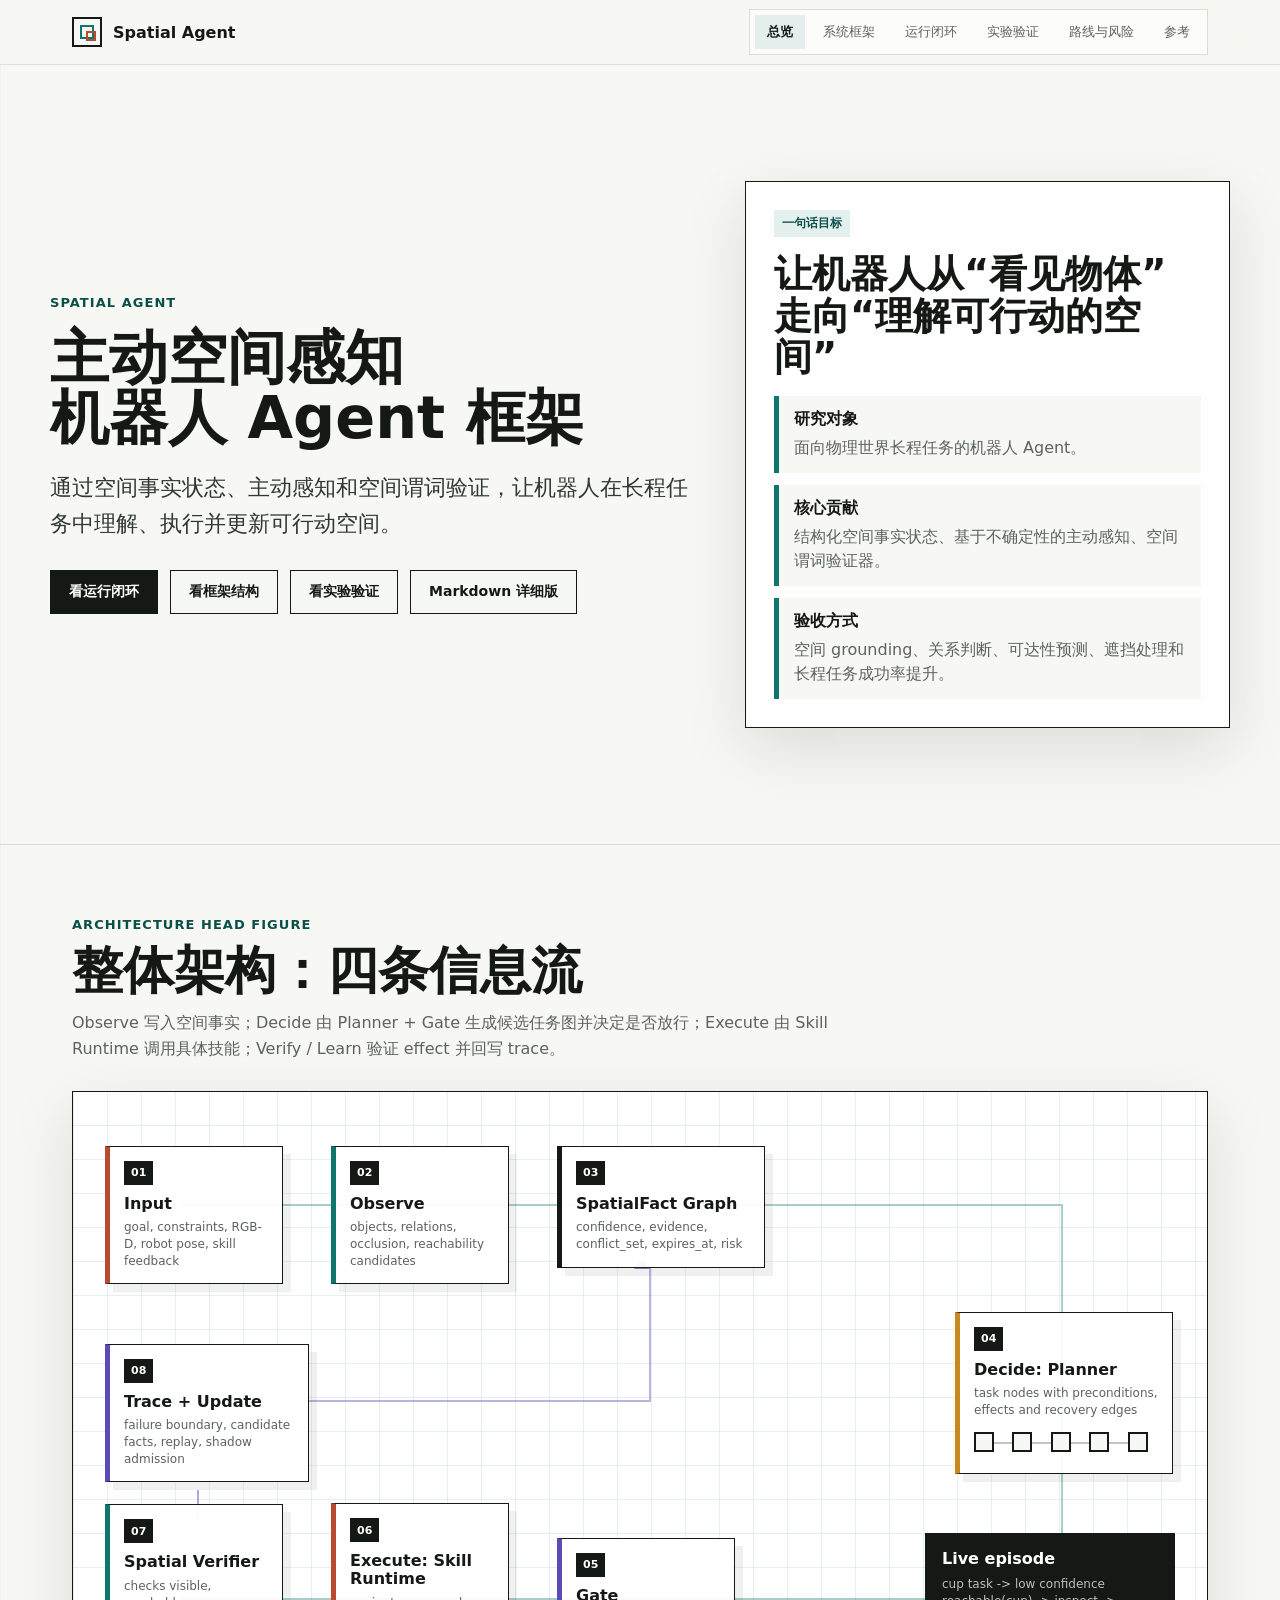
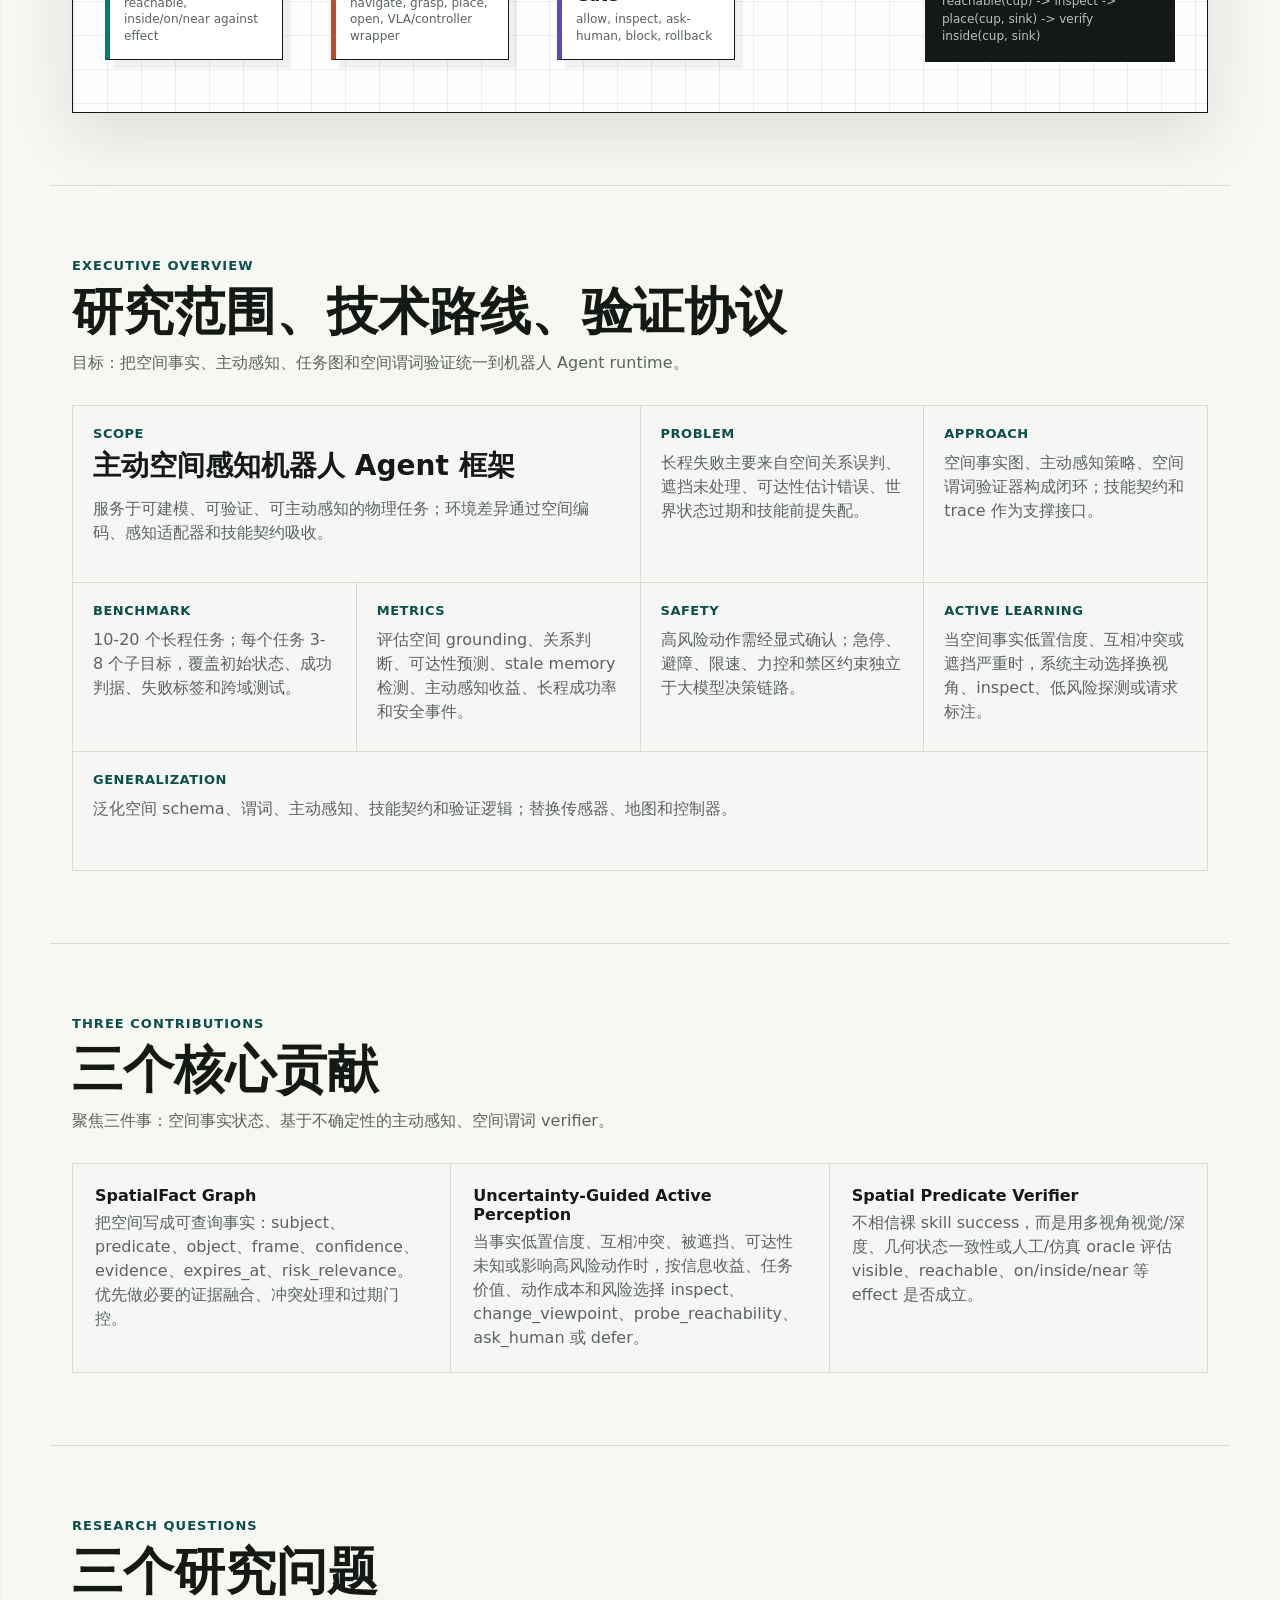
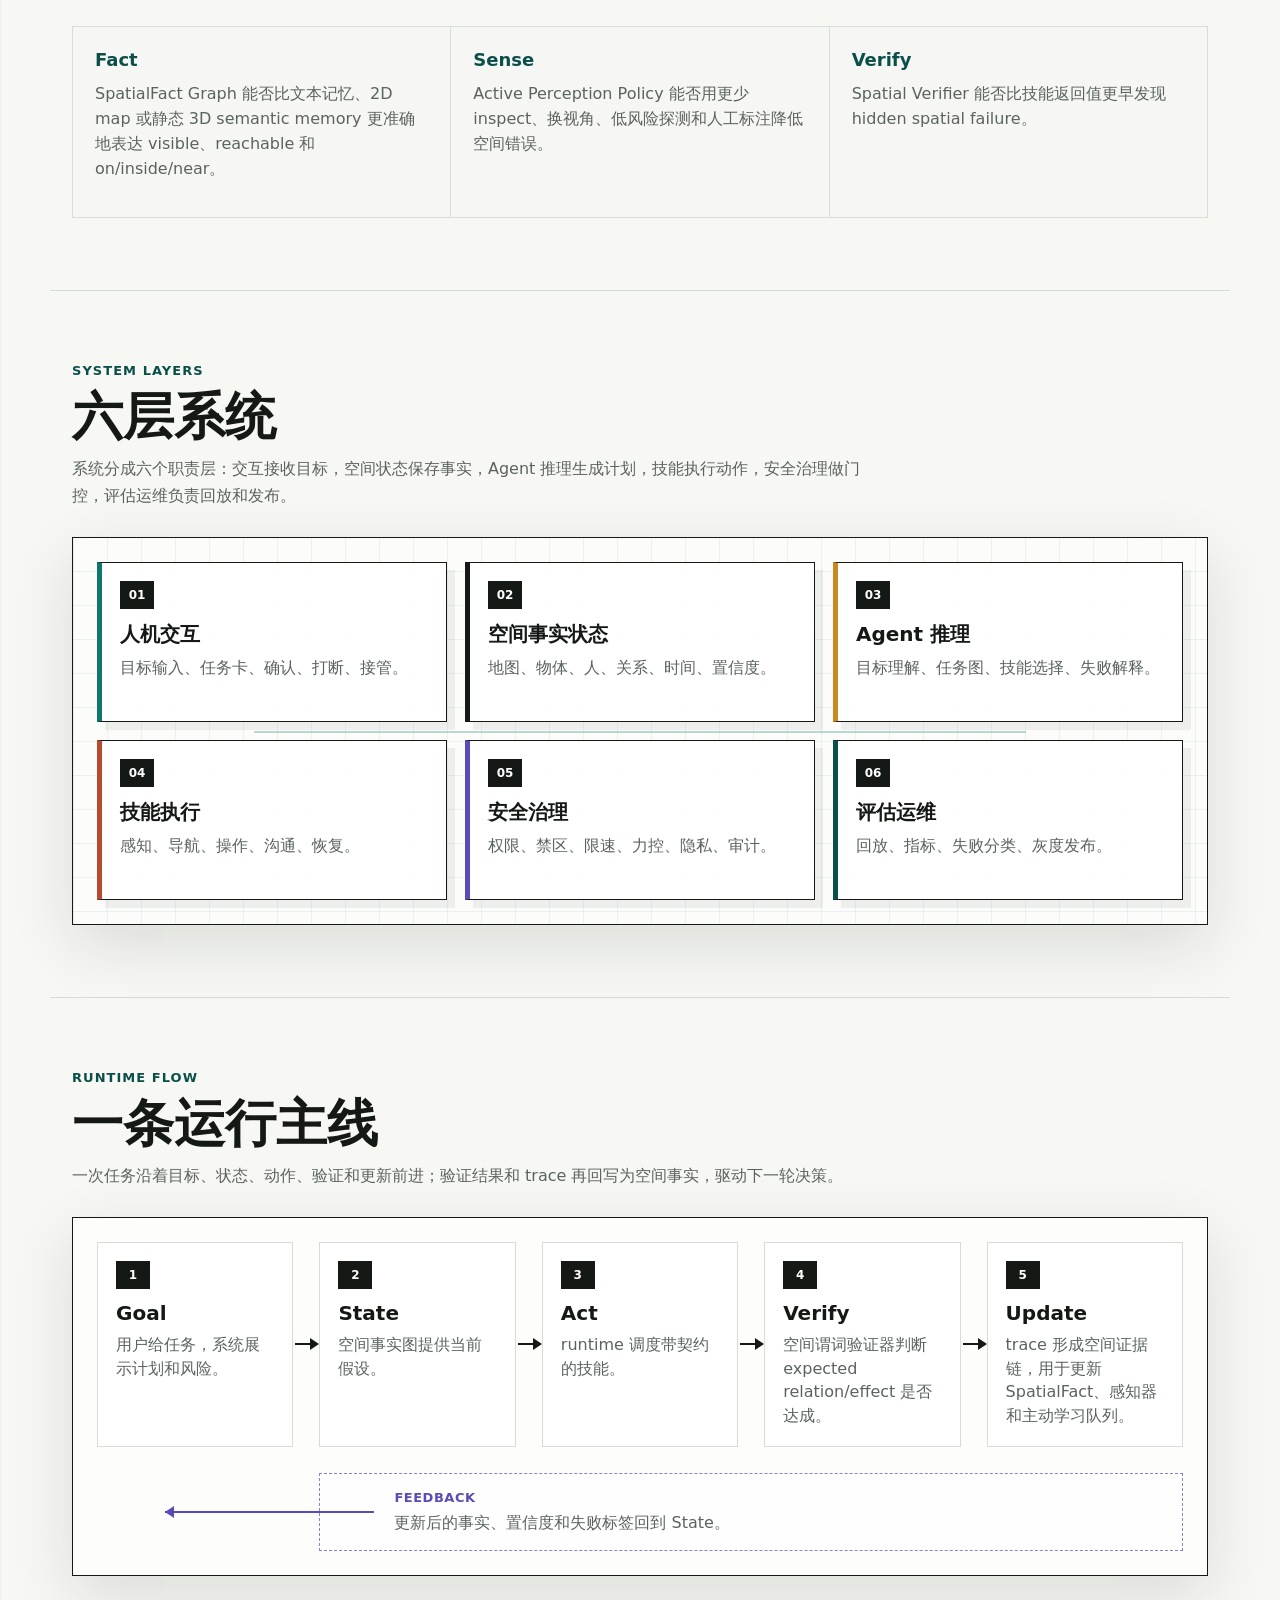
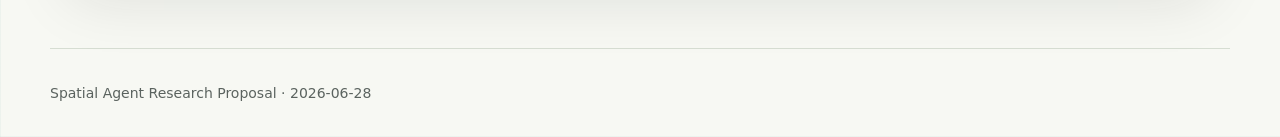
<file: index.html>
<!doctype html>
<html lang="zh-CN">
<head>
  <meta charset="utf-8" />
  <meta name="viewport" content="width=device-width, initial-scale=1" />
  <title>Spatial Agent | 总览</title>
  <meta name="description" content="Spatial Agent：主动空间感知机器人 Agent 框架 proposal" />
  <link rel="icon" href="assets/favicon.svg" type="image/svg+xml" />
  <link rel="stylesheet" href="assets/styles.css?v=20260705-mobile-nav" />
  <link rel="stylesheet" href="assets/clarity.css?v=20260705-mobile-nav" />
</head>
<body>
  <header class="topbar">
    <div class="topbar-inner">
      <a class="brand" href="index.html" aria-label="Spatial Agent">
        <span class="mark" aria-hidden="true"></span>
        <span>Spatial Agent</span>
      </a>
      <nav aria-label="主导航">
        <a href="index.html" class="active" aria-current="page">总览</a>
        <a href="architecture.html">系统框架</a>
        <a href="runtime.html">运行闭环</a>
        <a href="method.html">实验验证</a>
        <a href="roadmap.html">路线与风险</a>
        <a href="sources.html">参考</a>
      </nav>
    </div>
    <div class="progress" aria-hidden="true"><span id="progressBar"></span></div>
  </header>

  <main id="top" class="clarity-main">
    <section class="clarity-hero">
      <div class="wrap hero-grid">
        <div class="hero-copy">
          <div class="eyebrow">Spatial Agent</div>
          <h1><span>主动空间感知</span><span>机器人 Agent 框架</span></h1>
          <p class="hero-lead">通过空间事实状态、主动感知和空间谓词验证，让机器人在长程任务中理解、执行并更新可行动空间。</p>
          <div class="hero-actions">
            <a class="button" href="runtime.html">看运行闭环</a>
            <a class="button secondary" href="architecture.html">看框架结构</a>
            <a class="button secondary" href="method.html">看实验验证</a>
            <a class="button secondary" href="proposal.md">Markdown 详细版</a>
          </div>
        </div>
        <aside class="answer-card">
          <span class="tag">一句话目标</span>
          <h2>让机器人从“看见物体”走向“理解可行动的空间”</h2>
          <div class="answer-list">
            <div><strong>研究对象</strong><span>面向物理世界长程任务的机器人 Agent。</span></div>
            <div><strong>核心贡献</strong><span>结构化空间事实状态、基于不确定性的主动感知、空间谓词验证器。</span></div>
            <div><strong>验收方式</strong><span>空间 grounding、关系判断、可达性预测、遮挡处理和长程任务成功率提升。</span></div>
          </div>
        </aside>
      </div>
    </section>

    <section class="wrap section-compact">
      <div class="section-title">
        <span class="eyebrow">Architecture Head Figure</span>
        <h2>整体架构：四条信息流</h2>
        <p>Observe 写入空间事实；Decide 由 Planner + Gate 生成候选任务图并决定是否放行；Execute 由 Skill Runtime 调用具体技能；Verify / Learn 验证 effect 并回写 trace。</p>
      </div>
      <div class="arch-figure system-cinema sequence-visual" aria-label="Spatial Agent 端到端动画架构图">
        <div class="cinema-stage">
          <div class="cinema-rail rail-main" aria-hidden="true"></div>
          <div class="cinema-rail rail-trace" aria-hidden="true"></div>
          <div class="cinema-rail rail-update" aria-hidden="true"></div>
          <i class="cinema-token token-task" aria-hidden="true"></i>
          <i class="cinema-token token-fact" aria-hidden="true"></i>
          <i class="cinema-token token-action" aria-hidden="true"></i>
          <i class="cinema-token token-feedback" aria-hidden="true"></i>

          <article class="cinema-node node-input">
            <b>01</b>
            <strong>Input</strong>
            <span>goal, constraints, RGB-D, robot pose, skill feedback</span>
          </article>
          <article class="cinema-node node-observe">
            <b>02</b>
            <strong>Observe</strong>
            <span>objects, relations, occlusion, reachability candidates</span>
          </article>
          <article class="cinema-node node-state">
            <b>03</b>
            <strong>SpatialFact Graph</strong>
            <span>confidence, evidence, conflict_set, expires_at, risk</span>
          </article>
          <article class="cinema-node node-planner">
            <b>04</b>
            <strong>Decide: Planner</strong>
            <span>task nodes with preconditions, effects and recovery edges</span>
            <div class="mini-task-graph" aria-hidden="true">
              <i></i><i></i><i></i><i></i><i></i>
            </div>
          </article>
          <article class="cinema-node node-gate">
            <b>05</b>
            <strong>Gate</strong>
            <span>allow, inspect, ask-human, block, rollback</span>
          </article>
          <article class="cinema-node node-skill">
            <b>06</b>
            <strong>Execute: Skill Runtime</strong>
            <span>navigate, grasp, place, open, VLA/controller wrapper</span>
          </article>
          <article class="cinema-node node-verify">
            <b>07</b>
            <strong>Spatial Verifier</strong>
            <span>checks visible, reachable, inside/on/near against effect</span>
          </article>
          <article class="cinema-node node-trace">
            <b>08</b>
            <strong>Trace + Update</strong>
            <span>failure boundary, candidate facts, replay, shadow admission</span>
          </article>

          <div class="cinema-console">
            <strong>Live episode</strong>
            <span>cup task -> low confidence reachable(cup) -> inspect -> place(cup, sink) -> verify inside(cup, sink)</span>
          </div>
        </div>
      </div>
    </section>

    <section class="wrap section-compact">
      <div class="section-title">
        <span class="eyebrow">Executive Overview</span>
        <h2>研究范围、技术路线、验证协议</h2>
        <p>目标：把空间事实、主动感知、任务图和空间谓词验证统一到机器人 Agent runtime。</p>
      </div>
      <div class="overview-dashboard">
        <article class="overview-span">
          <strong>Scope</strong>
          <h3>主动空间感知机器人 Agent 框架</h3>
          <p>服务于可建模、可验证、可主动感知的物理任务；环境差异通过空间编码、感知适配器和技能契约吸收。</p>
        </article>
        <article>
          <strong>Problem</strong>
          <span>长程失败主要来自空间关系误判、遮挡未处理、可达性估计错误、世界状态过期和技能前提失配。</span>
        </article>
        <article>
          <strong>Approach</strong>
          <span>空间事实图、主动感知策略、空间谓词验证器构成闭环；技能契约和 trace 作为支撑接口。</span>
        </article>
        <article>
          <strong>Benchmark</strong>
          <span>10-20 个长程任务；每个任务 3-8 个子目标，覆盖初始状态、成功判据、失败标签和跨域测试。</span>
        </article>
        <article>
          <strong>Metrics</strong>
          <span>评估空间 grounding、关系判断、可达性预测、stale memory 检测、主动感知收益、长程成功率和安全事件。</span>
        </article>
        <article>
          <strong>Safety</strong>
          <span>高风险动作需经显式确认；急停、避障、限速、力控和禁区约束独立于大模型决策链路。</span>
        </article>
        <article>
          <strong>Active Learning</strong>
          <span>当空间事实低置信度、互相冲突或遮挡严重时，系统主动选择换视角、inspect、低风险探测或请求标注。</span>
        </article>
        <article class="overview-full">
          <strong>Generalization</strong>
          <span>泛化空间 schema、谓词、主动感知、技能契约和验证逻辑；替换传感器、地图和控制器。</span>
        </article>
      </div>
    </section>

    <section class="wrap section-compact">
      <div class="section-title">
        <span class="eyebrow">Three Contributions</span>
        <h2>三个核心贡献</h2>
        <p>聚焦三件事：空间事实状态、基于不确定性的主动感知、空间谓词 verifier。</p>
      </div>
      <div class="definition-grid three-up">
        <article><strong>SpatialFact Graph</strong><span>把空间写成可查询事实：subject、predicate、object、frame、confidence、evidence、expires_at、risk_relevance。优先做必要的证据融合、冲突处理和过期门控。</span></article>
        <article><strong>Uncertainty-Guided Active Perception</strong><span>当事实低置信度、互相冲突、被遮挡、可达性未知或影响高风险动作时，按信息收益、任务价值、动作成本和风险选择 inspect、change_viewpoint、probe_reachability、ask_human 或 defer。</span></article>
        <article><strong>Spatial Predicate Verifier</strong><span>不相信裸 skill success，而是用多视角视觉/深度、几何状态一致性或人工/仿真 oracle 评估 visible、reachable、on/inside/near 等 effect 是否成立。</span></article>
      </div>
    </section>

    <section class="wrap section-compact">
      <div class="section-title">
        <span class="eyebrow">Research Questions</span>
        <h2>三个研究问题</h2>
      </div>
      <div class="hypothesis-grid">
        <article>
          <strong>Fact</strong>
          <span>SpatialFact Graph 能否比文本记忆、2D map 或静态 3D semantic memory 更准确地表达 visible、reachable 和 on/inside/near。</span>
        </article>
        <article>
          <strong>Sense</strong>
          <span>Active Perception Policy 能否用更少 inspect、换视角、低风险探测和人工标注降低空间错误。</span>
        </article>
        <article>
          <strong>Verify</strong>
          <span>Spatial Verifier 能否比技能返回值更早发现 hidden spatial failure。</span>
        </article>
      </div>
    </section>

    <section class="wrap section-compact">
      <div class="section-title">
        <span class="eyebrow">System Layers</span>
        <h2>六层系统</h2>
        <p>系统分成六个职责层：交互接收目标，空间状态保存事实，Agent 推理生成计划，技能执行动作，安全治理做门控，评估运维负责回放和发布。</p>
      </div>
      <div class="system-layer-frame" aria-label="六层系统框图">
        <div class="system-layer layer-human"><b>01</b><strong>人机交互</strong><span>目标输入、任务卡、确认、打断、接管。</span></div>
        <div class="system-layer layer-state"><b>02</b><strong>空间事实状态</strong><span>地图、物体、人、关系、时间、置信度。</span></div>
        <div class="system-layer layer-agent"><b>03</b><strong>Agent 推理</strong><span>目标理解、任务图、技能选择、失败解释。</span></div>
        <div class="system-layer layer-skill"><b>04</b><strong>技能执行</strong><span>感知、导航、操作、沟通、恢复。</span></div>
        <div class="system-layer layer-safety"><b>05</b><strong>安全治理</strong><span>权限、禁区、限速、力控、隐私、审计。</span></div>
        <div class="system-layer layer-eval"><b>06</b><strong>评估运维</strong><span>回放、指标、失败分类、灰度发布。</span></div>
      </div>
    </section>

    <section class="wrap section-compact">
      <div class="section-title">
        <span class="eyebrow">Runtime Flow</span>
        <h2>一条运行主线</h2>
        <p>一次任务沿着目标、状态、动作、验证和更新前进；验证结果和 trace 再回写为空间事实，驱动下一轮决策。</p>
      </div>
      <div class="runtime-flow-diagram" aria-label="一条运行主线流程图">
        <div class="runtime-step"><b>1</b><strong>Goal</strong><span>用户给任务，系统展示计划和风险。</span></div>
        <div class="runtime-step"><b>2</b><strong>State</strong><span>空间事实图提供当前假设。</span></div>
        <div class="runtime-step"><b>3</b><strong>Act</strong><span>runtime 调度带契约的技能。</span></div>
        <div class="runtime-step"><b>4</b><strong>Verify</strong><span>空间谓词验证器判断 expected relation/effect 是否达成。</span></div>
        <div class="runtime-step"><b>5</b><strong>Update</strong><span>trace 形成空间证据链，用于更新 SpatialFact、感知器和主动学习队列。</span></div>
        <div class="runtime-feedback"><strong>feedback</strong><span>更新后的事实、置信度和失败标签回到 State。</span></div>
      </div>
    </section>

  </main>

  <footer>
    <div class="wrap">
      <span>Spatial Agent Research Proposal · 2026-06-28</span>
    </div>
  </footer>

  <script src="assets/app.js"></script>
</body>
</html>
</file>
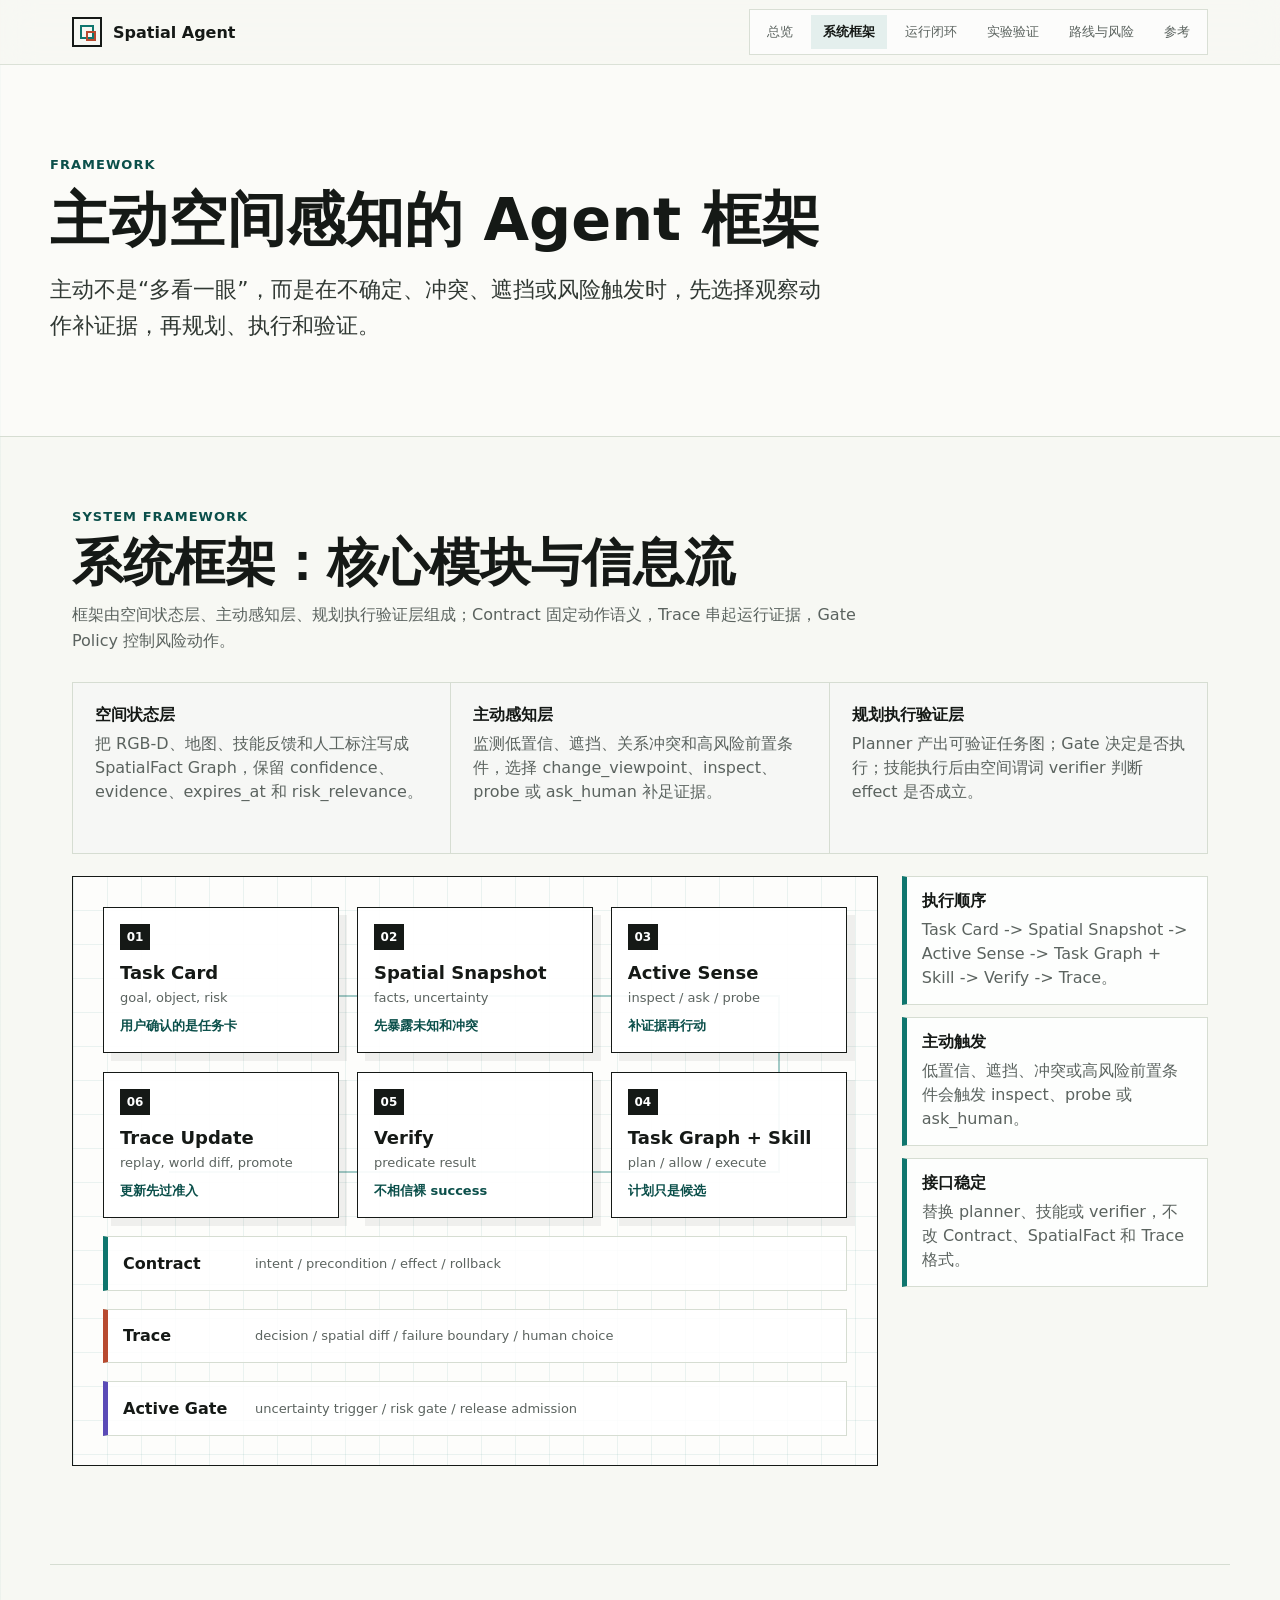
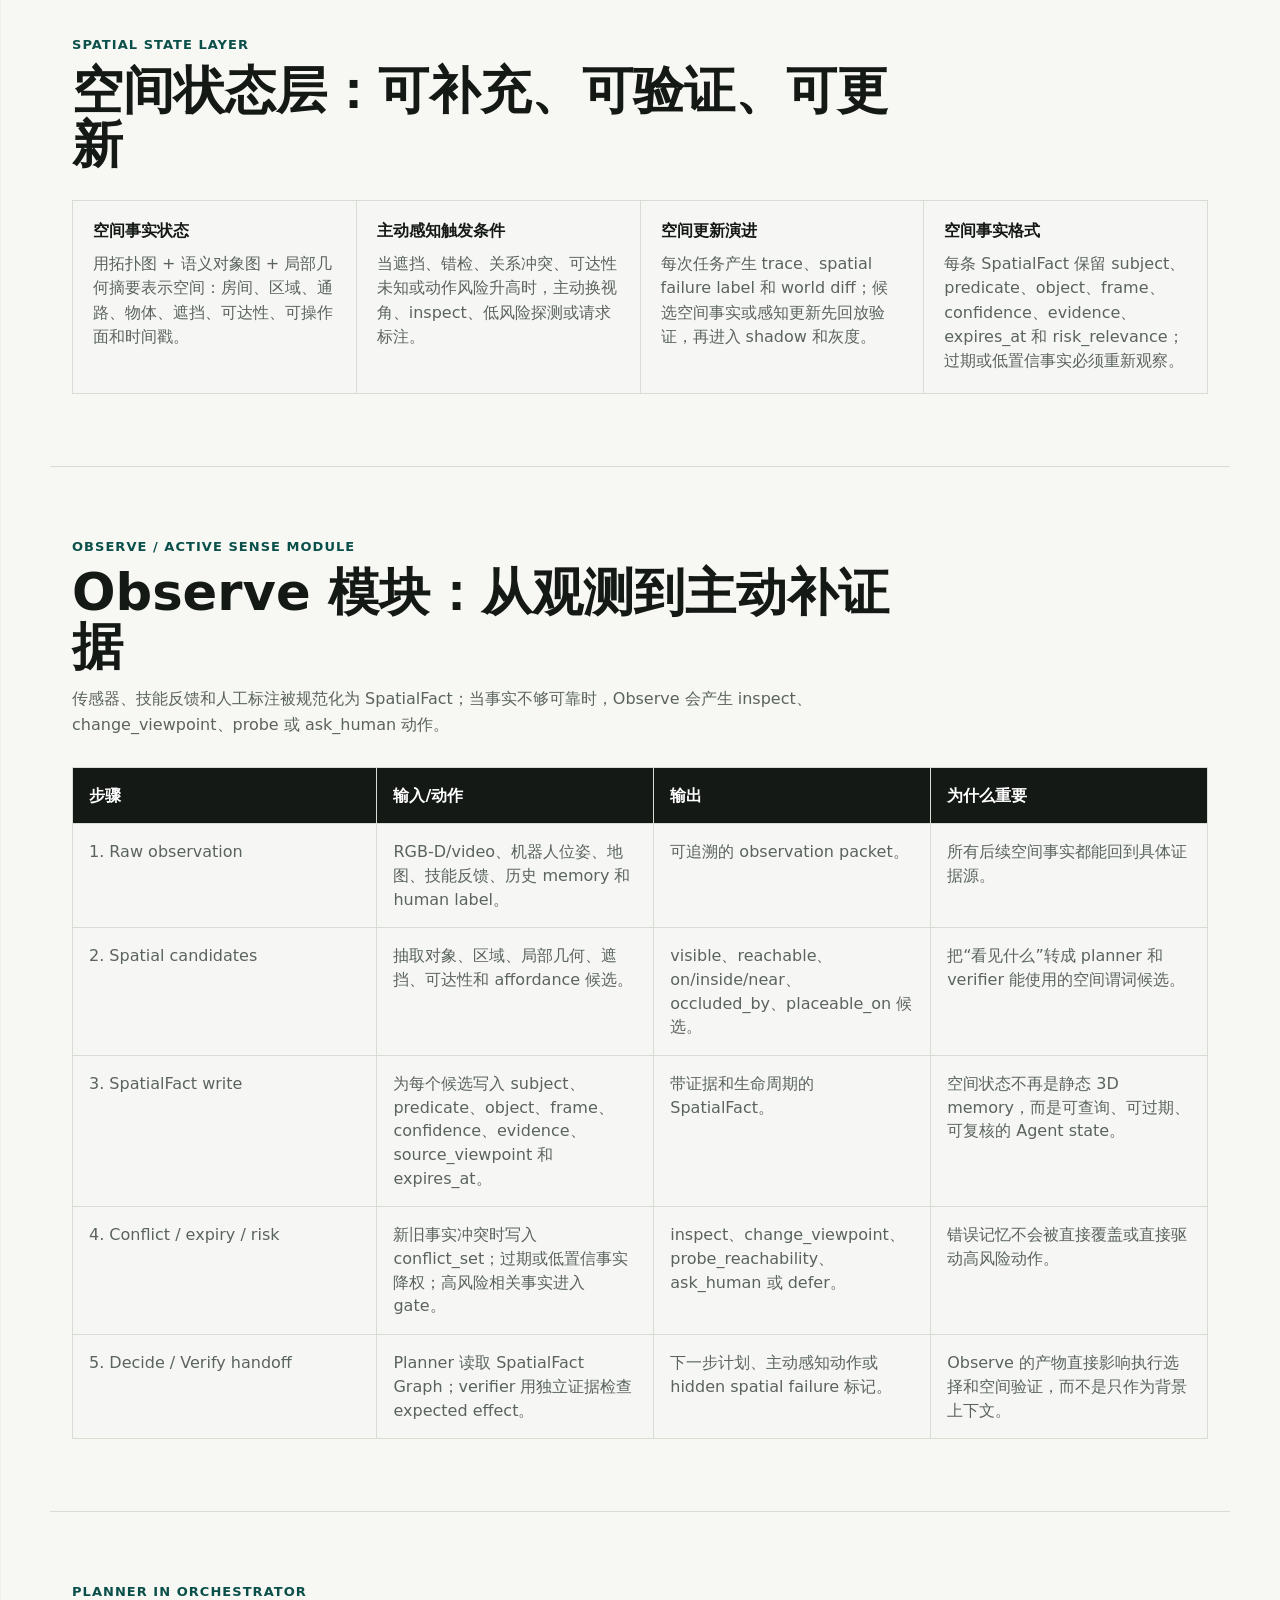
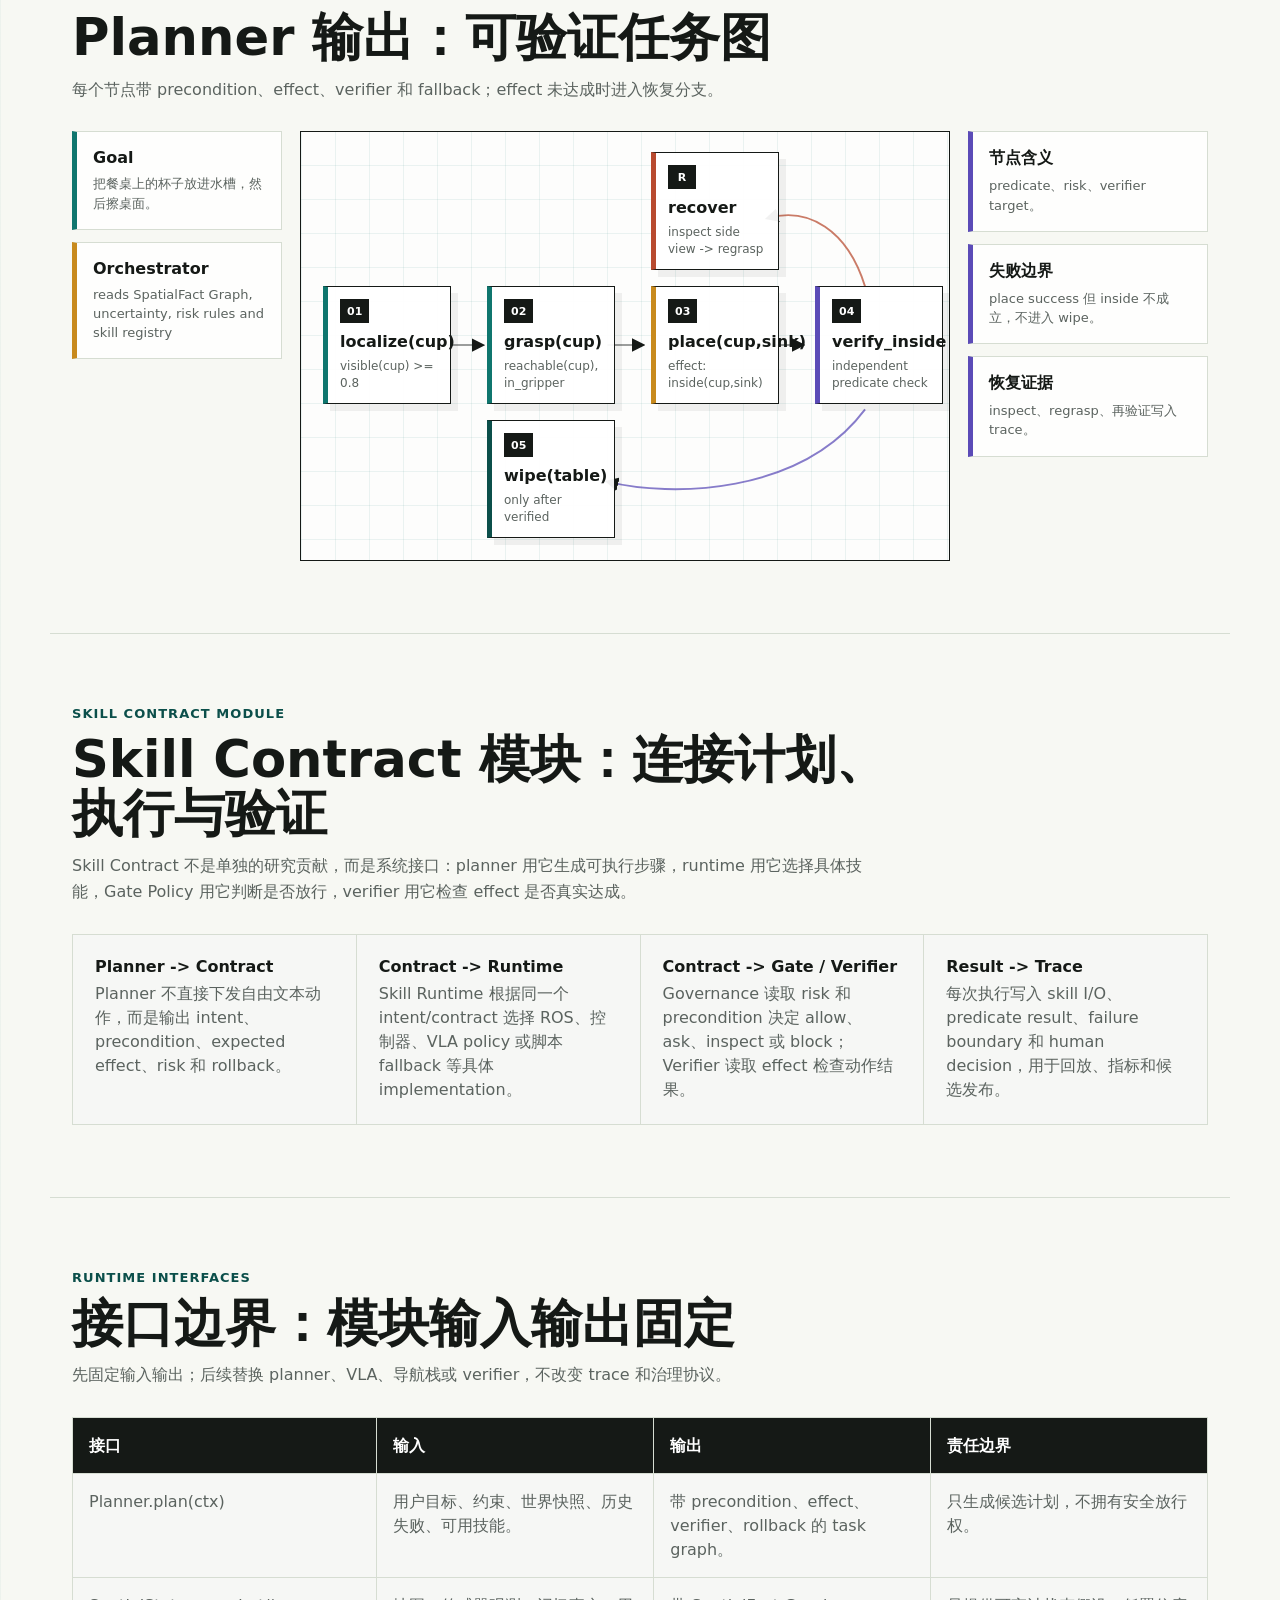
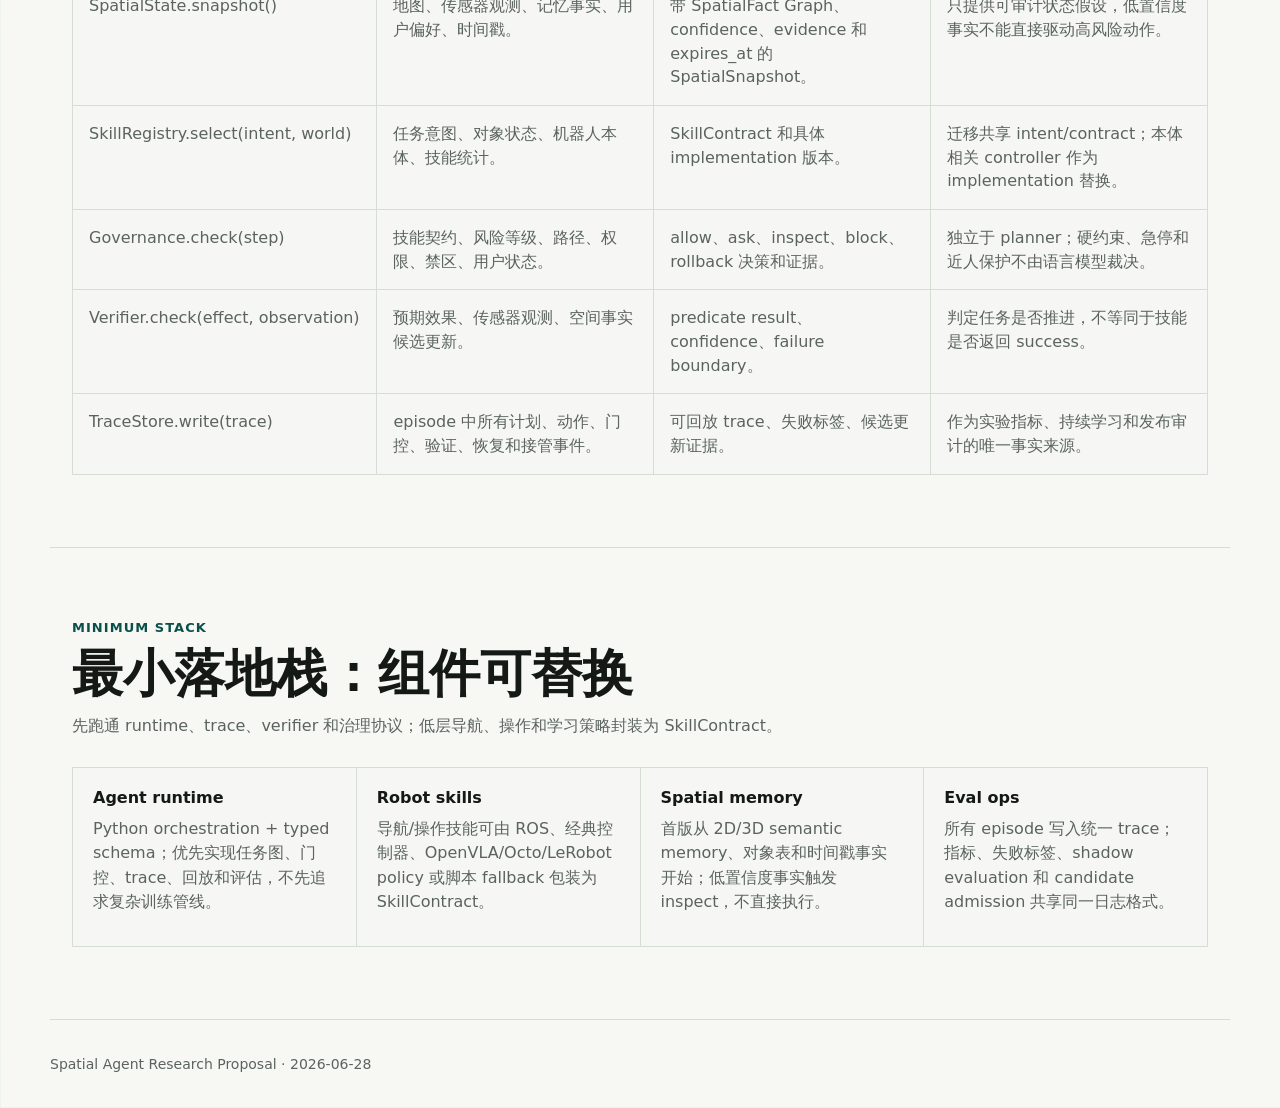
<file: architecture.html>
<!doctype html>
<html lang="zh-CN">
<head>
  <meta charset="utf-8" />
  <meta name="viewport" content="width=device-width, initial-scale=1" />
  <title>Spatial Agent | 系统框架</title>
  <meta name="description" content="Spatial Agent：主动空间感知机器人 Agent 框架 proposal" />
  <link rel="icon" href="assets/favicon.svg" type="image/svg+xml" />
  <link rel="stylesheet" href="assets/styles.css?v=20260705-mobile-nav" />
  <link rel="stylesheet" href="assets/clarity.css?v=20260705-mobile-nav" />
</head>
<body>
  <header class="topbar">
    <div class="topbar-inner">
      <a class="brand" href="index.html" aria-label="Spatial Agent">
        <span class="mark" aria-hidden="true"></span>
        <span>Spatial Agent</span>
      </a>
      <nav aria-label="主导航">
        <a href="index.html">总览</a>
        <a href="architecture.html" class="active" aria-current="page">系统框架</a>
        <a href="runtime.html">运行闭环</a>
        <a href="method.html">实验验证</a>
        <a href="roadmap.html">路线与风险</a>
        <a href="sources.html">参考</a>
      </nav>
    </div>
    <div class="progress" aria-hidden="true"><span id="progressBar"></span></div>
  </header>

  <main id="top" class="clarity-main">
    <section class="page-hero">
      <div class="wrap">
        <span class="eyebrow">Framework</span>
        <h1>主动空间感知的 Agent 框架</h1>
        <p>主动不是“多看一眼”，而是在不确定、冲突、遮挡或风险触发时，先选择观察动作补证据，再规划、执行和验证。</p>
      </div>
    </section>

    <section class="wrap section-compact">
      <div class="section-title">
        <span class="eyebrow">System Framework</span>
        <h2>系统框架：核心模块与信息流</h2>
        <p>框架由空间状态层、主动感知层、规划执行验证层组成；Contract 固定动作语义，Trace 串起运行证据，Gate Policy 控制风险动作。</p>
      </div>
      <div class="definition-grid three-up">
        <article><strong>空间状态层</strong><span>把 RGB-D、地图、技能反馈和人工标注写成 SpatialFact Graph，保留 confidence、evidence、expires_at 和 risk_relevance。</span></article>
        <article><strong>主动感知层</strong><span>监测低置信、遮挡、关系冲突和高风险前置条件，选择 change_viewpoint、inspect、probe 或 ask_human 补足证据。</span></article>
        <article><strong>规划执行验证层</strong><span>Planner 产出可验证任务图；Gate 决定是否执行；技能执行后由空间谓词 verifier 判断 effect 是否成立。</span></article>
      </div>
      <div class="visual-shell process-visual sequence-visual">
        <div class="process-map" aria-label="Spatial Agent 系统模块与信息流">
          <div class="process-line" aria-hidden="true"></div>
          <div class="process-step step-1"><b>01</b><strong>Task Card</strong><span>goal, object, risk</span><em>用户确认的是任务卡</em></div>
          <div class="process-step step-2"><b>02</b><strong>Spatial Snapshot</strong><span>facts, uncertainty</span><em>先暴露未知和冲突</em></div>
          <div class="process-step step-3"><b>03</b><strong>Active Sense</strong><span>inspect / ask / probe</span><em>补证据再行动</em></div>
          <div class="process-step step-4"><b>04</b><strong>Task Graph + Skill</strong><span>plan / allow / execute</span><em>计划只是候选</em></div>
          <div class="process-step step-5"><b>05</b><strong>Verify</strong><span>predicate result</span><em>不相信裸 success</em></div>
          <div class="process-step step-6"><b>06</b><strong>Trace Update</strong><span>replay, world diff, promote</span><em>更新先过准入</em></div>
          <div class="evidence-band band-contract"><strong>Contract</strong><span>intent / precondition / effect / rollback</span></div>
          <div class="evidence-band band-trace"><strong>Trace</strong><span>decision / spatial diff / failure boundary / human choice</span></div>
          <div class="evidence-band band-policy"><strong>Active Gate</strong><span>uncertainty trigger / risk gate / release admission</span></div>
          <i class="process-marker" aria-hidden="true"></i>
        </div>
        <aside class="visual-caption compact">
          <div><strong>执行顺序</strong><span>Task Card -> Spatial Snapshot -> Active Sense -> Task Graph + Skill -> Verify -> Trace。</span></div>
          <div><strong>主动触发</strong><span>低置信、遮挡、冲突或高风险前置条件会触发 inspect、probe 或 ask_human。</span></div>
          <div><strong>接口稳定</strong><span>替换 planner、技能或 verifier，不改 Contract、SpatialFact 和 Trace 格式。</span></div>
        </aside>
      </div>
    </section>

    <section class="wrap section-compact">
      <div class="section-title">
        <span class="eyebrow">Spatial State Layer</span>
        <h2>空间状态层：可补充、可验证、可更新</h2>
      </div>
      <div class="env-grid">
        <article>
          <strong>空间事实状态</strong>
          <span>用拓扑图 + 语义对象图 + 局部几何摘要表示空间：房间、区域、通路、物体、遮挡、可达性、可操作面和时间戳。</span>
        </article>
        <article>
          <strong>主动感知触发条件</strong>
          <span>当遮挡、错检、关系冲突、可达性未知或动作风险升高时，主动换视角、inspect、低风险探测或请求标注。</span>
        </article>
        <article>
          <strong>空间更新演进</strong>
          <span>每次任务产生 trace、spatial failure label 和 world diff；候选空间事实或感知更新先回放验证，再进入 shadow 和灰度。</span>
        </article>
        <article>
          <strong>空间事实格式</strong>
          <span>每条 SpatialFact 保留 subject、predicate、object、frame、confidence、evidence、expires_at 和 risk_relevance；过期或低置信事实必须重新观察。</span>
        </article>
      </div>
    </section>

    <section class="wrap section-compact">
      <div class="section-title">
        <span class="eyebrow">Observe / Active Sense Module</span>
        <h2>Observe 模块：从观测到主动补证据</h2>
        <p>传感器、技能反馈和人工标注被规范化为 SpatialFact；当事实不够可靠时，Observe 会产生 inspect、change_viewpoint、probe 或 ask_human 动作。</p>
      </div>
      <div class="test-matrix">
        <div class="matrix-head"><span>步骤</span><span>输入/动作</span><span>输出</span><span>为什么重要</span></div>
        <div>
          <span>1. Raw observation</span>
          <span>RGB-D/video、机器人位姿、地图、技能反馈、历史 memory 和 human label。</span>
          <span>可追溯的 observation packet。</span>
          <span>所有后续空间事实都能回到具体证据源。</span>
        </div>
        <div>
          <span>2. Spatial candidates</span>
          <span>抽取对象、区域、局部几何、遮挡、可达性和 affordance 候选。</span>
          <span>visible、reachable、on/inside/near、occluded_by、placeable_on 候选。</span>
          <span>把“看见什么”转成 planner 和 verifier 能使用的空间谓词候选。</span>
        </div>
        <div>
          <span>3. SpatialFact write</span>
          <span>为每个候选写入 subject、predicate、object、frame、confidence、evidence、source_viewpoint 和 expires_at。</span>
          <span>带证据和生命周期的 SpatialFact。</span>
          <span>空间状态不再是静态 3D memory，而是可查询、可过期、可复核的 Agent state。</span>
        </div>
        <div>
          <span>4. Conflict / expiry / risk</span>
          <span>新旧事实冲突时写入 conflict_set；过期或低置信事实降权；高风险相关事实进入 gate。</span>
          <span>inspect、change_viewpoint、probe_reachability、ask_human 或 defer。</span>
          <span>错误记忆不会被直接覆盖或直接驱动高风险动作。</span>
        </div>
        <div>
          <span>5. Decide / Verify handoff</span>
          <span>Planner 读取 SpatialFact Graph；verifier 用独立证据检查 expected effect。</span>
          <span>下一步计划、主动感知动作或 hidden spatial failure 标记。</span>
          <span>Observe 的产物直接影响执行选择和空间验证，而不是只作为背景上下文。</span>
        </div>
      </div>
    </section>

    <section class="wrap section-compact" id="planner-orchestrator">
      <div class="section-title">
        <span class="eyebrow">Planner In Orchestrator</span>
        <h2>Planner 输出：可验证任务图</h2>
        <p>每个节点带 precondition、effect、verifier 和 fallback；effect 未达成时进入恢复分支。</p>
      </div>
      <div class="planner-stage sequence-visual" aria-label="Planner in Orchestrator 动画任务图">
        <div class="planner-left">
          <div class="planner-prompt">
            <strong>Goal</strong>
            <span>把餐桌上的杯子放进水槽，然后擦桌面。</span>
          </div>
          <div class="planner-orchestrator">
            <strong>Orchestrator</strong>
            <span>reads SpatialFact Graph, uncertainty, risk rules and skill registry</span>
          </div>
        </div>
        <div class="planner-graph" aria-hidden="true">
          <svg viewBox="0 0 664 430" role="img" aria-label="任务节点图">
            <defs>
              <marker id="plannerArrow" viewBox="0 0 10 10" refX="8" refY="5" markerWidth="7" markerHeight="7" orient="auto"><path d="M0 0 L10 5 L0 10z"></path></marker>
            </defs>
            <path class="planner-edge e1" d="M150 214 C164 214, 172 214, 186 214" marker-end="url(#plannerArrow)"></path>
            <path class="planner-edge e2" d="M314 214 C328 214, 336 214, 350 214" marker-end="url(#plannerArrow)"></path>
            <path class="planner-edge e3" d="M478 214 C492 214, 500 214, 514 214" marker-end="url(#plannerArrow)"></path>
            <path class="planner-edge e4" d="M578 154 C560 96, 520 72, 478 84" marker-end="url(#plannerArrow)"></path>
            <path class="planner-edge e5" d="M578 280 C512 368, 378 370, 314 354" marker-end="url(#plannerArrow)"></path>
          </svg>
          <article class="task-node task-localize"><b>01</b><strong>localize(cup)</strong><span>visible(cup) >= 0.8</span></article>
          <article class="task-node task-grasp"><b>02</b><strong>grasp(cup)</strong><span>reachable(cup), in_gripper</span></article>
          <article class="task-node task-place"><b>03</b><strong>place(cup,sink)</strong><span>effect: inside(cup,sink)</span></article>
          <article class="task-node task-verify"><b>04</b><strong>verify_inside</strong><span>independent predicate check</span></article>
          <article class="task-node task-recover"><b>R</b><strong>recover</strong><span>inspect side view -> regrasp</span></article>
          <article class="task-node task-wipe"><b>05</b><strong>wipe(table)</strong><span>only after verified</span></article>
          <i class="planner-cursor"></i>
          <i class="planner-wave wave-a"></i>
          <i class="planner-wave wave-b"></i>
        </div>
        <aside class="planner-caption">
          <div><strong>节点含义</strong><span>predicate、risk、verifier target。</span></div>
          <div><strong>失败边界</strong><span>place success 但 inside 不成立，不进入 wipe。</span></div>
          <div><strong>恢复证据</strong><span>inspect、regrasp、再验证写入 trace。</span></div>
        </aside>
      </div>
    </section>

    <section class="wrap section-compact">
      <div class="section-title">
        <span class="eyebrow">Skill Contract Module</span>
        <h2>Skill Contract 模块：连接计划、执行与验证</h2>
        <p>Skill Contract 不是单独的研究贡献，而是系统接口：planner 用它生成可执行步骤，runtime 用它选择具体技能，Gate Policy 用它判断是否放行，verifier 用它检查 effect 是否真实达成。</p>
      </div>
      <div class="contract-grid connection-grid">
        <article><strong>Planner -> Contract</strong><span>Planner 不直接下发自由文本动作，而是输出 intent、precondition、expected effect、risk 和 rollback。</span></article>
        <article><strong>Contract -> Runtime</strong><span>Skill Runtime 根据同一个 intent/contract 选择 ROS、控制器、VLA policy 或脚本 fallback 等具体 implementation。</span></article>
        <article><strong>Contract -> Gate / Verifier</strong><span>Governance 读取 risk 和 precondition 决定 allow、ask、inspect 或 block；Verifier 读取 effect 检查动作结果。</span></article>
        <article><strong>Result -> Trace</strong><span>每次执行写入 skill I/O、predicate result、failure boundary 和 human decision，用于回放、指标和候选发布。</span></article>
      </div>
    </section>

    <section class="wrap section-compact">
      <div class="section-title">
        <span class="eyebrow">Runtime Interfaces</span>
        <h2>接口边界：模块输入输出固定</h2>
        <p>先固定输入输出；后续替换 planner、VLA、导航栈或 verifier，不改变 trace 和治理协议。</p>
      </div>
      <div class="test-matrix">
        <div class="matrix-head"><span>接口</span><span>输入</span><span>输出</span><span>责任边界</span></div>
        <div>
          <span>Planner.plan(ctx)</span>
          <span>用户目标、约束、世界快照、历史失败、可用技能。</span>
          <span>带 precondition、effect、verifier、rollback 的 task graph。</span>
          <span>只生成候选计划，不拥有安全放行权。</span>
        </div>
        <div>
          <span>SpatialState.snapshot()</span>
          <span>地图、传感器观测、记忆事实、用户偏好、时间戳。</span>
          <span>带 SpatialFact Graph、confidence、evidence 和 expires_at 的 SpatialSnapshot。</span>
          <span>只提供可审计状态假设，低置信度事实不能直接驱动高风险动作。</span>
        </div>
        <div>
          <span>SkillRegistry.select(intent, world)</span>
          <span>任务意图、对象状态、机器人本体、技能统计。</span>
          <span>SkillContract 和具体 implementation 版本。</span>
          <span>迁移共享 intent/contract；本体相关 controller 作为 implementation 替换。</span>
        </div>
        <div>
          <span>Governance.check(step)</span>
          <span>技能契约、风险等级、路径、权限、禁区、用户状态。</span>
          <span>allow、ask、inspect、block、rollback 决策和证据。</span>
          <span>独立于 planner；硬约束、急停和近人保护不由语言模型裁决。</span>
        </div>
        <div>
          <span>Verifier.check(effect, observation)</span>
          <span>预期效果、传感器观测、空间事实候选更新。</span>
          <span>predicate result、confidence、failure boundary。</span>
          <span>判定任务是否推进，不等同于技能是否返回 success。</span>
        </div>
        <div>
          <span>TraceStore.write(trace)</span>
          <span>episode 中所有计划、动作、门控、验证、恢复和接管事件。</span>
          <span>可回放 trace、失败标签、候选更新证据。</span>
          <span>作为实验指标、持续学习和发布审计的唯一事实来源。</span>
        </div>
      </div>
    </section>

    <section class="wrap section-compact">
      <div class="section-title">
        <span class="eyebrow">Minimum Stack</span>
        <h2>最小落地栈：组件可替换</h2>
        <p>先跑通 runtime、trace、verifier 和治理协议；低层导航、操作和学习策略封装为 SkillContract。</p>
      </div>
      <div class="env-grid">
        <article>
          <strong>Agent runtime</strong>
          <span>Python orchestration + typed schema；优先实现任务图、门控、trace、回放和评估，不先追求复杂训练管线。</span>
        </article>
        <article>
          <strong>Robot skills</strong>
          <span>导航/操作技能可由 ROS、经典控制器、OpenVLA/Octo/LeRobot policy 或脚本 fallback 包装为 SkillContract。</span>
        </article>
        <article>
          <strong>Spatial memory</strong>
          <span>首版从 2D/3D semantic memory、对象表和时间戳事实开始；低置信度事实触发 inspect，不直接执行。</span>
        </article>
        <article>
          <strong>Eval ops</strong>
          <span>所有 episode 写入统一 trace；指标、失败标签、shadow evaluation 和 candidate admission 共享同一日志格式。</span>
        </article>
      </div>
    </section>

  </main>

  <footer>
    <div class="wrap">
      <span>Spatial Agent Research Proposal · 2026-06-28</span>
    </div>
  </footer>

  <script src="assets/app.js"></script>
</body>
</html>
</file>
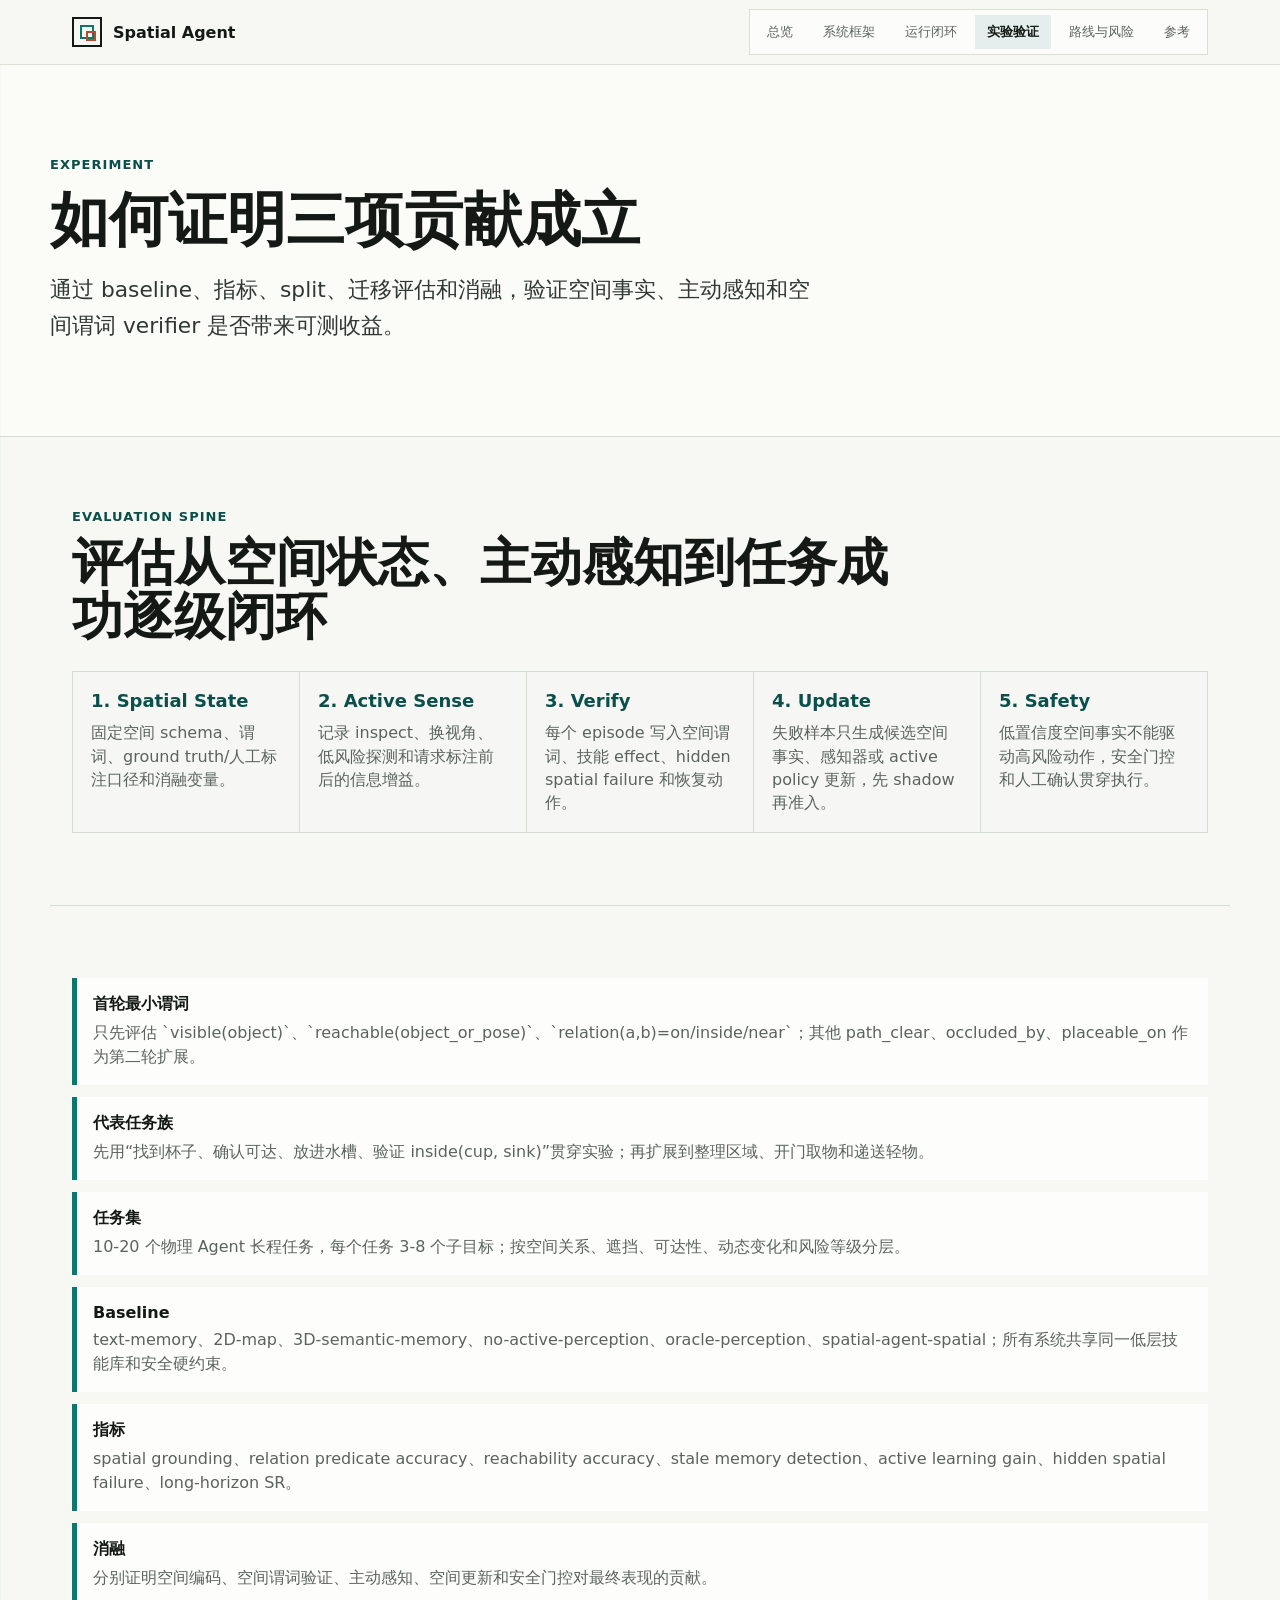
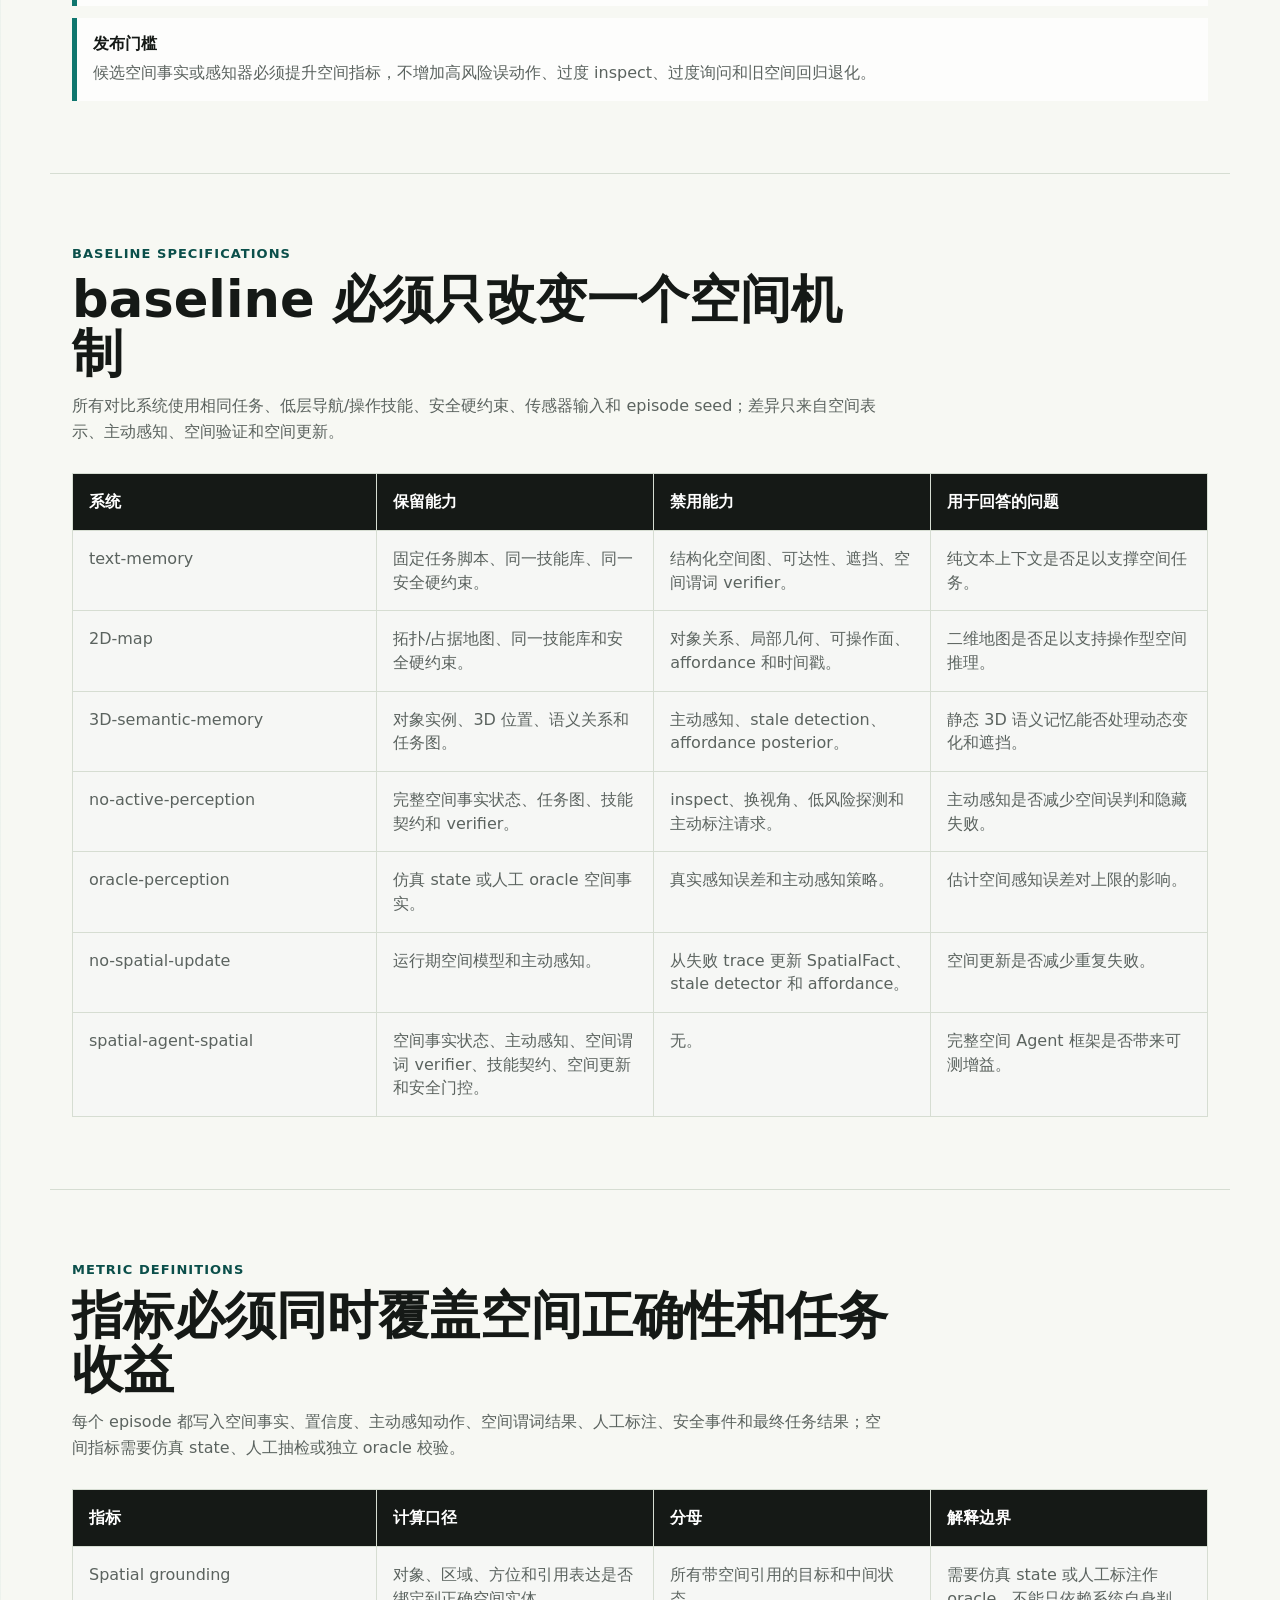
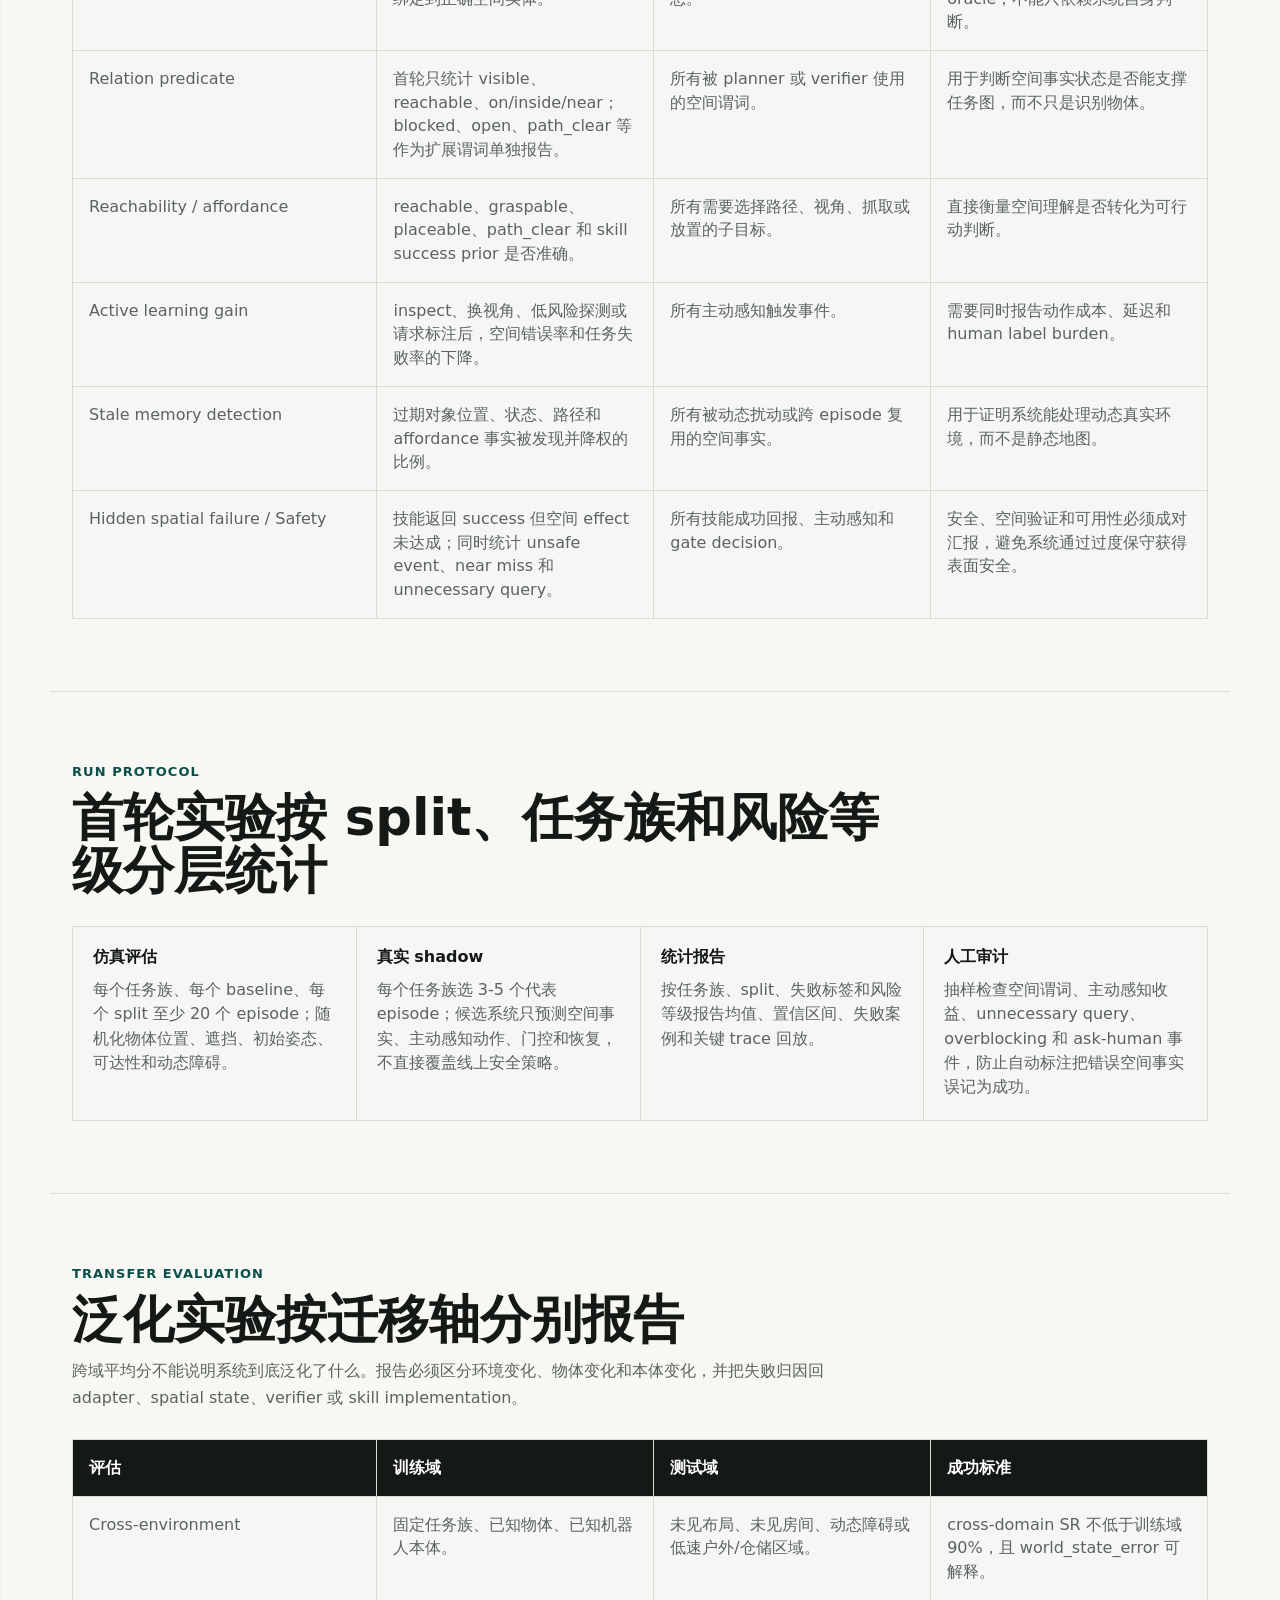
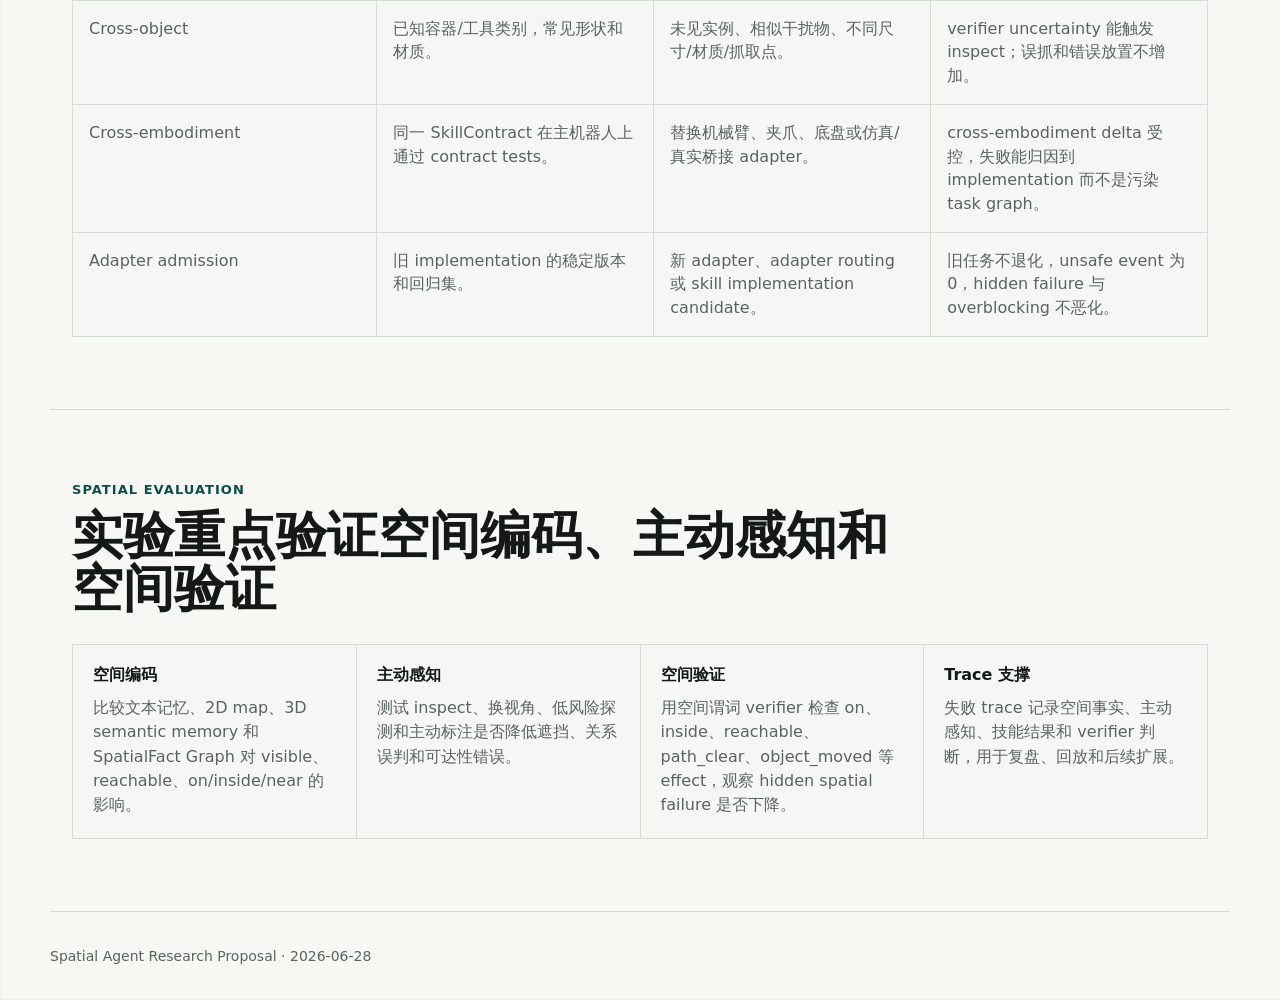
<file: method.html>
<!doctype html>
<html lang="zh-CN">
<head>
  <meta charset="utf-8" />
  <meta name="viewport" content="width=device-width, initial-scale=1" />
  <title>Spatial Agent | 实验验证</title>
  <meta name="description" content="Spatial Agent：主动空间感知机器人 Agent 框架 proposal" />
  <link rel="icon" href="assets/favicon.svg" type="image/svg+xml" />
  <link rel="stylesheet" href="assets/styles.css?v=20260705-mobile-nav" />
  <link rel="stylesheet" href="assets/clarity.css?v=20260705-mobile-nav" />
</head>
<body>
  <header class="topbar">
    <div class="topbar-inner">
      <a class="brand" href="index.html" aria-label="Spatial Agent">
        <span class="mark" aria-hidden="true"></span>
        <span>Spatial Agent</span>
      </a>
      <nav aria-label="主导航">
        <a href="index.html">总览</a>
        <a href="architecture.html">系统框架</a>
        <a href="runtime.html">运行闭环</a>
        <a href="method.html" class="active" aria-current="page">实验验证</a>
        <a href="roadmap.html">路线与风险</a>
        <a href="sources.html">参考</a>
      </nav>
    </div>
    <div class="progress" aria-hidden="true"><span id="progressBar"></span></div>
  </header>

  <main id="top" class="clarity-main">
    <section class="page-hero">
      <div class="wrap">
        <span class="eyebrow">Experiment</span>
        <h1>如何证明三项贡献成立</h1>
        <p>通过 baseline、指标、split、迁移评估和消融，验证空间事实、主动感知和空间谓词 verifier 是否带来可测收益。</p>
      </div>
    </section>

    <section class="wrap section-compact">
      <div class="section-title">
        <span class="eyebrow">Evaluation Spine</span>
        <h2>评估从空间状态、主动感知到任务成功逐级闭环</h2>
      </div>
      <div class="flow-strip release-flow">
        <div><strong>1. Spatial State</strong><span>固定空间 schema、谓词、ground truth/人工标注口径和消融变量。</span></div>
        <div><strong>2. Active Sense</strong><span>记录 inspect、换视角、低风险探测和请求标注前后的信息增益。</span></div>
        <div><strong>3. Verify</strong><span>每个 episode 写入空间谓词、技能 effect、hidden spatial failure 和恢复动作。</span></div>
        <div><strong>4. Update</strong><span>失败样本只生成候选空间事实、感知器或 active policy 更新，先 shadow 再准入。</span></div>
        <div><strong>5. Safety</strong><span>低置信度空间事实不能驱动高风险动作，安全门控和人工确认贯穿执行。</span></div>
      </div>
    </section>

    <section class="wrap section-compact">
      <div class="protocol-table">
        <div><strong>首轮最小谓词</strong><span>只先评估 `visible(object)`、`reachable(object_or_pose)`、`relation(a,b)=on/inside/near`；其他 path_clear、occluded_by、placeable_on 作为第二轮扩展。</span></div>
        <div><strong>代表任务族</strong><span>先用“找到杯子、确认可达、放进水槽、验证 inside(cup, sink)”贯穿实验；再扩展到整理区域、开门取物和递送轻物。</span></div>
        <div><strong>任务集</strong><span>10-20 个物理 Agent 长程任务，每个任务 3-8 个子目标；按空间关系、遮挡、可达性、动态变化和风险等级分层。</span></div>
        <div><strong>Baseline</strong><span>text-memory、2D-map、3D-semantic-memory、no-active-perception、oracle-perception、spatial-agent-spatial；所有系统共享同一低层技能库和安全硬约束。</span></div>
        <div><strong>指标</strong><span>spatial grounding、relation predicate accuracy、reachability accuracy、stale memory detection、active learning gain、hidden spatial failure、long-horizon SR。</span></div>
        <div><strong>消融</strong><span>分别证明空间编码、空间谓词验证、主动感知、空间更新和安全门控对最终表现的贡献。</span></div>
        <div><strong>发布门槛</strong><span>候选空间事实或感知器必须提升空间指标，不增加高风险误动作、过度 inspect、过度询问和旧空间回归退化。</span></div>
      </div>
    </section>

    <section class="wrap section-compact">
      <div class="section-title">
        <span class="eyebrow">Baseline Specifications</span>
        <h2>baseline 必须只改变一个空间机制</h2>
        <p>所有对比系统使用相同任务、低层导航/操作技能、安全硬约束、传感器输入和 episode seed；差异只来自空间表示、主动感知、空间验证和空间更新。</p>
      </div>
      <div class="test-matrix">
        <div class="matrix-head"><span>系统</span><span>保留能力</span><span>禁用能力</span><span>用于回答的问题</span></div>
        <div>
          <span>text-memory</span>
          <span>固定任务脚本、同一技能库、同一安全硬约束。</span>
          <span>结构化空间图、可达性、遮挡、空间谓词 verifier。</span>
          <span>纯文本上下文是否足以支撑空间任务。</span>
        </div>
        <div>
          <span>2D-map</span>
          <span>拓扑/占据地图、同一技能库和安全硬约束。</span>
          <span>对象关系、局部几何、可操作面、affordance 和时间戳。</span>
          <span>二维地图是否足以支持操作型空间推理。</span>
        </div>
        <div>
          <span>3D-semantic-memory</span>
          <span>对象实例、3D 位置、语义关系和任务图。</span>
          <span>主动感知、stale detection、affordance posterior。</span>
          <span>静态 3D 语义记忆能否处理动态变化和遮挡。</span>
        </div>
        <div>
          <span>no-active-perception</span>
          <span>完整空间事实状态、任务图、技能契约和 verifier。</span>
          <span>inspect、换视角、低风险探测和主动标注请求。</span>
          <span>主动感知是否减少空间误判和隐藏失败。</span>
        </div>
        <div>
          <span>oracle-perception</span>
          <span>仿真 state 或人工 oracle 空间事实。</span>
          <span>真实感知误差和主动感知策略。</span>
          <span>估计空间感知误差对上限的影响。</span>
        </div>
        <div>
          <span>no-spatial-update</span>
          <span>运行期空间模型和主动感知。</span>
          <span>从失败 trace 更新 SpatialFact、stale detector 和 affordance。</span>
          <span>空间更新是否减少重复失败。</span>
        </div>
        <div>
          <span>spatial-agent-spatial</span>
          <span>空间事实状态、主动感知、空间谓词 verifier、技能契约、空间更新和安全门控。</span>
          <span>无。</span>
          <span>完整空间 Agent 框架是否带来可测增益。</span>
        </div>
      </div>
    </section>

    <section class="wrap section-compact">
      <div class="section-title">
        <span class="eyebrow">Metric Definitions</span>
        <h2>指标必须同时覆盖空间正确性和任务收益</h2>
        <p>每个 episode 都写入空间事实、置信度、主动感知动作、空间谓词结果、人工标注、安全事件和最终任务结果；空间指标需要仿真 state、人工抽检或独立 oracle 校验。</p>
      </div>
      <div class="test-matrix">
        <div class="matrix-head"><span>指标</span><span>计算口径</span><span>分母</span><span>解释边界</span></div>
        <div>
          <span>Spatial grounding</span>
          <span>对象、区域、方位和引用表达是否绑定到正确空间实体。</span>
          <span>所有带空间引用的目标和中间状态。</span>
          <span>需要仿真 state 或人工标注作 oracle，不能只依赖系统自身判断。</span>
        </div>
        <div>
          <span>Relation predicate</span>
          <span>首轮只统计 visible、reachable、on/inside/near；blocked、open、path_clear 等作为扩展谓词单独报告。</span>
          <span>所有被 planner 或 verifier 使用的空间谓词。</span>
          <span>用于判断空间事实状态是否能支撑任务图，而不只是识别物体。</span>
        </div>
        <div>
          <span>Reachability / affordance</span>
          <span>reachable、graspable、placeable、path_clear 和 skill success prior 是否准确。</span>
          <span>所有需要选择路径、视角、抓取或放置的子目标。</span>
          <span>直接衡量空间理解是否转化为可行动判断。</span>
        </div>
        <div>
          <span>Active learning gain</span>
          <span>inspect、换视角、低风险探测或请求标注后，空间错误率和任务失败率的下降。</span>
          <span>所有主动感知触发事件。</span>
          <span>需要同时报告动作成本、延迟和 human label burden。</span>
        </div>
        <div>
          <span>Stale memory detection</span>
          <span>过期对象位置、状态、路径和 affordance 事实被发现并降权的比例。</span>
          <span>所有被动态扰动或跨 episode 复用的空间事实。</span>
          <span>用于证明系统能处理动态真实环境，而不是静态地图。</span>
        </div>
        <div>
          <span>Hidden spatial failure / Safety</span>
          <span>技能返回 success 但空间 effect 未达成；同时统计 unsafe event、near miss 和 unnecessary query。</span>
          <span>所有技能成功回报、主动感知和 gate decision。</span>
          <span>安全、空间验证和可用性必须成对汇报，避免系统通过过度保守获得表面安全。</span>
        </div>
      </div>
    </section>

    <section class="wrap section-compact">
      <div class="section-title">
        <span class="eyebrow">Run Protocol</span>
        <h2>首轮实验按 split、任务族和风险等级分层统计</h2>
      </div>
      <div class="env-grid">
        <article>
          <strong>仿真评估</strong>
          <span>每个任务族、每个 baseline、每个 split 至少 20 个 episode；随机化物体位置、遮挡、初始姿态、可达性和动态障碍。</span>
        </article>
        <article>
          <strong>真实 shadow</strong>
          <span>每个任务族选 3-5 个代表 episode；候选系统只预测空间事实、主动感知动作、门控和恢复，不直接覆盖线上安全策略。</span>
        </article>
        <article>
          <strong>统计报告</strong>
          <span>按任务族、split、失败标签和风险等级报告均值、置信区间、失败案例和关键 trace 回放。</span>
        </article>
        <article>
          <strong>人工审计</strong>
          <span>抽样检查空间谓词、主动感知收益、unnecessary query、overblocking 和 ask-human 事件，防止自动标注把错误空间事实误记为成功。</span>
        </article>
      </div>
    </section>

    <section class="wrap section-compact">
      <div class="section-title">
        <span class="eyebrow">Transfer Evaluation</span>
        <h2>泛化实验按迁移轴分别报告</h2>
        <p>跨域平均分不能说明系统到底泛化了什么。报告必须区分环境变化、物体变化和本体变化，并把失败归因回 adapter、spatial state、verifier 或 skill implementation。</p>
      </div>
      <div class="test-matrix">
        <div class="matrix-head"><span>评估</span><span>训练域</span><span>测试域</span><span>成功标准</span></div>
        <div>
          <span>Cross-environment</span>
          <span>固定任务族、已知物体、已知机器人本体。</span>
          <span>未见布局、未见房间、动态障碍或低速户外/仓储区域。</span>
          <span>cross-domain SR 不低于训练域 90%，且 world_state_error 可解释。</span>
        </div>
        <div>
          <span>Cross-object</span>
          <span>已知容器/工具类别，常见形状和材质。</span>
          <span>未见实例、相似干扰物、不同尺寸/材质/抓取点。</span>
          <span>verifier uncertainty 能触发 inspect；误抓和错误放置不增加。</span>
        </div>
        <div>
          <span>Cross-embodiment</span>
          <span>同一 SkillContract 在主机器人上通过 contract tests。</span>
          <span>替换机械臂、夹爪、底盘或仿真/真实桥接 adapter。</span>
          <span>cross-embodiment delta 受控，失败能归因到 implementation 而不是污染 task graph。</span>
        </div>
        <div>
          <span>Adapter admission</span>
          <span>旧 implementation 的稳定版本和回归集。</span>
          <span>新 adapter、adapter routing 或 skill implementation candidate。</span>
          <span>旧任务不退化，unsafe event 为 0，hidden failure 与 overblocking 不恶化。</span>
        </div>
      </div>
    </section>

    <section class="wrap section-compact">
      <div class="section-title">
        <span class="eyebrow">Spatial Evaluation</span>
        <h2>实验重点验证空间编码、主动感知和空间验证</h2>
      </div>
      <div class="env-grid">
        <article>
          <strong>空间编码</strong>
          <span>比较文本记忆、2D map、3D semantic memory 和 SpatialFact Graph 对 visible、reachable、on/inside/near 的影响。</span>
        </article>
        <article>
          <strong>主动感知</strong>
          <span>测试 inspect、换视角、低风险探测和主动标注是否降低遮挡、关系误判和可达性错误。</span>
        </article>
        <article>
          <strong>空间验证</strong>
          <span>用空间谓词 verifier 检查 on、inside、reachable、path_clear、object_moved 等 effect，观察 hidden spatial failure 是否下降。</span>
        </article>
        <article>
          <strong>Trace 支撑</strong>
          <span>失败 trace 记录空间事实、主动感知、技能结果和 verifier 判断，用于复盘、回放和后续扩展。</span>
        </article>
      </div>
    </section>

  </main>

  <footer>
    <div class="wrap">
      <span>Spatial Agent Research Proposal · 2026-06-28</span>
    </div>
  </footer>

  <script src="assets/app.js"></script>
</body>
</html>
</file>
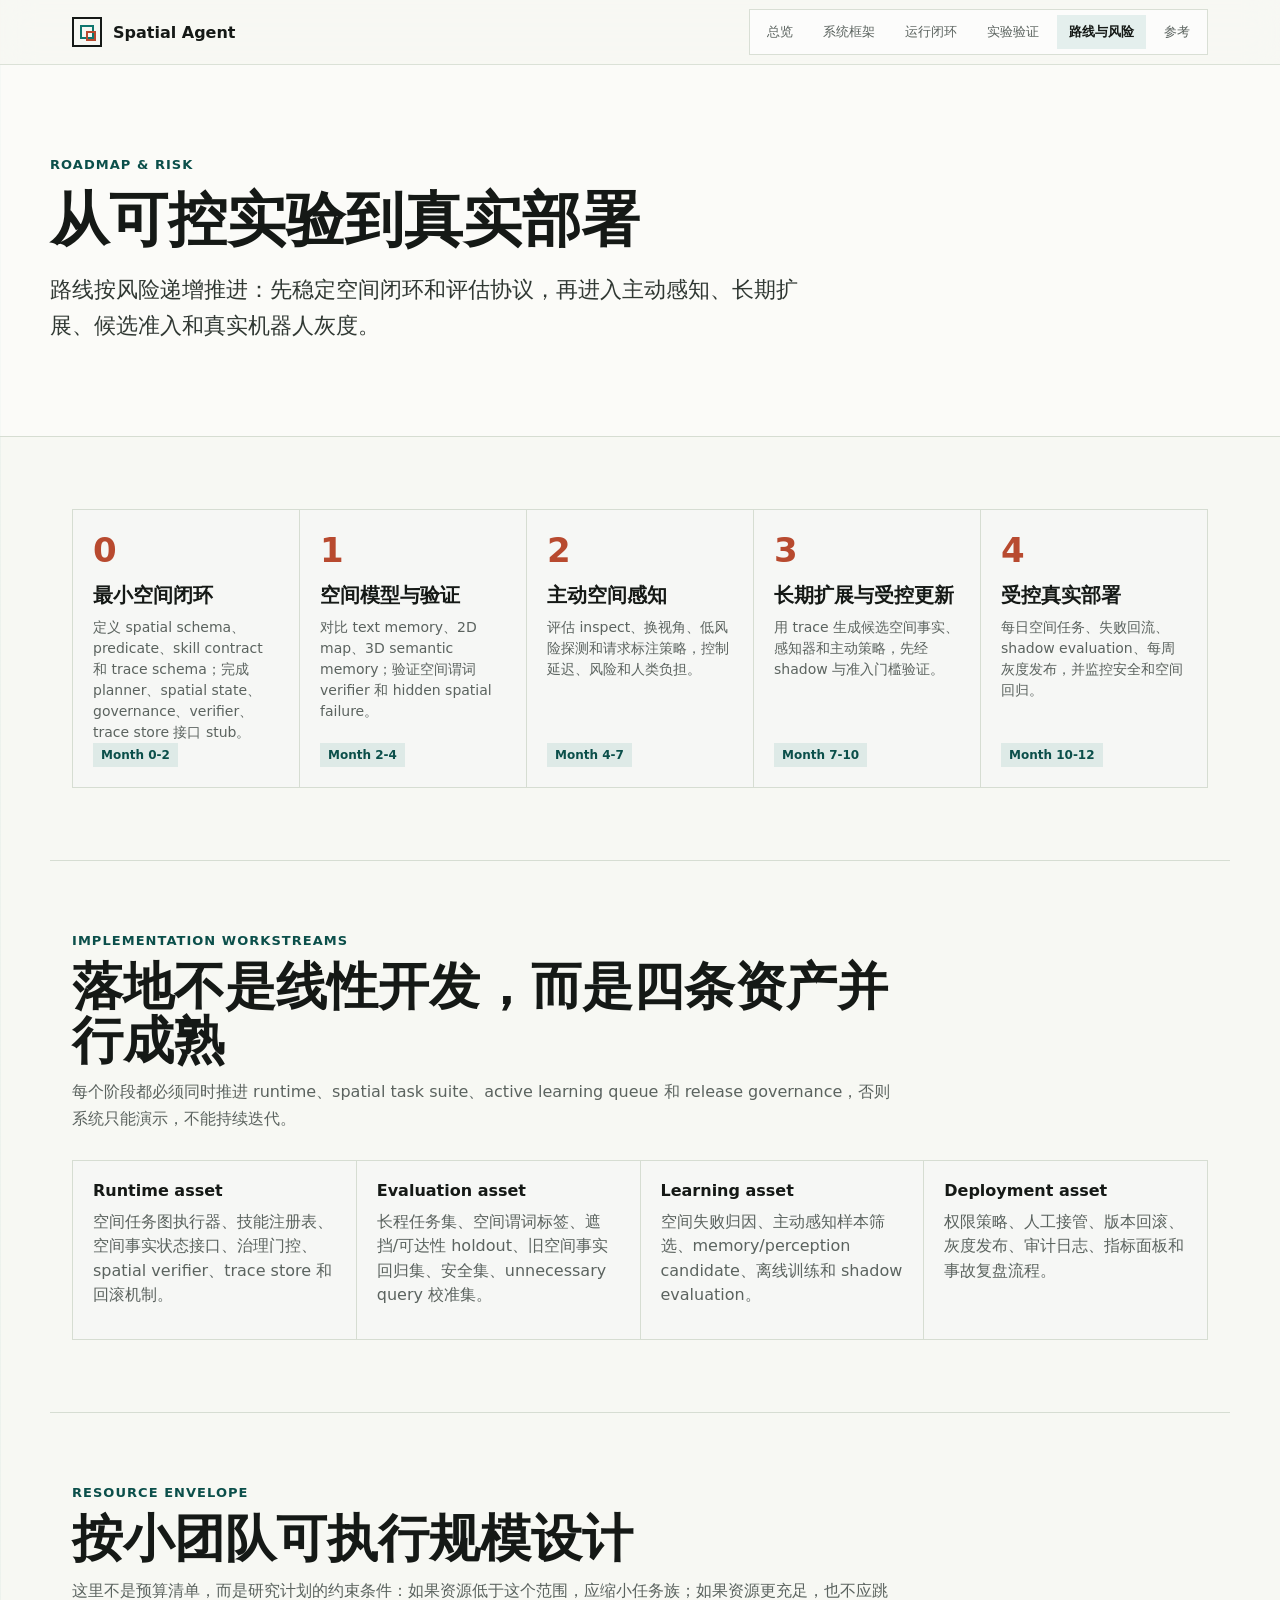
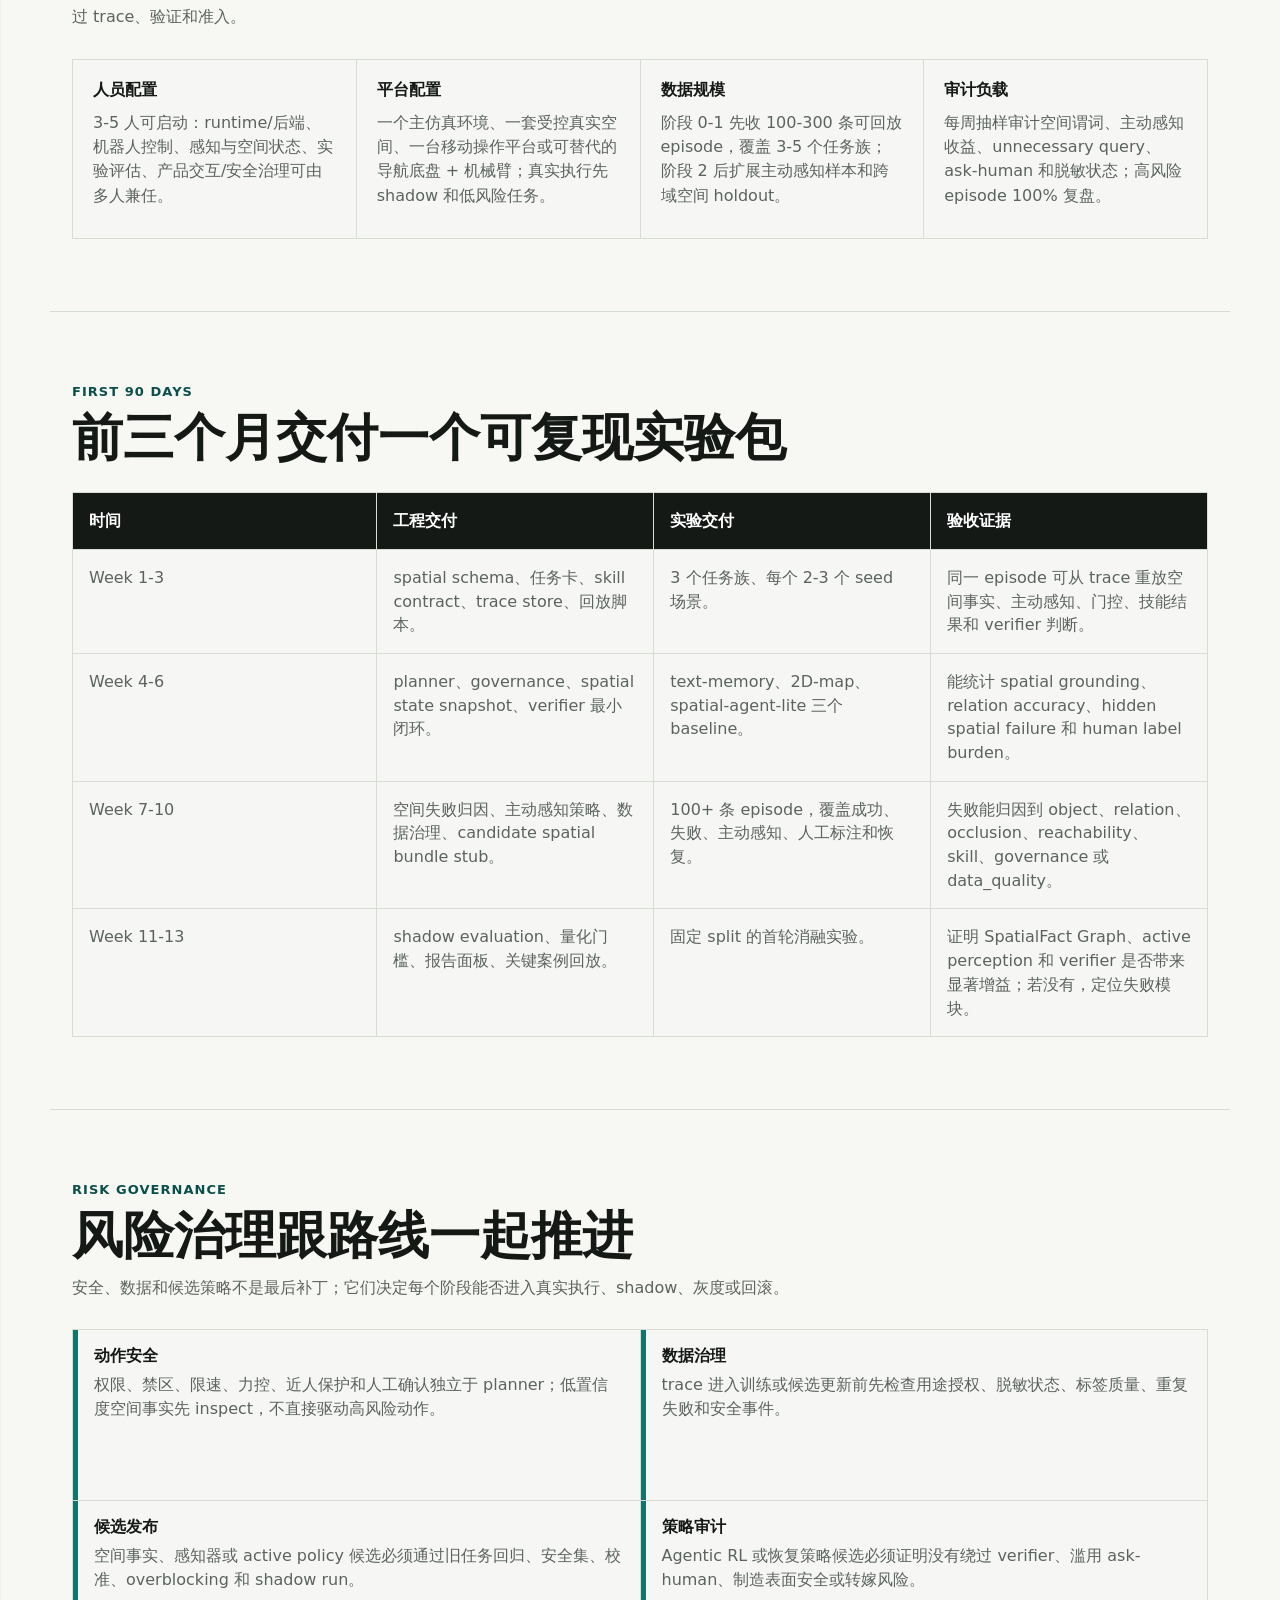
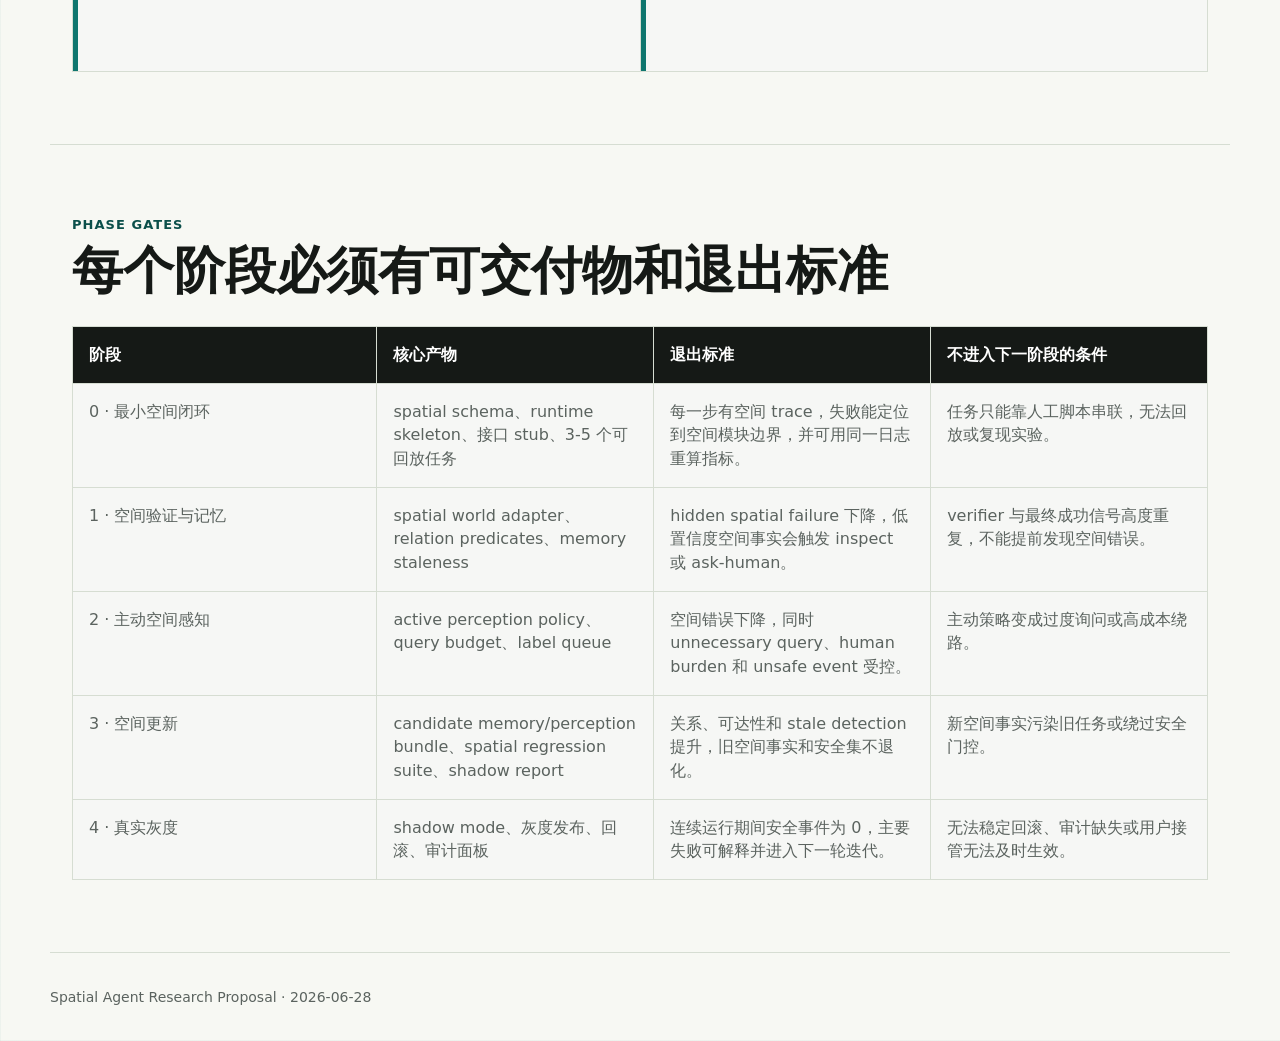
<file: roadmap.html>
<!doctype html>
<html lang="zh-CN">
<head>
  <meta charset="utf-8" />
  <meta name="viewport" content="width=device-width, initial-scale=1" />
  <title>Spatial Agent | 路线与风险</title>
  <meta name="description" content="Spatial Agent：主动空间感知机器人 Agent 框架 proposal" />
  <link rel="icon" href="assets/favicon.svg" type="image/svg+xml" />
  <link rel="stylesheet" href="assets/styles.css?v=20260705-mobile-nav" />
  <link rel="stylesheet" href="assets/clarity.css?v=20260705-mobile-nav" />
</head>
<body>
  <header class="topbar">
    <div class="topbar-inner">
      <a class="brand" href="index.html" aria-label="Spatial Agent">
        <span class="mark" aria-hidden="true"></span>
        <span>Spatial Agent</span>
      </a>
      <nav aria-label="主导航">
        <a href="index.html">总览</a>
        <a href="architecture.html">系统框架</a>
        <a href="runtime.html">运行闭环</a>
        <a href="method.html">实验验证</a>
        <a href="roadmap.html" class="active" aria-current="page">路线与风险</a>
        <a href="sources.html">参考</a>
      </nav>
    </div>
    <div class="progress" aria-hidden="true"><span id="progressBar"></span></div>
  </header>

  <main id="top" class="clarity-main">
    <section class="page-hero">
      <div class="wrap">
        <span class="eyebrow">Roadmap & Risk</span>
        <h1>从可控实验到真实部署</h1>
        <p>路线按风险递增推进：先稳定空间闭环和评估协议，再进入主动感知、长期扩展、候选准入和真实机器人灰度。</p>
      </div>
    </section>

    <section class="wrap section-compact">
      <div class="timeline clean">
        <article class="phase"><div><b>0</b><h3>最小空间闭环</h3><p>定义 spatial schema、predicate、skill contract 和 trace schema；完成 planner、spatial state、governance、verifier、trace store 接口 stub。</p></div><span class="tag">Month 0-2</span></article>
        <article class="phase"><div><b>1</b><h3>空间模型与验证</h3><p>对比 text memory、2D map、3D semantic memory；验证空间谓词 verifier 和 hidden spatial failure。</p></div><span class="tag">Month 2-4</span></article>
        <article class="phase"><div><b>2</b><h3>主动空间感知</h3><p>评估 inspect、换视角、低风险探测和请求标注策略，控制延迟、风险和人类负担。</p></div><span class="tag">Month 4-7</span></article>
        <article class="phase"><div><b>3</b><h3>长期扩展与受控更新</h3><p>用 trace 生成候选空间事实、感知器和主动策略，先经 shadow 与准入门槛验证。</p></div><span class="tag">Month 7-10</span></article>
        <article class="phase"><div><b>4</b><h3>受控真实部署</h3><p>每日空间任务、失败回流、shadow evaluation、每周灰度发布，并监控安全和空间回归。</p></div><span class="tag">Month 10-12</span></article>
      </div>
    </section>

    <section class="wrap section-compact">
      <div class="section-title">
        <span class="eyebrow">Implementation Workstreams</span>
        <h2>落地不是线性开发，而是四条资产并行成熟</h2>
        <p>每个阶段都必须同时推进 runtime、spatial task suite、active learning queue 和 release governance，否则系统只能演示，不能持续迭代。</p>
      </div>
      <div class="env-grid">
        <article>
          <strong>Runtime asset</strong>
          <span>空间任务图执行器、技能注册表、空间事实状态接口、治理门控、spatial verifier、trace store 和回滚机制。</span>
        </article>
        <article>
          <strong>Evaluation asset</strong>
          <span>长程任务集、空间谓词标签、遮挡/可达性 holdout、旧空间事实回归集、安全集、unnecessary query 校准集。</span>
        </article>
        <article>
          <strong>Learning asset</strong>
          <span>空间失败归因、主动感知样本筛选、memory/perception candidate、离线训练和 shadow evaluation。</span>
        </article>
        <article>
          <strong>Deployment asset</strong>
          <span>权限策略、人工接管、版本回滚、灰度发布、审计日志、指标面板和事故复盘流程。</span>
        </article>
      </div>
    </section>

    <section class="wrap section-compact">
      <div class="section-title">
        <span class="eyebrow">Resource Envelope</span>
        <h2>按小团队可执行规模设计</h2>
        <p>这里不是预算清单，而是研究计划的约束条件：如果资源低于这个范围，应缩小任务族；如果资源更充足，也不应跳过 trace、验证和准入。</p>
      </div>
      <div class="env-grid">
        <article>
          <strong>人员配置</strong>
          <span>3-5 人可启动：runtime/后端、机器人控制、感知与空间状态、实验评估、产品交互/安全治理可由多人兼任。</span>
        </article>
        <article>
          <strong>平台配置</strong>
          <span>一个主仿真环境、一套受控真实空间、一台移动操作平台或可替代的导航底盘 + 机械臂；真实执行先 shadow 和低风险任务。</span>
        </article>
        <article>
          <strong>数据规模</strong>
          <span>阶段 0-1 先收 100-300 条可回放 episode，覆盖 3-5 个任务族；阶段 2 后扩展主动感知样本和跨域空间 holdout。</span>
        </article>
        <article>
          <strong>审计负载</strong>
          <span>每周抽样审计空间谓词、主动感知收益、unnecessary query、ask-human 和脱敏状态；高风险 episode 100% 复盘。</span>
        </article>
      </div>
    </section>

    <section class="wrap section-compact">
      <div class="section-title">
        <span class="eyebrow">First 90 Days</span>
        <h2>前三个月交付一个可复现实验包</h2>
      </div>
      <div class="test-matrix">
        <div class="matrix-head"><span>时间</span><span>工程交付</span><span>实验交付</span><span>验收证据</span></div>
        <div>
          <span>Week 1-3</span>
          <span>spatial schema、任务卡、skill contract、trace store、回放脚本。</span>
          <span>3 个任务族、每个 2-3 个 seed 场景。</span>
          <span>同一 episode 可从 trace 重放空间事实、主动感知、门控、技能结果和 verifier 判断。</span>
        </div>
        <div>
          <span>Week 4-6</span>
          <span>planner、governance、spatial state snapshot、verifier 最小闭环。</span>
          <span>text-memory、2D-map、spatial-agent-lite 三个 baseline。</span>
          <span>能统计 spatial grounding、relation accuracy、hidden spatial failure 和 human label burden。</span>
        </div>
        <div>
          <span>Week 7-10</span>
          <span>空间失败归因、主动感知策略、数据治理、candidate spatial bundle stub。</span>
          <span>100+ 条 episode，覆盖成功、失败、主动感知、人工标注和恢复。</span>
          <span>失败能归因到 object、relation、occlusion、reachability、skill、governance 或 data_quality。</span>
        </div>
        <div>
          <span>Week 11-13</span>
          <span>shadow evaluation、量化门槛、报告面板、关键案例回放。</span>
          <span>固定 split 的首轮消融实验。</span>
          <span>证明 SpatialFact Graph、active perception 和 verifier 是否带来显著增益；若没有，定位失败模块。</span>
        </div>
      </div>
    </section>

    <section class="wrap section-compact" id="risk-governance">
      <div class="section-title">
        <span class="eyebrow">Risk Governance</span>
        <h2>风险治理跟路线一起推进</h2>
        <p>安全、数据和候选策略不是最后补丁；它们决定每个阶段能否进入真实执行、shadow、灰度或回滚。</p>
      </div>
      <div class="risk-grid-clear">
        <article><strong>动作安全</strong><span>权限、禁区、限速、力控、近人保护和人工确认独立于 planner；低置信度空间事实先 inspect，不直接驱动高风险动作。</span></article>
        <article><strong>数据治理</strong><span>trace 进入训练或候选更新前先检查用途授权、脱敏状态、标签质量、重复失败和安全事件。</span></article>
        <article><strong>候选发布</strong><span>空间事实、感知器或 active policy 候选必须通过旧任务回归、安全集、校准、overblocking 和 shadow run。</span></article>
        <article><strong>策略审计</strong><span>Agentic RL 或恢复策略候选必须证明没有绕过 verifier、滥用 ask-human、制造表面安全或转嫁风险。</span></article>
      </div>
    </section>

    <section class="wrap section-compact">
      <div class="section-title">
        <span class="eyebrow">Phase Gates</span>
        <h2>每个阶段必须有可交付物和退出标准</h2>
      </div>
      <div class="test-matrix">
        <div class="matrix-head"><span>阶段</span><span>核心产物</span><span>退出标准</span><span>不进入下一阶段的条件</span></div>
        <div>
          <span>0 · 最小空间闭环</span>
          <span>spatial schema、runtime skeleton、接口 stub、3-5 个可回放任务</span>
          <span>每一步有空间 trace，失败能定位到空间模块边界，并可用同一日志重算指标。</span>
          <span>任务只能靠人工脚本串联，无法回放或复现实验。</span>
        </div>
        <div>
          <span>1 · 空间验证与记忆</span>
          <span>spatial world adapter、relation predicates、memory staleness</span>
          <span>hidden spatial failure 下降，低置信度空间事实会触发 inspect 或 ask-human。</span>
          <span>verifier 与最终成功信号高度重复，不能提前发现空间错误。</span>
        </div>
        <div>
          <span>2 · 主动空间感知</span>
          <span>active perception policy、query budget、label queue</span>
          <span>空间错误下降，同时 unnecessary query、human burden 和 unsafe event 受控。</span>
          <span>主动策略变成过度询问或高成本绕路。</span>
        </div>
        <div>
          <span>3 · 空间更新</span>
          <span>candidate memory/perception bundle、spatial regression suite、shadow report</span>
          <span>关系、可达性和 stale detection 提升，旧空间事实和安全集不退化。</span>
          <span>新空间事实污染旧任务或绕过安全门控。</span>
        </div>
        <div>
          <span>4 · 真实灰度</span>
          <span>shadow mode、灰度发布、回滚、审计面板</span>
          <span>连续运行期间安全事件为 0，主要失败可解释并进入下一轮迭代。</span>
          <span>无法稳定回滚、审计缺失或用户接管无法及时生效。</span>
        </div>
      </div>
    </section>

  </main>

  <footer>
    <div class="wrap">
      <span>Spatial Agent Research Proposal · 2026-06-28</span>
    </div>
  </footer>

  <script src="assets/app.js"></script>
</body>
</html>
</file>
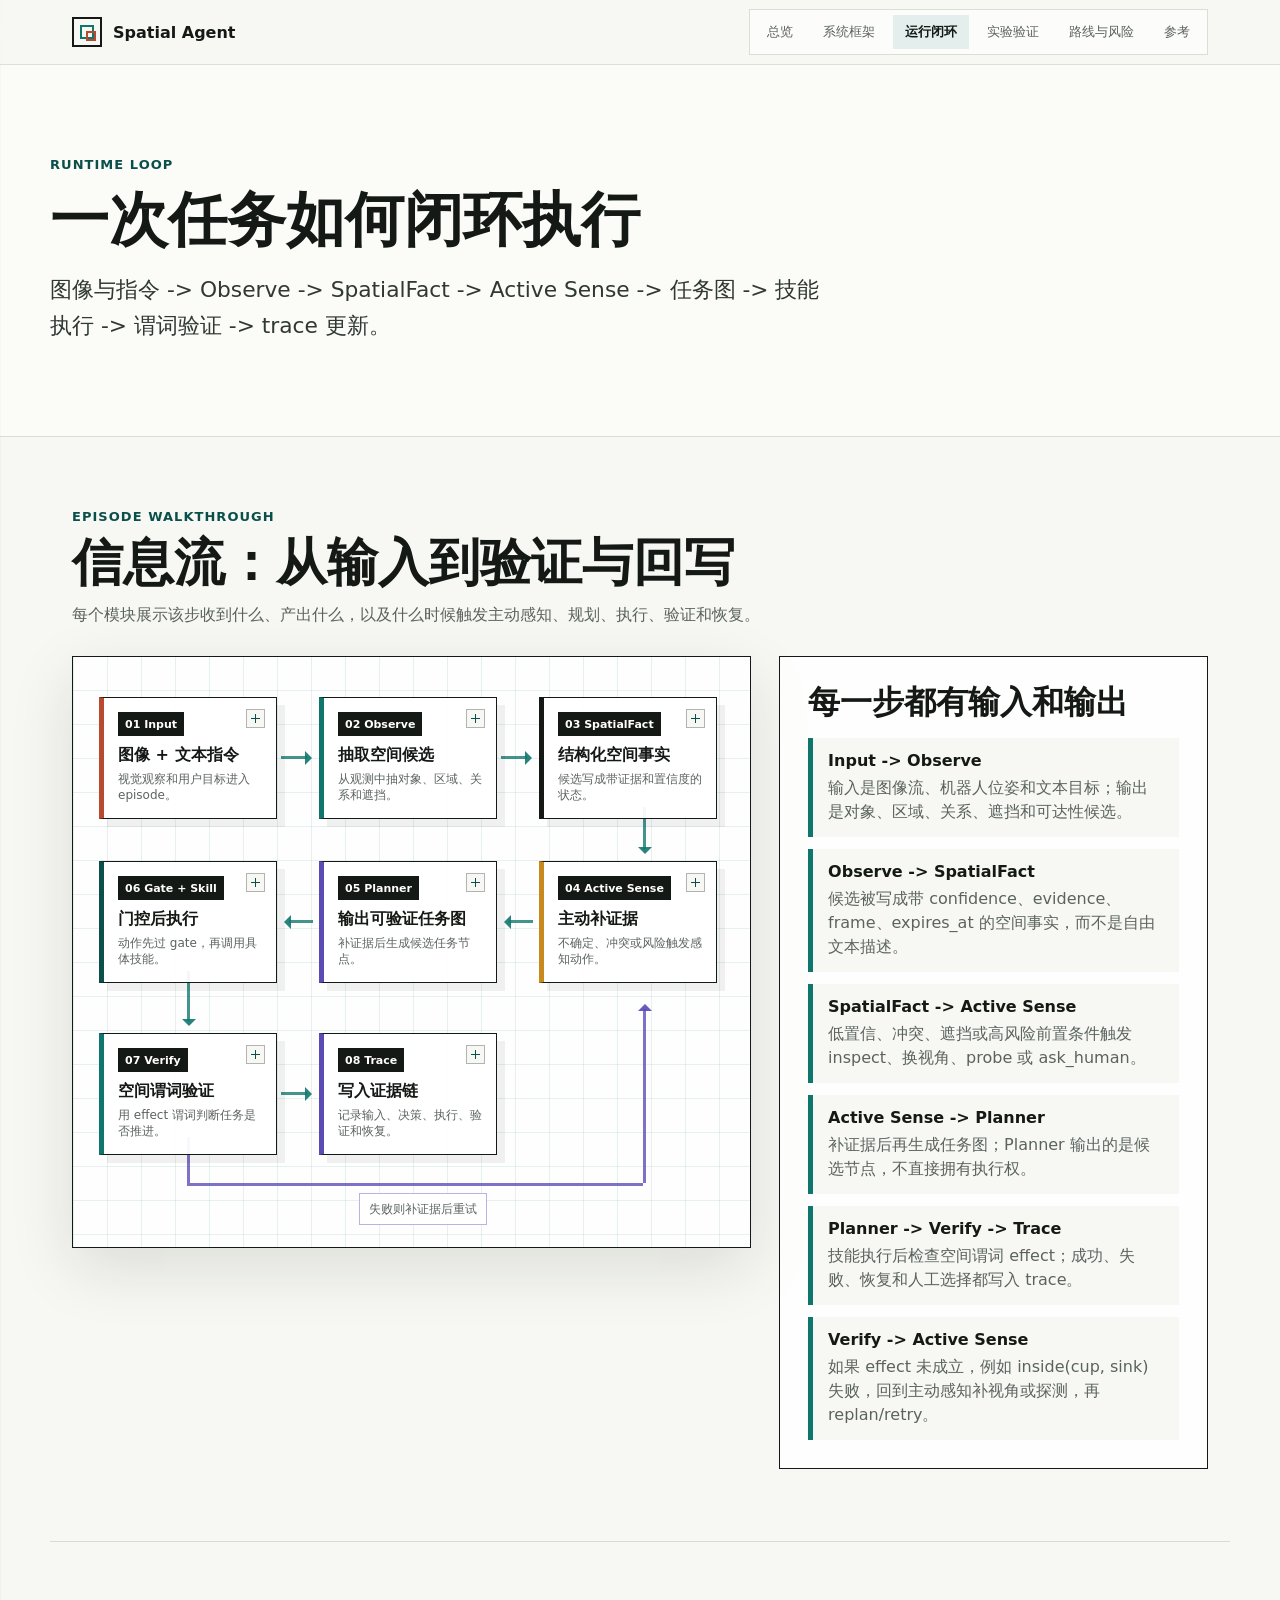
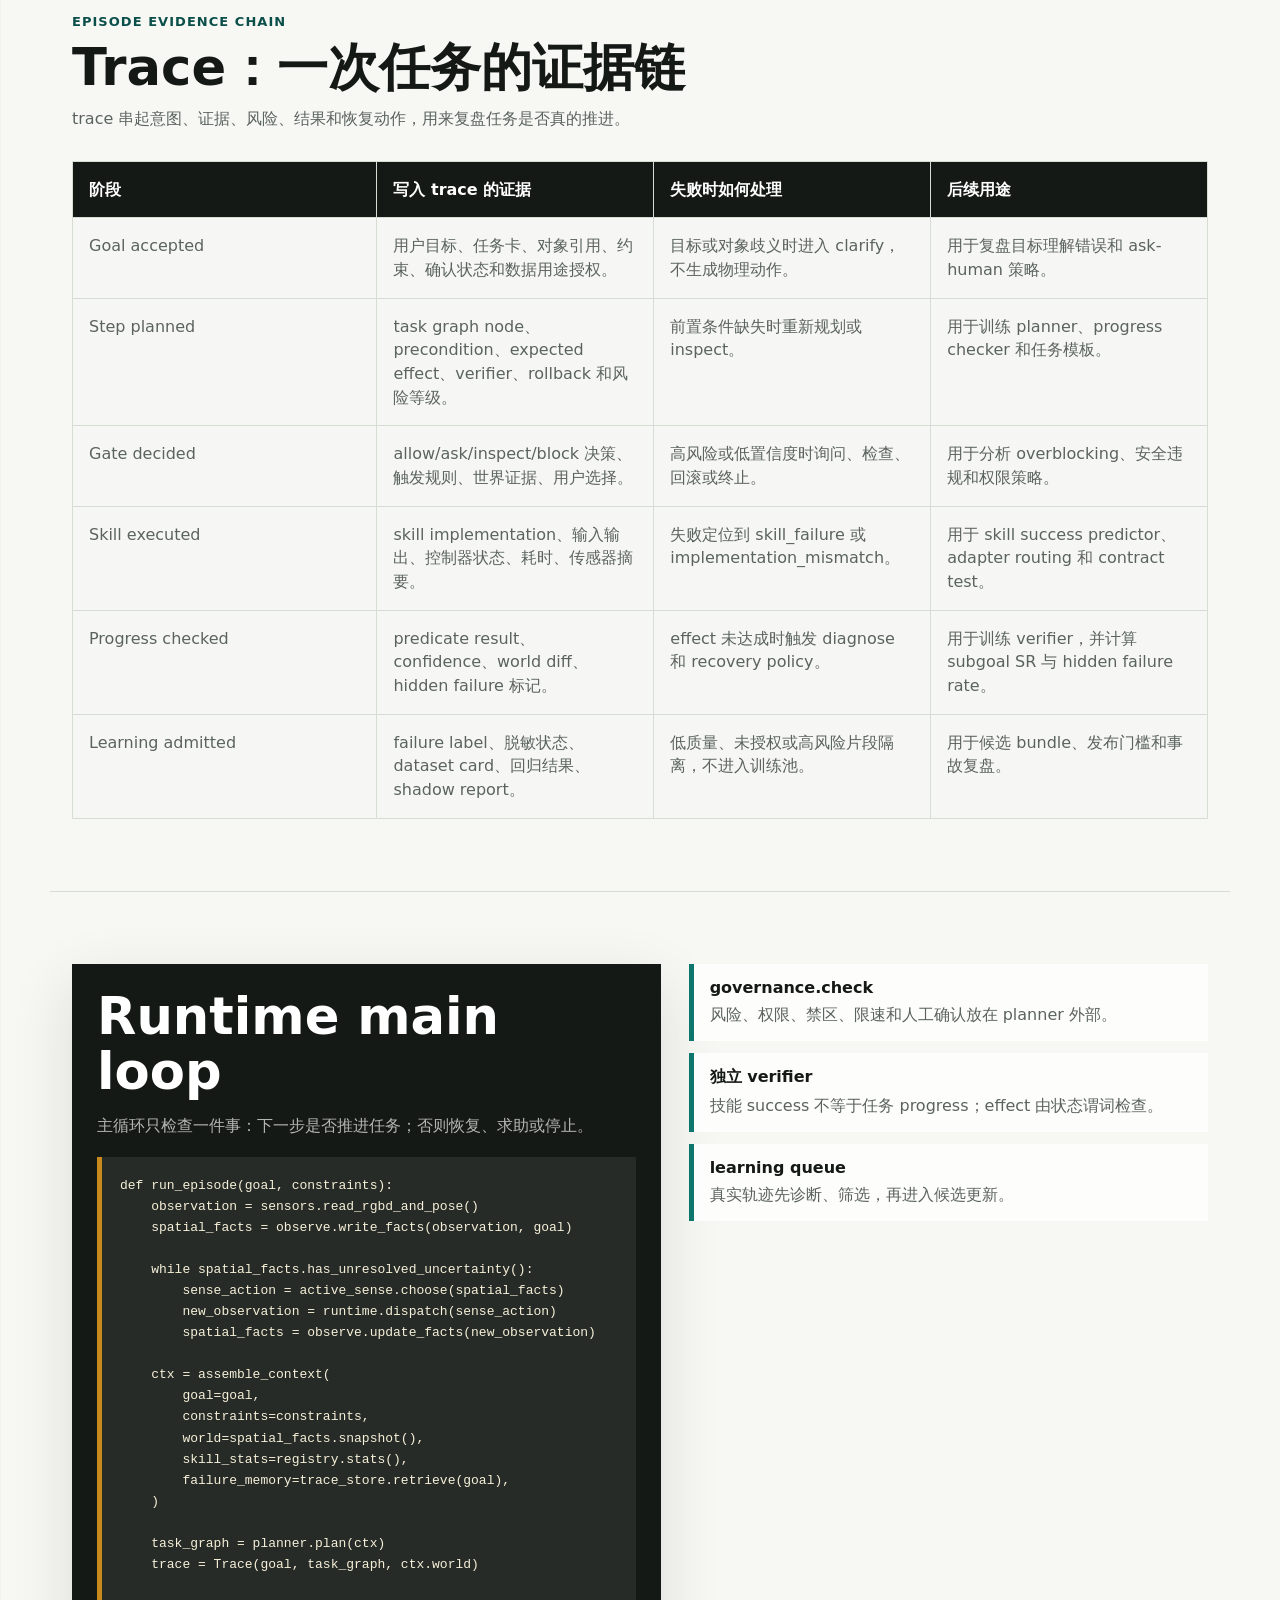
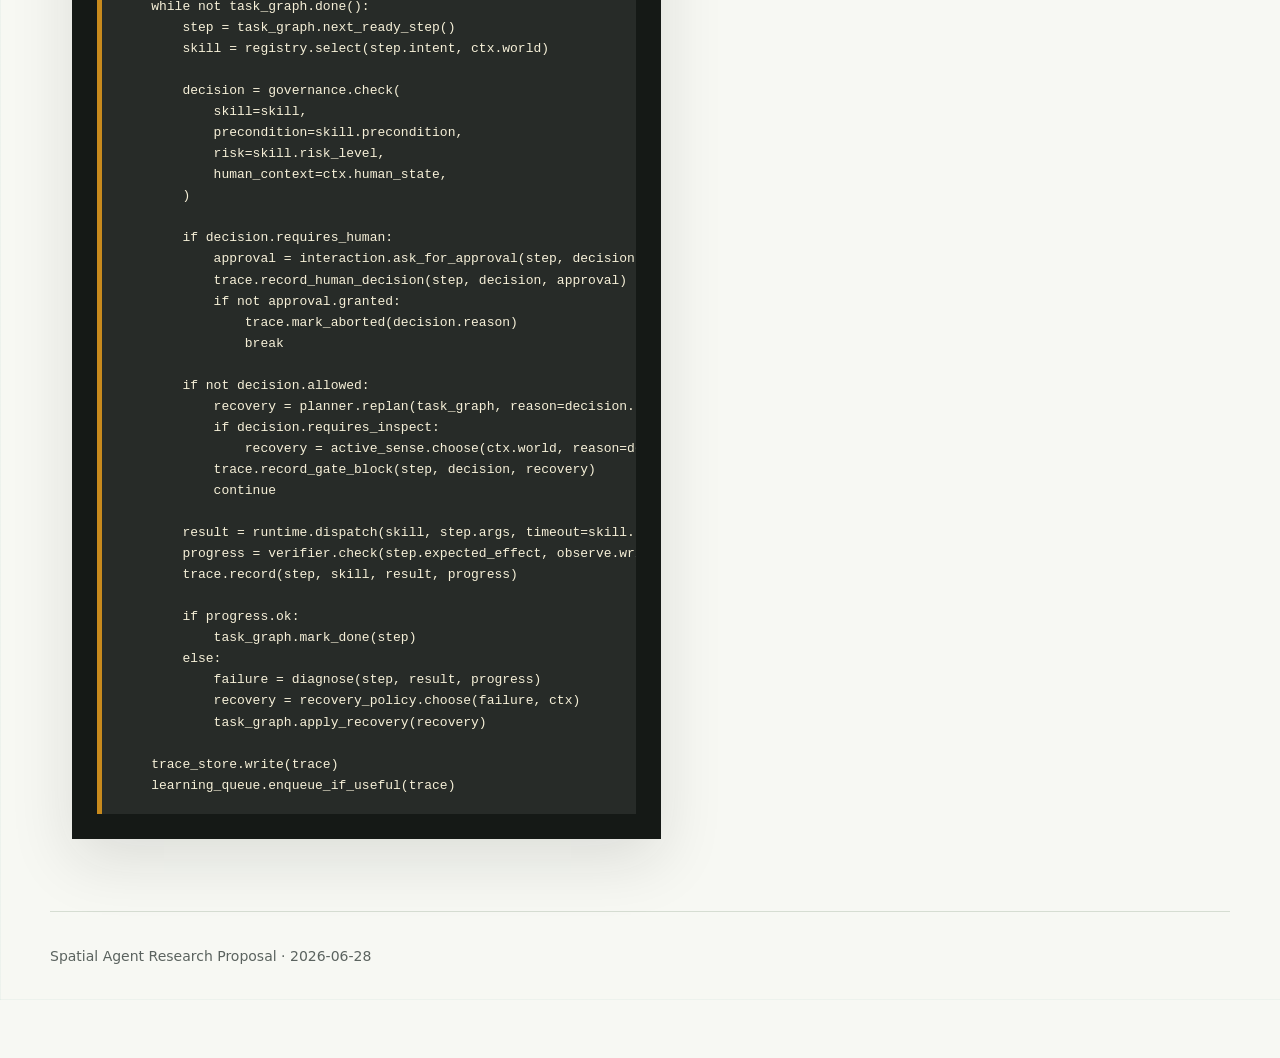
<file: runtime.html>
<!doctype html>
<html lang="zh-CN">
<head>
  <meta charset="utf-8" />
  <meta name="viewport" content="width=device-width, initial-scale=1" />
  <title>Spatial Agent | 运行闭环</title>
  <meta name="description" content="Spatial Agent：主动空间感知机器人 Agent 框架 proposal" />
  <link rel="icon" href="assets/favicon.svg" type="image/svg+xml" />
  <link rel="stylesheet" href="assets/styles.css?v=20260705-mobile-nav" />
  <link rel="stylesheet" href="assets/clarity.css?v=20260705-mobile-nav" />
</head>
<body>
  <header class="topbar">
    <div class="topbar-inner">
      <a class="brand" href="index.html" aria-label="Spatial Agent">
        <span class="mark" aria-hidden="true"></span>
        <span>Spatial Agent</span>
      </a>
      <nav aria-label="主导航">
        <a href="index.html">总览</a>
        <a href="architecture.html">系统框架</a>
        <a href="runtime.html" class="active" aria-current="page">运行闭环</a>
        <a href="method.html">实验验证</a>
        <a href="roadmap.html">路线与风险</a>
        <a href="sources.html">参考</a>
      </nav>
    </div>
    <div class="progress" aria-hidden="true"><span id="progressBar"></span></div>
  </header>

  <main id="top" class="clarity-main">
    <section class="page-hero">
      <div class="wrap">
        <span class="eyebrow">Runtime Loop</span>
        <h1>一次任务如何闭环执行</h1>
        <p>图像与指令 -> Observe -> SpatialFact -> Active Sense -> 任务图 -> 技能执行 -> 谓词验证 -> trace 更新。</p>
      </div>
    </section>

    <section class="wrap section-compact">
      <div class="section-title">
        <span class="eyebrow">Episode Walkthrough</span>
        <h2>信息流：从输入到验证与回写</h2>
        <p>每个模块展示该步收到什么、产出什么，以及什么时候触发主动感知、规划、执行、验证和恢复。</p>
      </div>
      <div class="flow-board episode-board reveal sequence-visual">
        <div class="arch-figure system-cinema runtime-cinema" aria-label="杯子入水槽任务的端到端示例动画">
          <div class="cinema-stage">
            <div class="episode-flow-lines" aria-hidden="true">
              <i class="flow-segment seg-1"></i>
              <i class="flow-segment seg-2"></i>
              <i class="flow-segment seg-3"></i>
              <i class="flow-segment seg-4"></i>
              <i class="flow-segment seg-5"></i>
              <i class="flow-segment seg-6"></i>
              <i class="flow-segment seg-7"></i>
              <i class="flow-branch branch-verify-active branch-down"></i>
              <i class="flow-branch branch-verify-active branch-bottom"></i>
              <i class="flow-branch branch-verify-active branch-up"></i>
              <span class="branch-label">失败则补证据后重试</span>
            </div>
            <i class="cinema-token token-task" aria-hidden="true"></i>
            <i class="cinema-token token-fact" aria-hidden="true"></i>
            <i class="cinema-token token-action" aria-hidden="true"></i>
            <i class="cinema-token token-feedback" aria-hidden="true"></i>

            <article class="cinema-node rt-input" tabindex="0">
              <b>01 Input</b>
              <strong>图像 + 文本指令</strong>
              <span>视觉观察和用户目标进入 episode。</span>
              <div class="node-detail">
                <div class="mini-camera-frame" aria-hidden="true"><i></i><i></i><i></i></div>
                <p>示例指令：“把桌上的杯子放进水槽，然后擦桌面。”</p>
              </div>
            </article>

            <article class="cinema-node rt-observe" tabindex="0">
              <b>02 Observe</b>
              <strong>抽取空间候选</strong>
              <span>从观测中抽对象、区域、关系和遮挡。</span>
              <div class="node-detail">
                <p>输出候选：cup, table, sink；on(cup, table)；occluded_by(edge)；pose confidence 0.62。</p>
              </div>
            </article>

            <article class="cinema-node rt-state" tabindex="0">
              <b>03 SpatialFact</b>
              <strong>结构化空间事实</strong>
              <span>候选写成带证据和置信度的状态。</span>
              <div class="node-detail">
                <div class="fact-pills">
                  <i>visible(cup)=0.71</i>
                  <i>reachable(cup)=?</i>
                  <i>inside(cup,sink)=false</i>
                </div>
              </div>
            </article>

            <article class="cinema-node rt-active" tabindex="0">
              <b>04 Active Sense</b>
              <strong>主动补证据</strong>
              <span>不确定、冲突或风险触发感知动作。</span>
              <div class="node-detail">
                <p>reachable 未知且杯沿遮挡 -> change_viewpoint + probe_reachability。</p>
              </div>
            </article>

            <article class="cinema-node rt-planner" tabindex="0">
              <b>05 Planner</b>
              <strong>输出可验证任务图</strong>
              <span>补证据后生成候选任务节点。</span>
              <div class="node-detail">
                <div class="mini-runtime-plan" aria-hidden="true">
                  <i>localize</i><i>grasp</i><i>place</i><i>verify</i><i>wipe</i>
                </div>
                <p>每个节点带 precondition、effect、verifier 和 fallback。</p>
              </div>
            </article>

            <article class="cinema-node rt-skill" tabindex="0">
              <b>06 Gate + Skill</b>
              <strong>门控后执行</strong>
              <span>动作先过 gate，再调用具体技能。</span>
              <div class="node-detail">
                <p>allow grasp(cup)；dispatch pick policy；失败则进入 recover branch。</p>
              </div>
            </article>

            <article class="cinema-node rt-verify" tabindex="0">
              <b>07 Verify</b>
              <strong>空间谓词验证</strong>
              <span>用 effect 谓词判断任务是否推进。</span>
              <div class="node-detail">
                <p>独立检查 inside(cup, sink)；裸 skill success 不算任务完成。</p>
              </div>
            </article>

            <article class="cinema-node rt-trace" tabindex="0">
              <b>08 Trace</b>
              <strong>写入证据链</strong>
              <span>记录输入、决策、执行、验证和恢复。</span>
              <div class="node-detail">
                <p>input、SpatialFact diff、active sense、task graph、skill I/O、verifier result。</p>
              </div>
            </article>
          </div>
        </div>
        <aside class="run-card">
          <h2>每一步都有输入和输出</h2>
          <div class="run-steps">
            <div><strong>Input -> Observe</strong><span>输入是图像流、机器人位姿和文本目标；输出是对象、区域、关系、遮挡和可达性候选。</span></div>
            <div><strong>Observe -> SpatialFact</strong><span>候选被写成带 confidence、evidence、frame、expires_at 的空间事实，而不是自由文本描述。</span></div>
            <div><strong>SpatialFact -> Active Sense</strong><span>低置信、冲突、遮挡或高风险前置条件触发 inspect、换视角、probe 或 ask_human。</span></div>
            <div><strong>Active Sense -> Planner</strong><span>补证据后再生成任务图；Planner 输出的是候选节点，不直接拥有执行权。</span></div>
            <div><strong>Planner -> Verify -> Trace</strong><span>技能执行后检查空间谓词 effect；成功、失败、恢复和人工选择都写入 trace。</span></div>
            <div><strong>Verify -> Active Sense</strong><span>如果 effect 未成立，例如 inside(cup, sink) 失败，回到主动感知补视角或探测，再 replan/retry。</span></div>
          </div>
        </aside>
      </div>
    </section>

    <section class="wrap section-compact">
      <div class="section-title">
        <span class="eyebrow">Episode Evidence Chain</span>
        <h2>Trace：一次任务的证据链</h2>
        <p>trace 串起意图、证据、风险、结果和恢复动作，用来复盘任务是否真的推进。</p>
      </div>
      <div class="test-matrix">
        <div class="matrix-head"><span>阶段</span><span>写入 trace 的证据</span><span>失败时如何处理</span><span>后续用途</span></div>
        <div>
          <span>Goal accepted</span>
          <span>用户目标、任务卡、对象引用、约束、确认状态和数据用途授权。</span>
          <span>目标或对象歧义时进入 clarify，不生成物理动作。</span>
          <span>用于复盘目标理解错误和 ask-human 策略。</span>
        </div>
        <div>
          <span>Step planned</span>
          <span>task graph node、precondition、expected effect、verifier、rollback 和风险等级。</span>
          <span>前置条件缺失时重新规划或 inspect。</span>
          <span>用于训练 planner、progress checker 和任务模板。</span>
        </div>
        <div>
          <span>Gate decided</span>
          <span>allow/ask/inspect/block 决策、触发规则、世界证据、用户选择。</span>
          <span>高风险或低置信度时询问、检查、回滚或终止。</span>
          <span>用于分析 overblocking、安全违规和权限策略。</span>
        </div>
        <div>
          <span>Skill executed</span>
          <span>skill implementation、输入输出、控制器状态、耗时、传感器摘要。</span>
          <span>失败定位到 skill_failure 或 implementation_mismatch。</span>
          <span>用于 skill success predictor、adapter routing 和 contract test。</span>
        </div>
        <div>
          <span>Progress checked</span>
          <span>predicate result、confidence、world diff、hidden failure 标记。</span>
          <span>effect 未达成时触发 diagnose 和 recovery policy。</span>
          <span>用于训练 verifier，并计算 subgoal SR 与 hidden failure rate。</span>
        </div>
        <div>
          <span>Learning admitted</span>
          <span>failure label、脱敏状态、dataset card、回归结果、shadow report。</span>
          <span>低质量、未授权或高风险片段隔离，不进入训练池。</span>
          <span>用于候选 bundle、发布门槛和事故复盘。</span>
        </div>
      </div>
    </section>

    <section class="wrap section-compact">
      <div class="pseudo-grid">
        <div class="pseudo-card">
          <h2>Runtime main loop</h2>
          <p>主循环只检查一件事：下一步是否推进任务；否则恢复、求助或停止。</p>
<pre class="pseudo-code"><code>def run_episode(goal, constraints):
    observation = sensors.read_rgbd_and_pose()
    spatial_facts = observe.write_facts(observation, goal)

    while spatial_facts.has_unresolved_uncertainty():
        sense_action = active_sense.choose(spatial_facts)
        new_observation = runtime.dispatch(sense_action)
        spatial_facts = observe.update_facts(new_observation)

    ctx = assemble_context(
        goal=goal,
        constraints=constraints,
        world=spatial_facts.snapshot(),
        skill_stats=registry.stats(),
        failure_memory=trace_store.retrieve(goal),
    )

    task_graph = planner.plan(ctx)
    trace = Trace(goal, task_graph, ctx.world)

    while not task_graph.done():
        step = task_graph.next_ready_step()
        skill = registry.select(step.intent, ctx.world)

        decision = governance.check(
            skill=skill,
            precondition=skill.precondition,
            risk=skill.risk_level,
            human_context=ctx.human_state,
        )

        if decision.requires_human:
            approval = interaction.ask_for_approval(step, decision.reason)
            trace.record_human_decision(step, decision, approval)
            if not approval.granted:
                trace.mark_aborted(decision.reason)
                break

        if not decision.allowed:
            recovery = planner.replan(task_graph, reason=decision.reason)
            if decision.requires_inspect:
                recovery = active_sense.choose(ctx.world, reason=decision.reason)
            trace.record_gate_block(step, decision, recovery)
            continue

        result = runtime.dispatch(skill, step.args, timeout=skill.timeout)
        progress = verifier.check(step.expected_effect, observe.write_facts(sensors.read_rgbd_and_pose()))
        trace.record(step, skill, result, progress)

        if progress.ok:
            task_graph.mark_done(step)
        else:
            failure = diagnose(step, result, progress)
            recovery = recovery_policy.choose(failure, ctx)
            task_graph.apply_recovery(recovery)

    trace_store.write(trace)
    learning_queue.enqueue_if_useful(trace)</code></pre>
        </div>
        <aside class="pseudo-note">
          <div><strong>governance.check</strong><span>风险、权限、禁区、限速和人工确认放在 planner 外部。</span></div>
          <div><strong>独立 verifier</strong><span>技能 success 不等于任务 progress；effect 由状态谓词检查。</span></div>
          <div><strong>learning queue</strong><span>真实轨迹先诊断、筛选，再进入候选更新。</span></div>
        </aside>
      </div>
    </section>

  </main>

  <footer>
    <div class="wrap">
      <span>Spatial Agent Research Proposal · 2026-06-28</span>
    </div>
  </footer>

  <script src="assets/app.js"></script>
</body>
</html>
</file>
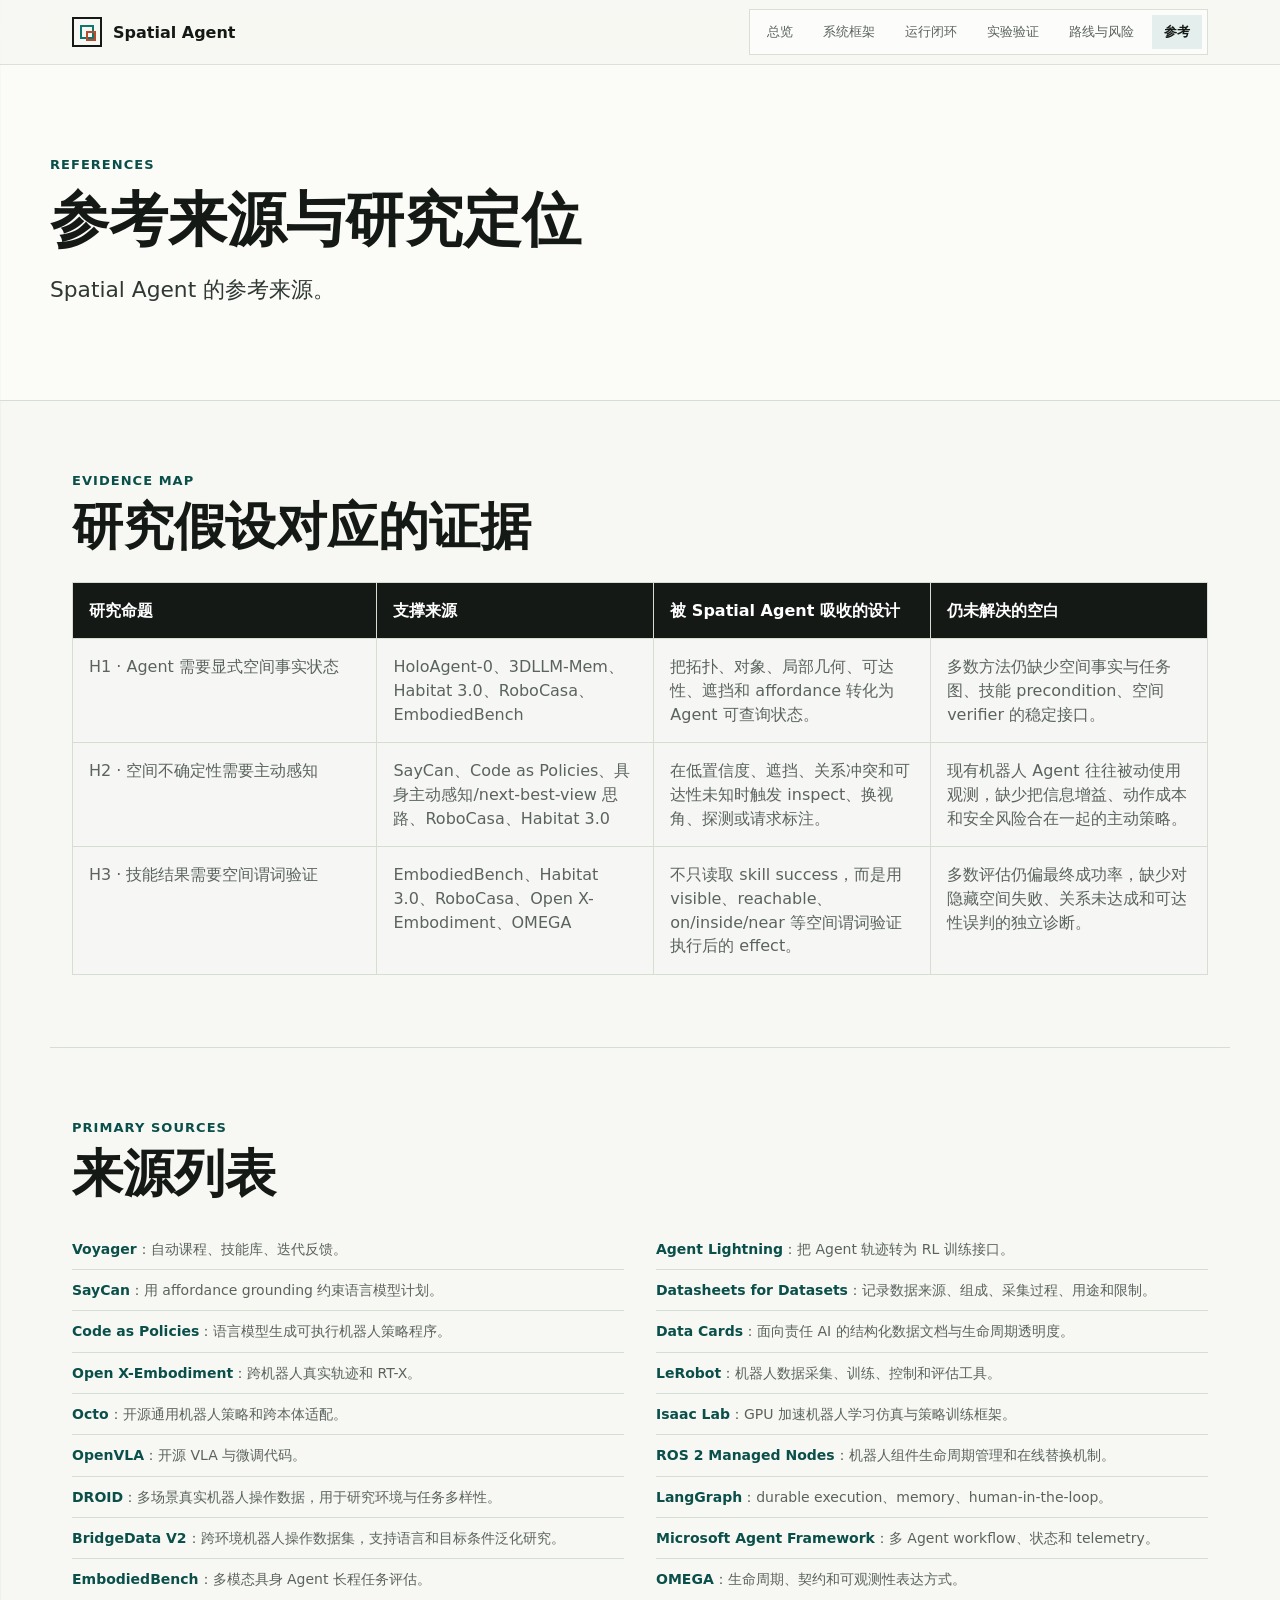
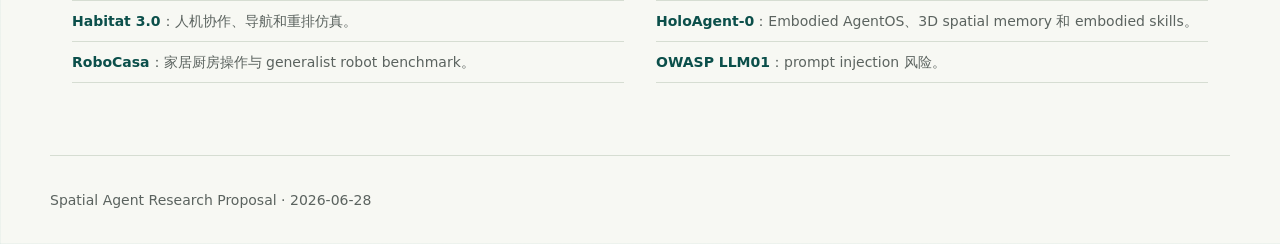
<file: sources.html>
<!doctype html>
<html lang="zh-CN">
<head>
  <meta charset="utf-8" />
  <meta name="viewport" content="width=device-width, initial-scale=1" />
  <title>Spatial Agent | 参考</title>
  <meta name="description" content="Spatial Agent：主动空间感知机器人 Agent 框架 proposal" />
  <link rel="icon" href="assets/favicon.svg" type="image/svg+xml" />
  <link rel="stylesheet" href="assets/styles.css?v=20260705-mobile-nav" />
  <link rel="stylesheet" href="assets/clarity.css?v=20260705-mobile-nav" />
</head>
<body>
  <header class="topbar">
    <div class="topbar-inner">
      <a class="brand" href="index.html" aria-label="Spatial Agent">
        <span class="mark" aria-hidden="true"></span>
        <span>Spatial Agent</span>
      </a>
      <nav aria-label="主导航">
        <a href="index.html">总览</a>
        <a href="architecture.html">系统框架</a>
        <a href="runtime.html">运行闭环</a>
        <a href="method.html">实验验证</a>
        <a href="roadmap.html">路线与风险</a>
        <a href="sources.html" class="active" aria-current="page">参考</a>
      </nav>
    </div>
    <div class="progress" aria-hidden="true"><span id="progressBar"></span></div>
  </header>

  <main id="top" class="clarity-main">
    <section class="page-hero">
      <div class="wrap">
        <span class="eyebrow">References</span>
        <h1>参考来源与研究定位</h1>
        <p>Spatial Agent 的参考来源。</p>
      </div>
    </section>

    <section class="wrap section-compact">
      <div class="section-title">
        <span class="eyebrow">Evidence Map</span>
        <h2>研究假设对应的证据</h2>
      </div>
      <div class="test-matrix source-matrix">
        <div class="matrix-head"><span>研究命题</span><span>支撑来源</span><span>被 Spatial Agent 吸收的设计</span><span>仍未解决的空白</span></div>
        <div>
          <span>H1 · Agent 需要显式空间事实状态</span>
          <span>HoloAgent-0、3DLLM-Mem、Habitat 3.0、RoboCasa、EmbodiedBench</span>
          <span>把拓扑、对象、局部几何、可达性、遮挡和 affordance 转化为 Agent 可查询状态。</span>
          <span>多数方法仍缺少空间事实与任务图、技能 precondition、空间 verifier 的稳定接口。</span>
        </div>
        <div>
          <span>H2 · 空间不确定性需要主动感知</span>
          <span>SayCan、Code as Policies、具身主动感知/next-best-view 思路、RoboCasa、Habitat 3.0</span>
          <span>在低置信度、遮挡、关系冲突和可达性未知时触发 inspect、换视角、探测或请求标注。</span>
          <span>现有机器人 Agent 往往被动使用观测，缺少把信息增益、动作成本和安全风险合在一起的主动策略。</span>
        </div>
        <div>
          <span>H3 · 技能结果需要空间谓词验证</span>
          <span>EmbodiedBench、Habitat 3.0、RoboCasa、Open X-Embodiment、OMEGA</span>
          <span>不只读取 skill success，而是用 visible、reachable、on/inside/near 等空间谓词验证执行后的 effect。</span>
          <span>多数评估仍偏最终成功率，缺少对隐藏空间失败、关系未达成和可达性误判的独立诊断。</span>
        </div>
      </div>
    </section>

    <section class="wrap section-compact">
      <div class="section-title">
        <span class="eyebrow">Primary Sources</span>
        <h2>来源列表</h2>
      </div>
      <ul class="source-grid reveal">
        <li><a href="https://arxiv.org/abs/2305.16291">Voyager</a>：自动课程、技能库、迭代反馈。</li>
        <li><a href="https://say-can.github.io/">SayCan</a>：用 affordance grounding 约束语言模型计划。</li>
        <li><a href="https://code-as-policies.github.io/">Code as Policies</a>：语言模型生成可执行机器人策略程序。</li>
        <li><a href="https://robotics-transformer-x.github.io/">Open X-Embodiment</a>：跨机器人真实轨迹和 RT-X。</li>
        <li><a href="https://octo-models.github.io/">Octo</a>：开源通用机器人策略和跨本体适配。</li>
        <li><a href="https://arxiv.org/abs/2406.09246">OpenVLA</a>：开源 VLA 与微调代码。</li>
        <li><a href="https://arxiv.org/abs/2403.12945">DROID</a>：多场景真实机器人操作数据，用于研究环境与任务多样性。</li>
        <li><a href="https://proceedings.mlr.press/v229/walke23a.html">BridgeData V2</a>：跨环境机器人操作数据集，支持语言和目标条件泛化研究。</li>
        <li><a href="https://embodiedbench.github.io/">EmbodiedBench</a>：多模态具身 Agent 长程任务评估。</li>
        <li><a href="https://aihabitat.org/habitat3/">Habitat 3.0</a>：人机协作、导航和重排仿真。</li>
        <li><a href="https://robocasa.ai/">RoboCasa</a>：家居厨房操作与 generalist robot benchmark。</li>
        <li><a href="https://arxiv.org/abs/2508.03680">Agent Lightning</a>：把 Agent 轨迹转为 RL 训练接口。</li>
        <li><a href="https://arxiv.org/abs/1803.09010">Datasheets for Datasets</a>：记录数据来源、组成、采集过程、用途和限制。</li>
        <li><a href="https://arxiv.org/abs/2204.01075">Data Cards</a>：面向责任 AI 的结构化数据文档与生命周期透明度。</li>
        <li><a href="https://github.com/huggingface/lerobot">LeRobot</a>：机器人数据采集、训练、控制和评估工具。</li>
        <li><a href="https://developer.nvidia.com/isaac/lab">Isaac Lab</a>：GPU 加速机器人学习仿真与策略训练框架。</li>
        <li><a href="https://design.ros2.org/articles/node_lifecycle.html">ROS 2 Managed Nodes</a>：机器人组件生命周期管理和在线替换机制。</li>
        <li><a href="https://docs.langchain.com/oss/python/langgraph/overview">LangGraph</a>：durable execution、memory、human-in-the-loop。</li>
        <li><a href="https://learn.microsoft.com/en-us/agent-framework/overview/">Microsoft Agent Framework</a>：多 Agent workflow、状态和 telemetry。</li>
        <li><a href="https://zheruiqiu.github.io/omega/">OMEGA</a>：生命周期、契约和可观测性表达方式。</li>
        <li><a href="https://arxiv.org/abs/2606.23565">HoloAgent-0</a>：Embodied AgentOS、3D spatial memory 和 embodied skills。</li>
        <li><a href="https://genai.owasp.org/llmrisk/llm01-prompt-injection/">OWASP LLM01</a>：prompt injection 风险。</li>
      </ul>
    </section>

  </main>

  <footer>
    <div class="wrap">
      <span>Spatial Agent Research Proposal · 2026-06-28</span>
    </div>
  </footer>

  <script src="assets/app.js"></script>
</body>
</html>
</file>
<file: assets/styles.css>
:root {
      --paper: #f7f8f3;
      --paper-2: #eef3ec;
      --ink: #151916;
      --muted: #5b635f;
      --line: #d6ddd2;
      --teal: #0f766e;
      --teal-dark: #0b4f4a;
      --clay: #b84a2f;
      --amber: #c88a1d;
      --violet: #5b4bb7;
      --white: #ffffff;
      --shadow: 0 20px 60px rgba(21, 25, 22, 0.12);
      --max: 1180px;
    }

    * {
      box-sizing: border-box;
    }

    html {
      scroll-behavior: smooth;
      overflow-x: hidden;
    }

    body {
      margin: 0;
      color: var(--ink);
      background:
        linear-gradient(90deg, rgba(15, 118, 110, 0.05) 1px, transparent 1px),
        linear-gradient(0deg, rgba(15, 118, 110, 0.05) 1px, transparent 1px),
        var(--paper);
      background-size: 42px 42px;
      font-family: Inter, ui-sans-serif, system-ui, -apple-system, BlinkMacSystemFont, "Segoe UI", "PingFang SC", "Microsoft YaHei", sans-serif;
      letter-spacing: 0;
      overflow-x: hidden;
    }

    a {
      color: inherit;
      text-decoration: none;
    }

    .topbar {
      position: sticky;
      top: 0;
      z-index: 20;
      backdrop-filter: blur(16px);
      background: rgba(247, 248, 243, 0.88);
      border-bottom: 1px solid rgba(214, 221, 210, 0.85);
    }

    .topbar-inner {
      max-width: var(--max);
      margin: 0 auto;
      display: flex;
      align-items: center;
      justify-content: space-between;
      gap: 20px;
      min-height: 64px;
      padding: 0 22px;
    }

    .brand {
      display: flex;
      align-items: center;
      gap: 11px;
      font-weight: 760;
      white-space: nowrap;
    }

    .mark {
      width: 30px;
      height: 30px;
      border: 2px solid var(--ink);
      position: relative;
      background: var(--paper);
    }

    .mark::before,
    .mark::after {
      content: "";
      position: absolute;
      inset: 6px;
      border: 2px solid var(--teal);
    }

    .mark::after {
      inset: 12px 4px 4px 12px;
      border-color: var(--clay);
    }

    nav {
      display: flex;
      align-items: center;
      gap: 18px;
      color: var(--muted);
      font-size: 14px;
    }

    nav a {
      padding: 8px 0;
      border-bottom: 2px solid transparent;
    }

    nav a:hover {
      color: var(--ink);
      border-color: var(--teal);
    }

    nav a.active {
      color: var(--ink);
      border-color: var(--teal);
      font-weight: 720;
    }

    .progress {
      position: absolute;
      left: 0;
      bottom: -1px;
      width: 100%;
      height: 2px;
      background: transparent;
    }

    .progress span {
      display: block;
      height: 100%;
      width: 0%;
      background: linear-gradient(90deg, var(--teal), var(--clay), var(--amber));
    }

    .hero {
      min-height: calc(100svh - 64px);
      display: grid;
      place-items: center;
      padding: 42px 22px 54px;
      border-bottom: 1px solid var(--line);
      position: relative;
      overflow: hidden;
    }

    .hero::before {
      content: "";
      position: absolute;
      inset: 0;
      background:
        radial-gradient(circle at 72% 34%, rgba(15, 118, 110, 0.16), transparent 24%),
        radial-gradient(circle at 18% 78%, rgba(184, 74, 47, 0.12), transparent 28%);
      pointer-events: none;
    }

    .hero-inner {
      width: min(var(--max), 100%);
      display: grid;
      grid-template-columns: minmax(0, 0.95fr) minmax(420px, 1.05fr);
      gap: 38px;
      align-items: center;
      position: relative;
      z-index: 1;
      min-width: 0;
    }

    .hero-inner > * {
      min-width: 0;
    }

    .eyebrow {
      display: block;
      max-width: 100%;
      color: var(--teal-dark);
      font-size: 13px;
      font-weight: 720;
      text-transform: uppercase;
      letter-spacing: 0.08em;
      overflow-wrap: anywhere;
      word-break: break-word;
    }

    h1 {
      font-size: clamp(38px, 5.4vw, 68px);
      line-height: 1;
      margin: 18px 0 22px;
      max-width: 760px;
      letter-spacing: 0;
      overflow-wrap: anywhere;
    }

    h1 span {
      display: block;
    }

    .lead {
      color: #303833;
      font-size: clamp(18px, 2vw, 23px);
      line-height: 1.55;
      max-width: 660px;
      margin: 0 0 30px;
      overflow-wrap: anywhere;
    }

    .hero-actions {
      display: flex;
      gap: 12px;
      flex-wrap: wrap;
    }

    .button {
      display: inline-flex;
      align-items: center;
      justify-content: center;
      min-height: 44px;
      padding: 0 18px;
      border: 1px solid var(--ink);
      background: var(--ink);
      color: var(--white);
      font-size: 14px;
      font-weight: 680;
      transition: transform 180ms ease, box-shadow 180ms ease, background 180ms ease;
    }

    .button.secondary {
      background: rgba(247, 248, 243, 0.82);
      color: var(--ink);
    }

    .button:hover {
      transform: translateY(-2px);
      box-shadow: var(--shadow);
    }

    .hero-note {
      display: grid;
      grid-template-columns: repeat(3, minmax(0, 1fr));
      gap: 1px;
      border: 1px solid var(--line);
      background: var(--line);
      margin-top: 34px;
      max-width: 680px;
    }

    .hero-note div {
      background: rgba(255, 255, 255, 0.72);
      padding: 15px;
      min-height: 112px;
    }

    .hero-note strong {
      display: block;
      font-size: 22px;
      margin-bottom: 8px;
    }

    .hero-note span {
      color: var(--muted);
      line-height: 1.45;
      font-size: 13px;
    }

    .proposal-card {
      background: rgba(255, 255, 255, 0.82);
      border: 1px solid rgba(21, 25, 22, 0.18);
      box-shadow: var(--shadow);
      padding: 28px;
      min-width: 0;
    }

    .proposal-card h2 {
      font-size: clamp(28px, 3vw, 42px);
      line-height: 1.06;
      margin: 16px 0 14px;
    }

    .proposal-card p {
      color: var(--muted);
      line-height: 1.65;
      margin: 0;
    }

    .protocol-grid {
      display: grid;
      grid-template-columns: repeat(2, minmax(0, 1fr));
      gap: 1px;
      background: var(--line);
      border: 1px solid var(--line);
      margin: 24px 0;
    }

    .protocol-grid div {
      background: rgba(247, 248, 243, 0.92);
      padding: 16px;
      min-height: 118px;
    }

    .protocol-grid strong,
    .trace-flow strong {
      display: block;
      font-size: 13px;
      color: var(--teal-dark);
      text-transform: uppercase;
      letter-spacing: 0.04em;
      margin-bottom: 8px;
    }

    .protocol-grid span,
    .trace-flow span {
      display: block;
      color: #303833;
      font-weight: 720;
      line-height: 1.35;
      margin-bottom: 6px;
    }

    .protocol-grid small,
    .trace-flow small {
      color: var(--muted);
      line-height: 1.45;
      display: block;
    }

    .trace-flow {
      display: grid;
      grid-template-columns: repeat(4, minmax(0, 1fr));
      gap: 1px;
      background: var(--ink);
      border: 1px solid var(--ink);
    }

    .trace-flow div {
      background: var(--ink);
      color: var(--white);
      padding: 14px;
      min-height: 105px;
    }

    .trace-flow strong {
      color: #cfe8e3;
    }

    .trace-flow span {
      color: var(--white);
    }

    .trace-flow small {
      color: rgba(255, 255, 255, 0.68);
    }

    .system-visual {
      position: relative;
      min-height: 590px;
      background: rgba(255, 255, 255, 0.62);
      border: 1px solid rgba(21, 25, 22, 0.18);
      box-shadow: var(--shadow);
      overflow: hidden;
      min-width: 0;
    }

    .system-visual svg {
      width: 100%;
      height: 100%;
      display: block;
      min-height: 590px;
    }

    .pulse {
      animation: none;
    }

    .orbit {
      transform-origin: 50% 50%;
      animation: none;
    }

    @keyframes pulse {
      0%, 100% { opacity: 0.56; transform: scale(1); }
      50% { opacity: 1; transform: scale(1.035); }
    }

    @keyframes orbit {
      from { transform: rotate(0deg); }
      to { transform: rotate(360deg); }
    }

    section {
      padding: 88px 22px;
      border-bottom: 1px solid var(--line);
    }

    .wrap {
      max-width: var(--max);
      margin: 0 auto;
    }

    .section-head {
      display: grid;
      grid-template-columns: minmax(0, 0.8fr) minmax(280px, 0.45fr);
      gap: 34px;
      align-items: end;
      margin-bottom: 44px;
    }

    h2 {
      font-size: clamp(31px, 4vw, 54px);
      line-height: 1.02;
      margin: 0;
      letter-spacing: 0;
    }

    .section-head p {
      color: var(--muted);
      line-height: 1.65;
      margin: 0;
      font-size: 16px;
    }

    .evidence-grid {
      display: grid;
      grid-template-columns: repeat(4, minmax(0, 1fr));
      border: 1px solid var(--line);
      background: var(--line);
      gap: 1px;
    }

    .evidence-item {
      min-height: 255px;
      padding: 22px;
      background: rgba(255, 255, 255, 0.78);
      display: flex;
      flex-direction: column;
      justify-content: space-between;
      transition: background 180ms ease, transform 180ms ease;
    }

    .evidence-item:hover {
      background: var(--white);
      transform: translateY(-4px);
    }

    .tag {
      display: inline-flex;
      width: fit-content;
      padding: 5px 8px;
      color: var(--teal-dark);
      background: rgba(15, 118, 110, 0.1);
      font-size: 12px;
      font-weight: 720;
    }

    .evidence-item h3 {
      margin: 18px 0 10px;
      font-size: 23px;
      line-height: 1.1;
    }

    .evidence-item p {
      color: var(--muted);
      line-height: 1.55;
      font-size: 14px;
      margin: 0;
    }

    .evidence-item a {
      margin-top: 20px;
      color: var(--clay);
      font-weight: 720;
      font-size: 13px;
    }

    .task-definition {
      background: var(--paper-2);
    }

    .claim-block {
      border: 1px solid var(--ink);
      background: var(--ink);
      color: var(--white);
      padding: 28px;
      margin-bottom: 26px;
      display: grid;
      grid-template-columns: minmax(0, 0.75fr) minmax(300px, 0.5fr);
      gap: 28px;
      align-items: center;
    }

    .claim-block h3 {
      margin: 0 0 12px;
      font-size: clamp(27px, 3vw, 42px);
      line-height: 1.06;
    }

    .claim-block p {
      margin: 0;
      color: rgba(255, 255, 255, 0.72);
      line-height: 1.65;
    }

    .claim-block code {
      display: block;
      background: rgba(255, 255, 255, 0.08);
      border-left: 5px solid var(--amber);
      padding: 16px;
      color: #f6f0d8;
      line-height: 1.55;
      white-space: normal;
      overflow-wrap: anywhere;
    }

    .task-grid {
      display: grid;
      grid-template-columns: repeat(3, minmax(0, 1fr));
      border: 1px solid var(--line);
      background: var(--line);
      gap: 1px;
    }

    .task-card {
      background: rgba(255, 255, 255, 0.8);
      padding: 20px;
      min-height: 230px;
    }

    .task-card strong {
      display: block;
      color: var(--clay);
      margin-bottom: 10px;
      font-size: 13px;
      text-transform: uppercase;
      letter-spacing: 0.04em;
    }

    .task-card h3 {
      margin: 0 0 12px;
      font-size: 22px;
      line-height: 1.12;
    }

    .task-card p {
      margin: 0;
      color: var(--muted);
      line-height: 1.55;
      font-size: 14px;
    }

    .metric-grid {
      display: grid;
      grid-template-columns: repeat(4, minmax(0, 1fr));
      border: 1px solid var(--line);
      background: var(--line);
      gap: 1px;
      margin-top: 28px;
    }

    .metric-card {
      background: rgba(255, 255, 255, 0.76);
      padding: 18px;
      min-height: 150px;
    }

    .metric-card strong {
      display: block;
      font-size: 26px;
      color: var(--teal-dark);
      margin-bottom: 10px;
    }

    .metric-card span {
      display: block;
      font-weight: 760;
      margin-bottom: 8px;
      line-height: 1.25;
    }

    .metric-card small {
      color: var(--muted);
      line-height: 1.45;
      display: block;
    }

    .case-strip {
      margin-top: 28px;
      display: grid;
      grid-template-columns: repeat(6, minmax(0, 1fr));
      border: 1px solid var(--line);
      background: var(--line);
      gap: 1px;
    }

    .case-step {
      background: rgba(255, 255, 255, 0.76);
      padding: 16px;
      min-height: 172px;
    }

    .case-step b {
      color: var(--teal-dark);
      font-size: 12px;
      text-transform: uppercase;
    }

    .case-step span {
      display: block;
      margin: 10px 0 8px;
      font-weight: 760;
      line-height: 1.22;
    }

    .case-step small {
      color: var(--muted);
      line-height: 1.45;
      display: block;
    }

    .architecture {
      background: var(--ink);
      color: var(--white);
      position: relative;
    }

    .architecture .section-head p,
    .architecture .eyebrow {
      color: rgba(255, 255, 255, 0.72);
    }

    .layer-board {
      display: grid;
      grid-template-columns: 300px minmax(0, 1fr);
      gap: 26px;
      align-items: start;
    }

    .tabs {
      display: grid;
      gap: 10px;
    }

    .tab {
      width: 100%;
      min-height: 58px;
      text-align: left;
      padding: 0 16px;
      border: 1px solid rgba(255, 255, 255, 0.22);
      background: rgba(255, 255, 255, 0.05);
      color: rgba(255, 255, 255, 0.72);
      font: inherit;
      font-weight: 720;
      cursor: pointer;
      transition: background 160ms ease, color 160ms ease, border 160ms ease;
    }

    .tab.active,
    .tab:hover {
      color: var(--white);
      background: rgba(15, 118, 110, 0.38);
      border-color: rgba(255, 255, 255, 0.5);
    }

    .panel {
      min-height: 520px;
      border: 1px solid rgba(255, 255, 255, 0.2);
      background:
        linear-gradient(135deg, rgba(15, 118, 110, 0.22), transparent),
        rgba(255, 255, 255, 0.04);
      padding: 30px;
      display: none;
      overflow: hidden;
    }

    .panel.active {
      display: grid;
      grid-template-columns: minmax(0, 0.95fr) minmax(300px, 0.75fr);
      gap: 28px;
      align-items: center;
      animation: enter 260ms ease both;
    }

    @keyframes enter {
      from { opacity: 0; transform: translateY(10px); }
      to { opacity: 1; transform: translateY(0); }
    }

    .panel h3 {
      font-size: clamp(28px, 3vw, 43px);
      line-height: 1.06;
      margin: 0 0 18px;
    }

    .panel p {
      color: rgba(255, 255, 255, 0.74);
      line-height: 1.7;
      margin: 0 0 22px;
      font-size: 16px;
    }

    .bullets {
      display: grid;
      gap: 10px;
    }

    .bullets span {
      display: block;
      padding: 11px 0;
      border-bottom: 1px solid rgba(255, 255, 255, 0.14);
      color: rgba(255, 255, 255, 0.86);
      line-height: 1.45;
    }

    .mini-flow {
      display: grid;
      gap: 12px;
      color: var(--ink);
    }

    .mini-flow div {
      background: var(--paper);
      padding: 15px;
      border-left: 5px solid var(--teal);
      min-height: 76px;
    }

    .mini-flow strong {
      display: block;
      margin-bottom: 5px;
      font-size: 15px;
    }

    .mini-flow small {
      display: block;
      color: var(--muted);
      line-height: 1.45;
      font-size: 13px;
    }

    .runtime-section {
      background: var(--paper);
    }

    .runtime-grid {
      display: grid;
      grid-template-columns: minmax(0, 0.95fr) minmax(360px, 0.7fr);
      gap: 28px;
      align-items: stretch;
    }

    .lifecycle {
      display: grid;
      grid-template-columns: repeat(3, minmax(0, 1fr));
      border: 1px solid var(--line);
      background: var(--line);
      gap: 1px;
    }

    .life-step {
      background: rgba(255, 255, 255, 0.78);
      padding: 18px;
      min-height: 188px;
    }

    .life-step b {
      display: inline-grid;
      place-items: center;
      width: 32px;
      height: 32px;
      background: var(--ink);
      color: var(--white);
      margin-bottom: 14px;
      font-size: 14px;
    }

    .life-step h3 {
      margin: 0 0 10px;
      font-size: 21px;
      line-height: 1.12;
    }

    .life-step p {
      color: var(--muted);
      line-height: 1.55;
      margin: 0;
      font-size: 14px;
    }

    .contract-panel {
      border: 1px solid var(--ink);
      background: var(--ink);
      color: var(--white);
      padding: 24px;
      display: flex;
      flex-direction: column;
      justify-content: space-between;
      gap: 18px;
    }

    .contract-panel h3 {
      margin: 0 0 12px;
      font-size: 28px;
      line-height: 1.08;
    }

    .contract-panel p {
      color: rgba(255, 255, 255, 0.72);
      line-height: 1.6;
      margin: 0;
    }

    .contract-stack {
      display: grid;
      gap: 10px;
    }

    .contract-stack div {
      border-left: 5px solid var(--amber);
      background: rgba(255, 255, 255, 0.08);
      padding: 12px;
    }

    .contract-stack strong {
      display: block;
      margin-bottom: 5px;
      color: var(--white);
    }

    .contract-stack span {
      display: block;
      color: rgba(255, 255, 255, 0.68);
      line-height: 1.45;
      font-size: 13px;
    }

    .gate-row {
      margin-top: 28px;
      display: grid;
      grid-template-columns: repeat(4, minmax(0, 1fr));
      border: 1px solid var(--line);
      background: var(--line);
      gap: 1px;
    }

    .gate-row div {
      background: rgba(255, 255, 255, 0.74);
      padding: 17px;
      min-height: 130px;
    }

    .gate-row strong {
      display: block;
      color: var(--teal-dark);
      margin-bottom: 8px;
      font-size: 14px;
    }

    .gate-row span {
      display: block;
      color: var(--muted);
      line-height: 1.45;
      font-size: 13px;
    }

    .flow-board {
      display: grid;
      grid-template-columns: minmax(0, 1fr) minmax(360px, 0.72fr);
      gap: 28px;
      align-items: stretch;
    }

    .flow-visual {
      border: 1px solid var(--line);
      background: rgba(255, 255, 255, 0.76);
      box-shadow: var(--shadow);
      min-height: 620px;
      overflow: hidden;
    }

    .flow-visual svg {
      width: 100%;
      height: 100%;
      min-height: 620px;
      display: block;
    }

    .flow-node rect {
      fill: #ffffff;
      stroke: #151916;
      stroke-width: 1.6;
    }

    .flow-node.dark rect {
      fill: #151916;
    }

    .flow-node.accent rect {
      fill: rgba(15, 118, 110, 0.12);
      stroke: #0f766e;
    }

    .flow-node.warn rect {
      fill: rgba(184, 74, 47, 0.1);
      stroke: #b84a2f;
    }

    .flow-node text {
      font-weight: 760;
      fill: #151916;
      font-size: 13px;
    }

    .flow-node .sub {
      font-weight: 560;
      fill: #5b635f;
      font-size: 11px;
    }

    .flow-node.dark text,
    .flow-node.dark .sub {
      fill: #ffffff;
    }

    .flow-path {
      fill: none;
      stroke: #0f766e;
      stroke-width: 3;
      stroke-linecap: round;
      stroke-dasharray: 10 13;
      animation: none;
    }

    .flow-path.return {
      stroke: #b84a2f;
    }

    .flow-path.gate {
      stroke: #5b4bb7;
    }

    @keyframes dataFlow {
      to { stroke-dashoffset: -46; }
    }

    .flow-token {
      animation: none;
      opacity: 0.42;
      transform-origin: center;
    }

    .sequence-visual.is-visible .flow-path {
      animation: dataFlow 1.25s linear 1 both;
    }

    .sequence-visual.is-visible .flow-path.return {
      animation-duration: 1.65s;
      animation-delay: 0.7s;
    }

    .sequence-visual.is-visible .flow-path.gate {
      animation-duration: 1.45s;
      animation-delay: 0.35s;
    }

    .sequence-visual.is-visible .flow-token {
      animation: tokenPulse 1.1s ease-in-out 1 both;
    }

    @keyframes tokenPulse {
      0%, 100% { opacity: 0.45; transform: scale(0.9); }
      50% { opacity: 1; transform: scale(1.08); }
    }

    .flow-tabs-card {
      border: 1px solid var(--line);
      background: rgba(255, 255, 255, 0.78);
      padding: 22px;
      min-height: 620px;
      display: flex;
      flex-direction: column;
      gap: 18px;
    }

    .flow-tabs {
      display: grid;
      grid-template-columns: repeat(2, minmax(0, 1fr));
      gap: 8px;
    }

    .flow-tab {
      min-height: 42px;
      border: 1px solid var(--line);
      background: var(--paper);
      color: var(--muted);
      font: inherit;
      font-size: 13px;
      font-weight: 760;
      cursor: pointer;
      transition: background 160ms ease, color 160ms ease, border 160ms ease;
    }

    .flow-tab.active,
    .flow-tab:hover {
      color: var(--white);
      background: var(--ink);
      border-color: var(--ink);
    }

    .flow-panel {
      display: none;
      animation: enter 220ms ease both;
    }

    .flow-panel.active {
      display: block;
    }

    .flow-panel h3 {
      font-size: 29px;
      line-height: 1.08;
      margin: 4px 0 14px;
    }

    .flow-panel p {
      color: var(--muted);
      line-height: 1.65;
      margin: 0 0 18px;
    }

    .flow-list {
      display: grid;
      gap: 10px;
    }

    .flow-list div {
      border-left: 5px solid var(--teal);
      background: rgba(247, 248, 243, 0.9);
      padding: 12px 13px;
    }

    .flow-list strong {
      display: block;
      margin-bottom: 5px;
      font-size: 14px;
    }

    .flow-list span {
      color: var(--muted);
      display: block;
      line-height: 1.45;
      font-size: 13px;
    }

    .task-timeline {
      display: grid;
      gap: 1px;
      border: 1px solid var(--line);
      background: var(--line);
    }

    .task-timeline div {
      background: rgba(247, 248, 243, 0.9);
      padding: 13px;
      display: grid;
      grid-template-columns: 70px minmax(0, 1fr);
      gap: 12px;
      align-items: start;
    }

    .task-timeline b {
      color: var(--teal-dark);
      font-size: 12px;
      text-transform: uppercase;
    }

    .task-timeline span {
      color: var(--muted);
      line-height: 1.45;
      font-size: 13px;
    }

    .method-grid {
      display: grid;
      grid-template-columns: minmax(0, 0.9fr) minmax(340px, 0.7fr);
      gap: 28px;
      align-items: stretch;
    }

    .matrix {
      border: 1px solid var(--line);
      background: rgba(255, 255, 255, 0.72);
      overflow: hidden;
    }

    .row {
      display: grid;
      grid-template-columns: 0.9fr 1.15fr 1.15fr;
      border-bottom: 1px solid var(--line);
    }

    .row:last-child {
      border-bottom: 0;
    }

    .row div {
      padding: 16px;
      border-right: 1px solid var(--line);
      min-height: 82px;
      line-height: 1.48;
      font-size: 14px;
    }

    .row div:last-child {
      border-right: 0;
    }

    .row.header div {
      min-height: unset;
      background: var(--ink);
      color: var(--white);
      font-weight: 750;
    }

    .chart-panel {
      border: 1px solid var(--line);
      background: rgba(255, 255, 255, 0.72);
      padding: 24px;
    }

    .chart-panel h3 {
      margin: 0 0 20px;
      font-size: 23px;
    }

    .experiment-list {
      display: grid;
      gap: 12px;
    }

    .experiment-list div {
      border-left: 5px solid var(--teal);
      background: rgba(247, 248, 243, 0.82);
      padding: 13px 14px;
    }

    .experiment-list strong {
      display: block;
      margin-bottom: 6px;
      font-size: 14px;
    }

    .experiment-list span {
      color: var(--muted);
      line-height: 1.5;
      font-size: 13px;
      display: block;
    }

    .bar {
      display: grid;
      grid-template-columns: 132px minmax(0, 1fr) 42px;
      gap: 12px;
      align-items: center;
      margin: 15px 0;
      font-size: 13px;
      color: var(--muted);
    }

    .track {
      height: 12px;
      background: var(--paper-2);
      border: 1px solid var(--line);
      overflow: hidden;
    }

    .fill {
      height: 100%;
      width: var(--w);
      background: linear-gradient(90deg, var(--teal), var(--clay));
      transform-origin: left;
      animation: grow 900ms ease both;
    }

    @keyframes grow {
      from { transform: scaleX(0); }
      to { transform: scaleX(1); }
    }

    .timeline {
      display: grid;
      grid-template-columns: repeat(5, minmax(0, 1fr));
      border: 1px solid var(--line);
      background: var(--line);
      gap: 1px;
    }

    .phase {
      background: rgba(255, 255, 255, 0.78);
      padding: 20px;
      min-height: 252px;
      display: flex;
      flex-direction: column;
      justify-content: space-between;
    }

    .phase b {
      font-size: 34px;
      color: var(--clay);
    }

    .phase h3 {
      margin: 14px 0 10px;
      font-size: 20px;
      line-height: 1.15;
    }

    .phase p {
      color: var(--muted);
      line-height: 1.5;
      margin: 0;
      font-size: 14px;
    }

    .risk-layout {
      display: grid;
      grid-template-columns: minmax(0, 0.7fr) minmax(0, 1fr);
      gap: 30px;
      align-items: center;
    }

    .risk-map {
      position: relative;
      min-height: 480px;
      border: 1px solid var(--line);
      background:
        linear-gradient(90deg, transparent 49.7%, var(--line) 49.7%, var(--line) 50.3%, transparent 50.3%),
        linear-gradient(0deg, transparent 49.7%, var(--line) 49.7%, var(--line) 50.3%, transparent 50.3%),
        rgba(255, 255, 255, 0.72);
    }

    .axis {
      position: absolute;
      color: var(--muted);
      font-size: 12px;
      font-weight: 700;
      text-transform: uppercase;
    }

    .axis.top { top: 14px; left: 50%; transform: translateX(-50%); }
    .axis.bottom { bottom: 14px; left: 50%; transform: translateX(-50%); }
    .axis.left { left: 14px; top: 50%; transform: translateY(-50%) rotate(-90deg); }
    .axis.right { right: 14px; top: 50%; transform: translateY(-50%) rotate(90deg); }

    .risk-dot {
      position: absolute;
      left: var(--x);
      top: var(--y);
      width: 150px;
      min-height: 58px;
      transform: translate(-50%, -50%);
      background: var(--ink);
      color: var(--white);
      padding: 10px;
      font-size: 12px;
      line-height: 1.35;
      box-shadow: var(--shadow);
    }

    .risk-dot.safe {
      background: var(--teal-dark);
    }

    .risk-dot.warn {
      background: var(--clay);
    }

    .risk-list {
      display: grid;
      gap: 12px;
    }

    .risk-list div {
      border-left: 5px solid var(--teal);
      padding: 12px 0 12px 15px;
      background: rgba(255, 255, 255, 0.58);
    }

    .risk-list strong {
      display: block;
      margin-bottom: 5px;
    }

    .risk-list span {
      color: var(--muted);
      line-height: 1.5;
      font-size: 14px;
    }

    .sources {
      background: var(--paper-2);
    }

    .source-grid {
      columns: 2;
      column-gap: 32px;
      margin: 0;
      padding: 0;
      list-style: none;
    }

    .source-grid li {
      break-inside: avoid;
      padding: 10px 0;
      border-bottom: 1px solid var(--line);
      color: var(--muted);
      line-height: 1.45;
      font-size: 14px;
    }

    .source-grid a {
      color: var(--teal-dark);
      font-weight: 700;
    }

    .reveal {
      opacity: 0;
      transform: translateY(18px);
      transition: opacity 600ms ease, transform 600ms ease;
    }

    .reveal.visible {
      opacity: 1;
      transform: translateY(0);
    }

    footer {
      padding: 36px 22px;
      color: var(--muted);
      font-size: 14px;
    }

    footer .wrap {
      display: flex;
      justify-content: space-between;
      gap: 18px;
      flex-wrap: wrap;
    }

    @media (max-width: 0px) {
      nav {
        display: none;
      }

      .hero-inner,
      .section-head,
      .claim-block,
      .layer-board,
      .panel.active,
      .flow-board,
      .runtime-grid,
      .method-grid,
      .risk-layout {
        grid-template-columns: minmax(0, 1fr);
      }

      .system-visual,
      .system-visual svg {
        min-height: 520px;
      }

      .flow-visual,
      .flow-visual svg,
      .flow-tabs-card {
        min-height: 520px;
      }

      .evidence-grid {
        grid-template-columns: repeat(2, minmax(0, 1fr));
      }

      .task-grid,
      .metric-grid,
      .lifecycle,
      .gate-row,
      .protocol-grid,
      .trace-flow {
        grid-template-columns: repeat(2, minmax(0, 1fr));
      }

      .case-strip {
        grid-template-columns: repeat(3, minmax(0, 1fr));
      }

      .timeline {
        grid-template-columns: repeat(2, minmax(0, 1fr));
      }
    }

    @media (max-width: 0px) {
      .hero {
        padding-top: 30px;
        width: 100%;
        max-width: 100vw;
        display: block;
      }

      .hero-inner {
        width: 100%;
        max-width: calc(100vw - 44px);
        display: block;
        margin: 0 auto;
      }

      h1 {
        font-size: 37px;
        line-height: 1.02;
      }

      .eyebrow {
        font-size: 11px;
        line-height: 1.35;
        word-break: break-all;
      }

      .lead,
      .hero-note span {
        display: block;
        white-space: normal;
        word-break: break-word;
        overflow-wrap: anywhere;
      }

      .hero-note div {
        min-width: 0;
      }

      .lead,
      .hero-actions,
      .hero-note,
      .system-visual {
        width: 100%;
        max-width: calc(100vw - 44px);
      }

      .lead {
        max-width: min(320px, calc(100vw - 58px));
        font-size: 16px;
        line-height: 1.68;
      }

      .hero-note span {
        max-width: min(300px, calc(100vw - 76px));
        font-size: 12px;
      }

      .system-visual {
        margin-top: 38px;
      }

      .hero-note,
      .evidence-grid,
      .task-grid,
      .metric-grid,
      .lifecycle,
      .gate-row,
      .protocol-grid,
      .trace-flow,
      .case-strip,
      .timeline {
        grid-template-columns: 1fr;
      }

      .system-visual,
      .system-visual svg {
        min-height: 430px;
      }

      .panel {
        padding: 20px;
      }

      .row {
        grid-template-columns: 1fr;
      }

      .row div {
        border-right: 0;
        border-bottom: 1px solid var(--line);
      }

      .bar {
        grid-template-columns: 1fr;
        gap: 7px;
      }

      .risk-dot {
        width: 124px;
      }

      .flow-visual,
      .flow-visual svg,
      .flow-tabs-card {
        min-height: 430px;
      }

      .source-grid {
        columns: 1;
      }
    }
</file>
<file: assets/clarity.css>
body {
  background:
    linear-gradient(90deg, rgba(15, 118, 110, 0.045) 1px, transparent 1px),
    linear-gradient(0deg, rgba(15, 118, 110, 0.045) 1px, transparent 1px),
    #f7f8f3;
}

.clarity-main section {
  border-bottom: 1px solid var(--line);
}

.clarity-main .wrap {
  width: 100%;
}

.clarity-main .reveal {
  opacity: 1;
  transform: none;
}

.topbar nav {
  gap: 14px;
  font-size: 13px;
}

.clarity-hero {
  min-height: min(780px, calc(100svh - 64px));
  display: grid;
  align-items: center;
  padding: 44px 22px;
}

.hero-grid {
  display: grid;
  grid-template-columns: minmax(0, 1.05fr) minmax(360px, 0.78fr);
  gap: 42px;
  align-items: center;
  min-width: 0;
}

.hero-copy,
.answer-card {
  min-width: 0;
}

.hero-copy h1,
.page-hero h1 {
  font-size: clamp(40px, 4.6vw, 68px);
  line-height: 1.02;
  margin: 18px 0 22px;
  max-width: 900px;
}

.hero-copy h1 span {
  white-space: nowrap;
}

.hero-lead,
.page-hero p {
  max-width: 780px;
  color: #303833;
  font-size: clamp(18px, 1.7vw, 22px);
  line-height: 1.65;
  margin: 0 0 28px;
  overflow-wrap: anywhere;
}

.answer-card,
.example-panel,
.run-card {
  border: 1px solid var(--ink);
  background: rgba(255, 255, 255, 0.82);
  box-shadow: var(--shadow);
  padding: 28px;
}

.answer-card h2,
.example-panel h2,
.run-card h2 {
  font-size: clamp(28px, 3vw, 42px);
  line-height: 1.08;
  margin: 16px 0 18px;
}

.answer-list,
.run-steps {
  display: grid;
  gap: 12px;
}

.answer-list div,
.run-steps div {
  border-left: 5px solid var(--teal);
  background: rgba(247, 248, 243, 0.9);
  padding: 13px 15px;
}

.answer-list strong,
.run-steps strong,
.comparison strong,
.definition-grid strong,
.contract-grid strong,
.protocol-table strong,
.risk-grid-clear strong,
.route-grid strong {
  display: block;
  margin-bottom: 6px;
  color: var(--ink);
}

.answer-list span,
.run-steps span,
.comparison span,
.definition-grid span,
.contract-grid span,
.protocol-table span,
.risk-grid-clear span,
.route-grid span {
  display: block;
  color: var(--muted);
  line-height: 1.5;
}

.section-compact {
  padding: 72px 22px;
}

.section-title {
  max-width: 820px;
  margin-bottom: 28px;
}

.section-title h2,
.problem-solution h2 {
  font-size: clamp(32px, 4vw, 54px);
  line-height: 1.05;
  margin: 12px 0 12px;
}

.section-title p {
  color: var(--muted);
  line-height: 1.65;
  font-size: 16px;
  margin: 0;
}

.deliver-grid,
.definition-grid,
.contract-grid,
.risk-grid-clear,
.route-grid {
  display: grid;
  grid-template-columns: repeat(3, minmax(0, 1fr));
  gap: 1px;
  border: 1px solid var(--line);
  background: var(--line);
}

.deliver-grid article,
.definition-grid article,
.contract-grid article,
.risk-grid-clear article,
.route-grid a {
  background: rgba(255, 255, 255, 0.78);
  padding: 22px;
  min-height: 170px;
}

.overview-dashboard {
  display: grid;
  grid-template-columns: repeat(4, minmax(0, 1fr));
  gap: 1px;
  border: 1px solid var(--line);
  background: var(--line);
}

.overview-dashboard article {
  background: rgba(255, 255, 255, 0.78);
  padding: 20px;
  min-height: 168px;
}

.overview-dashboard .overview-span {
  grid-column: span 2;
}

.overview-dashboard .overview-full {
  grid-column: 1 / -1;
  min-height: 118px;
}

.overview-dashboard strong,
.overview-map strong,
.metric-overview strong {
  display: block;
  color: var(--teal-dark);
  font-size: 13px;
  text-transform: uppercase;
  letter-spacing: 0.04em;
  margin-bottom: 10px;
}

.overview-dashboard h3 {
  margin: 0 0 12px;
  font-size: 28px;
  line-height: 1.08;
}

.overview-dashboard p,
.overview-dashboard span {
  display: block;
  color: var(--muted);
  line-height: 1.52;
}

.arch-figure {
  border: 1px solid var(--ink);
  background:
    linear-gradient(90deg, rgba(15, 118, 110, 0.07) 1px, transparent 1px),
    linear-gradient(0deg, rgba(15, 118, 110, 0.07) 1px, transparent 1px),
    rgba(255, 255, 255, 0.76);
  background-size: 34px 34px;
  padding: 22px;
  box-shadow: var(--shadow);
}

.arch-swimlanes {
  display: grid;
  gap: 12px;
}

.arch-lane {
  display: grid;
  grid-template-columns: 118px minmax(0, 1fr) 42px minmax(0, 1fr) 42px minmax(0, 1fr);
  gap: 0;
  align-items: stretch;
}

.arch-lane-label {
  display: grid;
  place-items: center;
  min-height: 118px;
  padding: 12px;
  background: var(--ink);
  color: var(--white);
  font-size: 13px;
  font-weight: 780;
  text-transform: uppercase;
  letter-spacing: 0.04em;
  text-align: center;
}

.arch-card {
  min-height: 118px;
  border: 1px solid var(--line);
  background: rgba(255, 255, 255, 0.9);
  padding: 17px;
  display: grid;
  align-content: start;
  box-shadow: 7px 7px 0 rgba(21, 25, 22, 0.05);
}

.arch-card strong {
  display: block;
  color: var(--ink);
  font-size: 16px;
  margin-bottom: 8px;
}

.arch-card span {
  display: block;
  color: var(--muted);
  font-size: 13px;
  line-height: 1.48;
}

.arch-card.primary {
  border: 2px solid var(--ink);
  background: var(--white);
}

.arch-card.compact {
  background: rgba(255, 255, 255, 0.72);
}

.arch-arrow {
  position: relative;
  display: grid;
  place-items: center;
  min-width: 0;
}

.arch-arrow::before {
  content: "";
  display: block;
  width: calc(100% - 8px);
  height: 2px;
  background: var(--ink);
}

.arch-arrow::after {
  content: "";
  position: absolute;
  right: 4px;
  top: 50%;
  width: 0;
  height: 0;
  border-top: 7px solid transparent;
  border-bottom: 7px solid transparent;
  border-left: 10px solid var(--ink);
  transform: translateY(-50%);
}

.arch-arrow.loop::before {
  background: var(--violet);
}

.arch-arrow.loop::after {
  border-left-color: var(--violet);
}

.arch-return {
  position: relative;
  margin-top: 2px;
  padding: 13px 18px 13px 156px;
  border: 1px dashed rgba(91, 75, 183, 0.65);
  background: rgba(255, 255, 255, 0.7);
}

.arch-return::before {
  content: "";
  position: absolute;
  left: 22px;
  top: 50%;
  width: 112px;
  height: 2px;
  background: var(--violet);
  transform: translateY(-50%);
}

.arch-return::after {
  content: "";
  position: absolute;
  left: 18px;
  top: 50%;
  width: 0;
  height: 0;
  border-top: 7px solid transparent;
  border-bottom: 7px solid transparent;
  border-right: 10px solid var(--violet);
  transform: translateY(-50%);
}

.arch-return span {
  display: block;
  color: var(--violet);
  font-size: 12px;
  font-weight: 780;
  text-transform: uppercase;
  letter-spacing: 0.04em;
  margin-bottom: 4px;
}

.arch-return strong {
  display: block;
  color: var(--muted);
  font-size: 13px;
  line-height: 1.45;
  font-weight: 620;
}

.arch-source { border-left: 5px solid var(--clay); }
.arch-perception { border-left: 5px solid var(--teal); }
.arch-state { border-left: 5px solid var(--ink); }
.arch-active { border-left: 5px solid var(--violet); }
.arch-planner { border-left: 5px solid var(--amber); }
.arch-skill { border-left: 5px solid var(--clay); }
.arch-world { border-left: 5px solid var(--teal-dark); }
.arch-verify { border-left: 5px solid var(--teal); }
.arch-trace { border-left: 5px solid var(--violet); }

.hypothesis-grid {
  display: grid;
  grid-template-columns: repeat(3, minmax(0, 1fr));
  gap: 1px;
  border: 1px solid var(--line);
  background: var(--line);
}

.hypothesis-grid article {
  background: rgba(255, 255, 255, 0.78);
  padding: 22px;
  min-height: 190px;
}

.hypothesis-grid strong {
  display: block;
  color: var(--teal-dark);
  font-size: 18px;
  margin-bottom: 12px;
}

.hypothesis-grid span {
  display: block;
  color: var(--muted);
  line-height: 1.55;
}

.deliver-grid b,
.layer-map b,
.check-grid b {
  display: inline-grid;
  place-items: center;
  width: 34px;
  height: 34px;
  background: var(--ink);
  color: var(--white);
  margin-bottom: 16px;
}

.deliver-grid h3 {
  font-size: 25px;
  margin: 0 0 12px;
}

.deliver-grid p,
.example-panel p {
  color: var(--muted);
  line-height: 1.58;
  margin: 0;
}

.problem-solution {
  display: grid;
  grid-template-columns: minmax(0, 0.95fr) minmax(360px, 0.7fr);
  gap: 30px;
  align-items: start;
}

.comparison {
  display: grid;
  gap: 12px;
}

.comparison div,
.protocol-table div,
.risk-grid-clear article {
  border-left: 5px solid var(--teal);
  background: rgba(255, 255, 255, 0.78);
  padding: 16px;
}

.flow-strip {
  display: grid;
  grid-template-columns: repeat(5, minmax(0, 1fr));
  gap: 1px;
  border: 1px solid var(--line);
  background: var(--line);
}

.flow-strip div {
  background: rgba(255, 255, 255, 0.78);
  padding: 18px;
  min-height: 140px;
}

.flow-strip strong {
  display: block;
  color: var(--teal-dark);
  font-size: 18px;
  margin-bottom: 10px;
}

.flow-strip span {
  display: block;
  color: var(--muted);
  line-height: 1.45;
}

.overview-map {
  display: grid;
  grid-template-columns: repeat(6, minmax(0, 1fr));
  gap: 1px;
  border: 1px solid var(--line);
  background: var(--line);
  margin-bottom: 22px;
}

.overview-map div {
  background: rgba(255, 255, 255, 0.78);
  padding: 16px;
  min-height: 128px;
}

.overview-map span {
  display: block;
  color: var(--muted);
  line-height: 1.45;
  font-size: 14px;
}

.system-layer-frame {
  position: relative;
  display: grid;
  grid-template-columns: repeat(3, minmax(0, 1fr));
  gap: 18px;
  padding: 24px;
  border: 1px solid var(--ink);
  background:
    linear-gradient(90deg, rgba(15, 118, 110, 0.08) 1px, transparent 1px),
    linear-gradient(0deg, rgba(15, 118, 110, 0.08) 1px, transparent 1px),
    rgba(255, 255, 255, 0.7);
  background-size: 34px 34px;
  box-shadow: var(--shadow);
}

.system-layer-frame::before {
  content: "";
  position: absolute;
  left: 16%;
  right: 16%;
  top: 50%;
  height: 2px;
  background: rgba(15, 118, 110, 0.28);
  pointer-events: none;
}

.system-layer {
  position: relative;
  z-index: 1;
  min-height: 160px;
  border: 1px solid var(--ink);
  background: rgba(255, 255, 255, 0.92);
  padding: 18px;
  box-shadow: 8px 8px 0 rgba(21, 25, 22, 0.06);
}

.system-layer b,
.runtime-step b {
  display: inline-grid;
  place-items: center;
  width: 34px;
  height: 28px;
  margin-bottom: 12px;
  background: var(--ink);
  color: var(--white);
  font-size: 12px;
}

.system-layer strong,
.runtime-step strong {
  display: block;
  color: var(--ink);
  font-size: 20px;
  margin-bottom: 8px;
}

.system-layer span,
.runtime-step span,
.runtime-feedback span {
  display: block;
  color: var(--muted);
  line-height: 1.48;
}

.layer-human { border-left: 5px solid var(--teal); }
.layer-state { border-left: 5px solid var(--ink); }
.layer-agent { border-left: 5px solid var(--amber); }
.layer-skill { border-left: 5px solid var(--clay); }
.layer-safety { border-left: 5px solid var(--violet); }
.layer-eval { border-left: 5px solid var(--teal-dark); }

.runtime-flow-diagram {
  position: relative;
  display: grid;
  grid-template-columns: repeat(5, minmax(0, 1fr));
  gap: 26px;
  padding: 24px;
  border: 1px solid var(--ink);
  background: rgba(255, 255, 255, 0.72);
  box-shadow: var(--shadow);
}

.runtime-step {
  position: relative;
  min-height: 170px;
  border: 1px solid var(--line);
  background: rgba(255, 255, 255, 0.9);
  padding: 18px;
}

.runtime-step:not(:nth-of-type(5))::after {
  content: "";
  position: absolute;
  top: 50%;
  right: -23px;
  width: 20px;
  height: 2px;
  background: var(--ink);
  transform: translateY(-50%);
}

.runtime-step:not(:nth-of-type(5))::before {
  content: "";
  position: absolute;
  top: 50%;
  right: -27px;
  width: 0;
  height: 0;
  border-top: 6px solid transparent;
  border-bottom: 6px solid transparent;
  border-left: 9px solid var(--ink);
  transform: translateY(-50%);
}

.runtime-feedback {
  grid-column: 2 / 6;
  position: relative;
  min-height: 76px;
  border: 1px dashed rgba(91, 75, 183, 0.7);
  background: rgba(255, 255, 255, 0.78);
  padding: 16px 18px 16px 74px;
}

.runtime-feedback::before {
  content: "";
  position: absolute;
  left: -18%;
  top: 50%;
  width: calc(18% + 54px);
  height: 2px;
  background: var(--violet);
  transform: translateY(-50%);
}

.runtime-feedback::after {
  content: "";
  position: absolute;
  left: -18%;
  top: 50%;
  width: 0;
  height: 0;
  border-top: 6px solid transparent;
  border-bottom: 6px solid transparent;
  border-right: 9px solid var(--violet);
  transform: translateY(-50%);
}

.runtime-feedback strong {
  display: block;
  color: var(--violet);
  font-size: 13px;
  margin-bottom: 6px;
  text-transform: uppercase;
  letter-spacing: 0.04em;
}

.metric-overview {
  display: grid;
  grid-template-columns: repeat(6, minmax(0, 1fr));
  gap: 1px;
  border: 1px solid var(--line);
  background: var(--line);
}

.metric-overview div {
  background: rgba(255, 255, 255, 0.78);
  padding: 18px;
  min-height: 150px;
}

.metric-overview b {
  display: block;
  font-size: 30px;
  margin-bottom: 12px;
  color: var(--ink);
}

.metric-overview span {
  display: block;
  color: var(--muted);
  line-height: 1.45;
  font-size: 14px;
}

.route-grid {
  grid-template-columns: repeat(4, minmax(0, 1fr));
}

.route-grid a:hover {
  background: var(--white);
}

.page-hero {
  padding: 92px 22px 64px;
  background: rgba(255, 255, 255, 0.4);
}

.definition-grid {
  grid-template-columns: repeat(4, minmax(0, 1fr));
}

.definition-grid.three-up {
  grid-template-columns: repeat(3, minmax(0, 1fr));
}

.contract-grid.connection-grid {
  grid-template-columns: repeat(4, minmax(0, 1fr));
}

.env-grid {
  display: grid;
  grid-template-columns: repeat(4, minmax(0, 1fr));
  gap: 1px;
  border: 1px solid var(--line);
  background: var(--line);
}

.env-grid article {
  background: rgba(255, 255, 255, 0.78);
  padding: 20px;
  min-height: 178px;
}

.env-grid strong {
  display: block;
  color: var(--ink);
  margin-bottom: 10px;
}

.env-grid span {
  display: block;
  color: var(--muted);
  line-height: 1.52;
}

.interaction-grid {
  display: grid;
  grid-template-columns: repeat(4, minmax(0, 1fr));
  gap: 1px;
  border: 1px solid var(--line);
  background: var(--line);
}

.interaction-grid article {
  background: rgba(255, 255, 255, 0.78);
  padding: 20px;
  min-height: 160px;
}

.interaction-grid strong {
  display: block;
  margin-bottom: 8px;
}

.interaction-grid span {
  display: block;
  color: var(--muted);
  line-height: 1.5;
}

.check-grid {
  display: grid;
  grid-template-columns: repeat(5, minmax(0, 1fr));
  gap: 1px;
  border: 1px solid var(--line);
  background: var(--line);
}

.check-grid div {
  background: rgba(255, 255, 255, 0.78);
  padding: 18px;
  min-height: 150px;
}

.check-grid span {
  display: block;
  color: var(--muted);
  line-height: 1.45;
}

.example-panel {
  display: grid;
  grid-template-columns: minmax(0, 0.55fr) minmax(0, 0.75fr);
  gap: 26px;
}

.example-panel ol {
  margin: 0;
  padding-left: 22px;
  color: var(--muted);
  line-height: 1.7;
}

.command-grid {
  display: grid;
  grid-template-columns: repeat(5, minmax(0, 1fr));
  gap: 1px;
  border: 1px solid var(--line);
  background: var(--line);
}

.command-grid div {
  background: rgba(255, 255, 255, 0.78);
  padding: 18px;
  min-height: 150px;
}

.command-grid b {
  display: inline-grid;
  place-items: center;
  min-width: 42px;
  height: 34px;
  padding: 0 10px;
  background: var(--ink);
  color: var(--white);
  margin-bottom: 14px;
}

.command-grid span {
  display: block;
  color: var(--muted);
  line-height: 1.45;
}

.layer-map {
  display: grid;
  grid-template-columns: repeat(2, minmax(0, 1fr));
  gap: 1px;
  border: 1px solid var(--line);
  background: var(--line);
}

.layer-map div {
  background: rgba(255, 255, 255, 0.78);
  padding: 20px;
  min-height: 168px;
}

.layer-map strong {
  display: block;
  font-size: 22px;
  margin-bottom: 8px;
}

.layer-map span {
  display: block;
  color: var(--muted);
  line-height: 1.52;
}

.flow-board {
  grid-template-columns: minmax(0, 0.95fr) minmax(360px, 0.6fr);
}

.run-card {
  box-shadow: none;
  align-self: stretch;
}

.protocol-table {
  display: grid;
  gap: 12px;
}

.test-matrix {
  display: grid;
  border: 1px solid var(--line);
  background: var(--line);
  gap: 1px;
  overflow-x: auto;
}

.test-matrix > div {
  display: grid;
  grid-template-columns: minmax(190px, 1.1fr) repeat(3, minmax(170px, 1fr));
  gap: 1px;
  background: var(--line);
  min-width: 760px;
}

.test-matrix span {
  display: block;
  background: rgba(255, 255, 255, 0.78);
  color: var(--muted);
  line-height: 1.48;
  padding: 16px;
  min-width: 0;
  overflow-wrap: anywhere;
  word-break: break-word;
}

.test-matrix .matrix-head span {
  background: var(--ink);
  color: var(--white);
  font-weight: 700;
}

.timeline.clean {
  grid-template-columns: repeat(5, minmax(0, 1fr));
}

.risk-grid-clear {
  grid-template-columns: repeat(2, minmax(0, 1fr));
}

.pseudo-grid {
  display: grid;
  grid-template-columns: minmax(0, 0.85fr) minmax(360px, 0.75fr);
  gap: 28px;
  align-items: start;
}

.pseudo-card {
  border: 1px solid var(--ink);
  background: var(--ink);
  color: var(--white);
  padding: 24px;
  box-shadow: var(--shadow);
}

.pseudo-card h2,
.pseudo-card h3 {
  color: var(--white);
  margin: 0 0 14px;
  line-height: 1.08;
}

.pseudo-card p {
  color: rgba(255, 255, 255, 0.68);
  line-height: 1.6;
  margin: 0 0 18px;
}

.pseudo-code {
  margin: 0;
  padding: 18px;
  overflow-x: auto;
  background: rgba(255, 255, 255, 0.08);
  border-left: 5px solid var(--amber);
  color: #f6f0d8;
  font: 13px/1.62 ui-monospace, SFMono-Regular, Menlo, Consolas, "Liberation Mono", monospace;
  white-space: pre;
}

.pseudo-note {
  display: grid;
  gap: 12px;
}

.pseudo-note div {
  border-left: 5px solid var(--teal);
  background: rgba(255, 255, 255, 0.78);
  padding: 14px 16px;
}

.pseudo-note strong {
  display: block;
  margin-bottom: 6px;
}

.pseudo-note span {
  display: block;
  color: var(--muted);
  line-height: 1.5;
}

.visual-shell {
  display: grid;
  grid-template-columns: minmax(0, 1fr) minmax(260px, 0.38fr);
  gap: 24px;
  align-items: stretch;
  margin: 22px 0 26px;
}

.visual-caption {
  display: grid;
  gap: 12px;
  align-content: start;
}

.visual-caption div {
  border: 1px solid var(--line);
  border-left: 5px solid var(--teal);
  background: rgba(255, 255, 255, 0.82);
  padding: 16px;
}

.visual-caption.compact div {
  padding: 14px 15px;
}

.visual-caption strong {
  display: block;
  margin-bottom: 6px;
  color: var(--ink);
}

.visual-caption span {
  display: block;
  color: var(--muted);
  line-height: 1.5;
}

.plane-stage,
.bus-stack,
.flywheel-stage,
.funnel-stage {
  position: relative;
  border: 1px solid var(--ink);
  background:
    linear-gradient(90deg, rgba(15, 118, 110, 0.08) 1px, transparent 1px),
    linear-gradient(0deg, rgba(15, 118, 110, 0.08) 1px, transparent 1px),
    rgba(255, 255, 255, 0.72);
  background-size: 34px 34px;
  overflow: hidden;
}

.plane-stage {
  min-height: 560px;
}

.plane-core,
.flywheel-core {
  position: absolute;
  left: 50%;
  top: 50%;
  z-index: 5;
  width: 176px;
  min-height: 118px;
  transform: translate(-50%, -50%);
  border: 2px solid var(--ink);
  background: var(--white);
  display: grid;
  place-items: center;
  align-content: center;
  text-align: center;
  padding: 16px;
  box-shadow: 10px 10px 0 rgba(21, 25, 22, 0.08);
}

.plane-core strong,
.flywheel-core strong {
  font-size: 22px;
  line-height: 1.05;
}

.plane-core span,
.flywheel-core span {
  color: var(--muted);
  font-size: 12px;
  margin-top: 8px;
}

.plane-node,
.fly-step {
  position: absolute;
  z-index: 4;
  width: 164px;
  min-height: 82px;
  border: 1px solid var(--ink);
  background: rgba(255, 255, 255, 0.9);
  padding: 13px 14px;
  box-shadow: 8px 8px 0 rgba(21, 25, 22, 0.06);
}

.plane-node strong,
.fly-step strong {
  display: block;
  color: var(--ink);
  font-size: 15px;
  margin-bottom: 6px;
}

.plane-node span,
.fly-step span {
  display: block;
  color: var(--muted);
  font-size: 12px;
  line-height: 1.35;
}

.node-human {
  top: 30px;
  left: calc(50% - 82px);
  border-color: var(--clay);
}

.node-world {
  top: 118px;
  left: 38px;
}

.node-plan {
  top: 118px;
  right: 38px;
}

.node-learn {
  top: calc(50% - 41px);
  left: 38px;
  border-color: var(--violet);
}

.node-gate {
  bottom: 118px;
  left: 38px;
  border-color: var(--clay);
}

.node-skill {
  bottom: 118px;
  right: 38px;
}

.node-verify {
  bottom: 30px;
  left: calc(50% - 82px);
  border-color: var(--teal);
}

.plane-orbit,
.fly-ring {
  position: absolute;
  z-index: 1;
  pointer-events: none;
}

.plane-orbit {
  left: 50%;
  top: 50%;
  border: 1px dashed rgba(15, 118, 110, 0.55);
  transform: translate(-50%, -50%);
  animation: none;
}

.orbit-a {
  width: min(76%, 620px);
  height: 360px;
}

.orbit-b {
  width: min(58%, 470px);
  height: 250px;
  border-color: rgba(184, 74, 47, 0.5);
  animation-direction: reverse;
}

.plane-pulse {
  position: absolute;
  z-index: 6;
  width: 14px;
  height: 14px;
  background: var(--clay);
  border: 2px solid var(--white);
  box-shadow: 0 0 0 7px rgba(184, 74, 47, 0.16);
  transform: translate(-50%, -50%);
  animation: none;
  opacity: 0;
}

.bus-stack {
  min-height: 470px;
  padding: 22px 178px 22px 20px;
}

.bus-row {
  position: relative;
  z-index: 3;
  display: grid;
  grid-template-columns: 48px minmax(128px, 0.72fr) minmax(0, 1fr);
  gap: 12px;
  align-items: center;
  min-height: 62px;
  margin-bottom: 10px;
  padding: 0 14px;
  border: 1px solid var(--line);
  background: rgba(255, 255, 255, 0.88);
}

.bus-row:nth-child(6) {
  margin-bottom: 0;
}

.bus-row::after {
  content: "";
  position: absolute;
  top: 50%;
  right: -158px;
  width: 158px;
  height: 1px;
  background: rgba(21, 25, 22, 0.22);
}

.bus-row b {
  color: var(--teal-dark);
  font-size: 13px;
}

.bus-row strong {
  font-size: 16px;
}

.bus-row span {
  color: var(--muted);
  font-size: 13px;
}

.bus-lane {
  position: absolute;
  top: 22px;
  bottom: 22px;
  z-index: 2;
  width: 42px;
  border: 1px solid var(--ink);
  background: rgba(238, 243, 236, 0.94);
  display: grid;
  place-items: center;
}

.bus-lane span {
  writing-mode: vertical-rl;
  transform: rotate(180deg);
  color: var(--ink);
  font-size: 12px;
  font-weight: 760;
  white-space: nowrap;
}

.lane-contract {
  right: 120px;
}

.lane-trace {
  right: 70px;
  background: rgba(15, 118, 110, 0.12);
}

.lane-policy {
  right: 20px;
  background: rgba(184, 74, 47, 0.1);
}

.bus-scan {
  position: absolute;
  left: 16px;
  right: 16px;
  z-index: 6;
  height: 5px;
  background: linear-gradient(90deg, transparent, rgba(15, 118, 110, 0.7), rgba(200, 138, 29, 0.8), transparent);
  opacity: 0.72;
  animation: none;
}

.scan-two {
  animation-delay: -2.9s;
}

.flywheel-stage {
  min-height: 560px;
}

.fly-ring {
  left: 50%;
  top: 50%;
  width: 386px;
  height: 386px;
  margin: -193px 0 0 -193px;
  border: 1px dashed rgba(15, 118, 110, 0.62);
  animation: none;
}

.fly-ring::before,
.fly-ring::after {
  content: "";
  position: absolute;
  width: 16px;
  height: 16px;
  background: var(--teal);
  border: 2px solid var(--white);
}

.fly-ring::before {
  left: 42px;
  top: 42px;
}

.fly-ring::after {
  right: 42px;
  bottom: 42px;
  background: var(--clay);
}

.fly-step {
  width: 160px;
  min-height: 90px;
}

.fly-step b {
  display: inline-grid;
  place-items: center;
  width: 24px;
  height: 24px;
  margin-bottom: 8px;
  background: var(--ink);
  color: var(--white);
  font-size: 12px;
}

.step-trace {
  top: 36px;
  left: calc(50% - 80px);
}

.step-diagnose {
  top: 166px;
  right: 54px;
}

.step-curate {
  right: 118px;
  bottom: 72px;
}

.step-train {
  left: 118px;
  bottom: 72px;
}

.step-admit {
  top: 166px;
  left: 54px;
}

.fly-runner {
  position: absolute;
  left: 50%;
  top: 50%;
  z-index: 5;
  width: 18px;
  height: 18px;
  margin: -9px 0 0 -9px;
  background: var(--amber);
  border: 2px solid var(--white);
  box-shadow: 0 0 0 7px rgba(200, 138, 29, 0.18);
  animation: none;
  opacity: 0;
}

.funnel-stage {
  min-height: 420px;
  display: flex;
  flex-direction: column;
  justify-content: center;
  align-items: center;
  gap: 14px;
  padding: 34px 22px;
}

.funnel-stage::before {
  content: "";
  position: absolute;
  top: 36px;
  bottom: 36px;
  left: 50%;
  width: 1px;
  background: rgba(21, 25, 22, 0.18);
}

.funnel-row {
  position: relative;
  z-index: 2;
  width: min(76%, 540px);
  min-height: 58px;
  display: grid;
  grid-template-columns: minmax(150px, 0.65fr) minmax(0, 1fr);
  gap: 16px;
  align-items: center;
  padding: 0 18px;
  border: 1px solid var(--line);
  background: rgba(255, 255, 255, 0.9);
  box-shadow: 8px 8px 0 rgba(21, 25, 22, 0.05);
}

.funnel-row.wide {
  width: min(92%, 640px);
  border-color: var(--ink);
}

.funnel-row.narrow {
  width: min(52%, 380px);
  background: var(--ink);
  color: var(--white);
  border-color: var(--ink);
}

.funnel-row strong {
  font-size: 16px;
}

.funnel-row span {
  color: var(--muted);
  font-size: 13px;
}

.funnel-row.narrow span {
  color: rgba(255, 255, 255, 0.7);
}

.funnel-pulse {
  position: absolute;
  top: 50px;
  left: 50%;
  z-index: 5;
  width: 16px;
  height: 16px;
  margin-left: -8px;
  background: var(--clay);
  border: 2px solid var(--white);
  box-shadow: 0 0 0 7px rgba(184, 74, 47, 0.16);
  animation: none;
  opacity: 0;
}

@keyframes orbitSpin {
  from { transform: translate(-50%, -50%) rotate(0deg); }
  to { transform: translate(-50%, -50%) rotate(360deg); }
}

@keyframes ringSpin {
  from { transform: rotate(0deg); }
  to { transform: rotate(360deg); }
}

@keyframes planePulse {
  0%, 100% { left: 50%; top: 95px; opacity: 0.25; }
  8% { opacity: 1; }
  17% { left: calc(100% - 120px); top: 158px; opacity: 1; }
  34% { left: calc(100% - 120px); top: calc(100% - 158px); opacity: 1; }
  50% { left: 50%; top: calc(100% - 88px); opacity: 1; }
  67% { left: 120px; top: calc(100% - 158px); opacity: 1; }
  84% { left: 120px; top: 158px; opacity: 1; }
  96% { opacity: 0.25; }
}

@keyframes busScan {
  0%, 100% { top: 24px; opacity: 0; }
  12%, 88% { opacity: 0.72; }
  50% { top: calc(100% - 28px); }
}

@keyframes flyRunner {
  from { transform: rotate(0deg) translateX(193px); }
  to { transform: rotate(360deg) translateX(193px); }
}

@keyframes funnelDrop {
  0%, 100% { top: 54px; opacity: 0.2; }
  12% { opacity: 1; }
  78% { top: calc(100% - 74px); opacity: 1; }
  92% { opacity: 0.2; }
}

@media (prefers-reduced-motion: reduce) {
  .plane-orbit,
  .plane-pulse,
  .bus-scan,
  .fly-ring,
  .fly-runner,
  .funnel-pulse {
    animation: none;
  }
}

@media (max-width: 0px) {
  .hero-grid,
  .problem-solution,
  .example-panel,
  .flow-board,
  .visual-shell,
  .pseudo-grid {
    grid-template-columns: 1fr;
  }

  .deliver-grid,
  .overview-dashboard,
  .hypothesis-grid,
  .overview-map,
  .metric-overview,
  .definition-grid,
  .contract-grid,
  .env-grid,
  .interaction-grid,
  .command-grid,
  .route-grid,
  .check-grid,
  .timeline.clean {
    grid-template-columns: repeat(2, minmax(0, 1fr));
  }

  .flow-strip {
    grid-template-columns: 1fr;
  }

  .system-layer-frame {
    grid-template-columns: repeat(2, minmax(0, 1fr));
  }

  .definition-grid.three-up {
    grid-template-columns: repeat(2, minmax(0, 1fr));
  }

  .contract-grid.connection-grid {
    grid-template-columns: repeat(2, minmax(0, 1fr));
  }

  .system-layer-frame::before {
    display: none;
  }

  .runtime-flow-diagram {
    grid-template-columns: 1fr;
    gap: 18px;
  }

  .runtime-step {
    min-height: auto;
  }

  .runtime-step:not(:nth-of-type(5))::after {
    top: auto;
    right: auto;
    bottom: -16px;
    left: 50%;
    width: 2px;
    height: 14px;
    transform: translateX(-50%);
  }

  .runtime-step:not(:nth-of-type(5))::before {
    top: auto;
    right: auto;
    bottom: -22px;
    left: 50%;
    border-top: 9px solid var(--ink);
    border-right: 6px solid transparent;
    border-bottom: 0;
    border-left: 6px solid transparent;
    transform: translateX(-50%);
  }

  .runtime-feedback {
    grid-column: 1;
    padding-left: 18px;
  }

  .runtime-feedback::before,
  .runtime-feedback::after {
    display: none;
  }

  .arch-lane {
    grid-template-columns: 1fr;
    gap: 0;
  }

  .arch-lane-label {
    min-height: 40px;
  }

  .arch-arrow {
    min-height: 34px;
  }

  .arch-arrow::before {
    width: 2px;
    height: 28px;
  }

  .arch-arrow::after {
    right: auto;
    top: auto;
    bottom: 6px;
    left: 50%;
    border-left: 7px solid transparent;
    border-right: 7px solid transparent;
    border-top: 10px solid var(--ink);
    border-bottom: 0;
    transform: translateX(-50%);
  }

  .arch-arrow.loop::after {
    border-top-color: var(--violet);
    border-left-color: transparent;
  }

  .test-matrix > div {
    grid-template-columns: 1fr 1fr;
    min-width: 0;
  }

  .plane-stage,
  .flywheel-stage {
    min-height: 620px;
  }

  .bus-stack {
    padding-right: 156px;
  }

  .bus-row::after {
    right: -136px;
    width: 136px;
  }

  .lane-contract {
    right: 104px;
  }

  .lane-trace {
    right: 62px;
  }
}

@media (max-width: 0px) {
  .clarity-hero,
  .page-hero,
  .section-compact {
    padding-left: 22px;
    padding-right: 22px;
  }

  .hero-copy h1,
  .page-hero h1 {
    font-size: 32px;
  }

  .hero-grid,
  .hero-copy,
  .answer-card {
    width: 100%;
    max-width: 100%;
  }

  .clarity-hero .wrap {
    max-width: min(100%, 306px);
  }

  .answer-card {
    padding: 28px;
  }

  .answer-card h2,
  .answer-list span,
  .hero-lead {
    overflow-wrap: anywhere;
  }

  .deliver-grid,
  .overview-dashboard,
  .hypothesis-grid,
  .overview-map,
  .metric-overview,
  .definition-grid,
  .contract-grid,
  .env-grid,
  .interaction-grid,
  .command-grid,
  .route-grid,
  .check-grid,
  .layer-map,
  .risk-grid-clear,
  .timeline.clean {
    grid-template-columns: 1fr;
  }

  .arch-figure {
    padding: 14px;
  }

  .definition-grid.three-up {
    grid-template-columns: 1fr;
  }

  .test-matrix {
    overflow-x: visible;
  }

  .test-matrix > div {
    min-width: 0;
    grid-template-columns: 1fr;
  }

  .contract-grid.connection-grid {
    grid-template-columns: 1fr;
  }

  .system-layer-frame,
  .runtime-flow-diagram {
    grid-template-columns: 1fr;
    padding: 14px;
  }

  .arch-return {
    padding: 58px 14px 14px;
  }

  .arch-return::before {
    left: 50%;
    top: 18px;
    width: 2px;
    height: 28px;
    transform: translateX(-50%);
  }

  .arch-return::after {
    left: 50%;
    top: 14px;
    border-left: 7px solid transparent;
    border-right: 7px solid transparent;
    border-bottom: 10px solid var(--violet);
    border-top: 0;
    transform: translateX(-50%);
  }

  .overview-dashboard .overview-span {
    grid-column: span 1;
  }

  .overview-dashboard .overview-full {
    grid-column: span 1;
  }

  .test-matrix > div {
    grid-template-columns: 1fr;
    min-width: 0;
  }

  .plane-stage {
    min-height: 760px;
  }

  .plane-node,
  .fly-step {
    width: calc(50% - 34px);
    padding: 12px;
  }

  .node-human,
  .node-verify {
    left: calc(50% - 76px);
    width: 152px;
  }

  .node-world,
  .node-learn,
  .node-gate {
    left: 22px;
  }

  .node-plan,
  .node-skill {
    right: 22px;
  }

  .node-world,
  .node-plan {
    top: 142px;
  }

  .node-learn {
    top: calc(50% - 44px);
  }

  .node-gate,
  .node-skill {
    bottom: 142px;
  }

  .plane-core,
  .flywheel-core {
    width: 150px;
    min-height: 108px;
  }

  .orbit-a {
    width: 86%;
    height: 430px;
  }

  .orbit-b {
    width: 62%;
    height: 300px;
  }

  .bus-stack {
    padding: 18px 116px 18px 14px;
  }

  .bus-row {
    grid-template-columns: 36px minmax(0, 1fr);
    gap: 8px;
    padding: 10px;
  }

  .bus-row span {
    grid-column: 2;
  }

  .bus-row::after {
    right: -96px;
    width: 96px;
  }

  .bus-lane {
    width: 30px;
  }

  .lane-contract {
    right: 82px;
  }

  .lane-trace {
    right: 48px;
  }

  .lane-policy {
    right: 14px;
  }

  .flywheel-stage {
    min-height: 700px;
  }

  .fly-ring {
    width: 260px;
    height: 260px;
    margin: -130px 0 0 -130px;
  }

  .fly-runner {
    animation-name: flyRunnerSmall;
  }

  .step-trace {
    left: calc(50% - 72px);
    top: 28px;
    width: 144px;
  }

  .step-diagnose,
  .step-curate {
    right: 22px;
  }

  .step-admit,
  .step-train {
    left: 22px;
  }

  .step-diagnose,
  .step-admit {
    top: 156px;
  }

  .step-curate,
  .step-train {
    bottom: 88px;
  }

  .funnel-row,
  .funnel-row.wide,
  .funnel-row.narrow {
    width: 100%;
    grid-template-columns: 1fr;
    gap: 4px;
    padding: 12px 14px;
  }
}

@keyframes flyRunnerSmall {
  from { transform: rotate(0deg) translateX(130px); }
  to { transform: rotate(360deg) translateX(130px); }
}

.topbar {
  z-index: 80;
  transition: box-shadow 180ms ease, background 180ms ease, border-color 180ms ease;
}

.topbar.scrolled {
  background: rgba(247, 248, 243, 0.94);
  border-color: rgba(21, 25, 22, 0.14);
  box-shadow: 0 14px 34px rgba(21, 25, 22, 0.08);
}

.topbar nav {
  gap: 6px;
  padding: 5px;
  border: 1px solid rgba(214, 221, 210, 0.9);
  background: rgba(255, 255, 255, 0.62);
}

.topbar nav a {
  min-height: 34px;
  display: inline-flex;
  align-items: center;
  padding: 0 12px;
  border-bottom: 0;
}

.topbar nav a:hover,
.topbar nav a.active {
  color: var(--ink);
  background: rgba(15, 118, 110, 0.1);
  border-bottom: 0;
}

.process-map {
  position: relative;
  min-height: 590px;
  padding: 30px;
  border: 1px solid var(--ink);
  background:
    linear-gradient(90deg, rgba(15, 118, 110, 0.08) 1px, transparent 1px),
    linear-gradient(0deg, rgba(15, 118, 110, 0.08) 1px, transparent 1px),
    rgba(255, 255, 255, 0.72);
  background-size: 34px 34px;
  display: grid;
  grid-template-columns: repeat(3, minmax(0, 1fr));
  grid-template-rows: minmax(130px, auto) minmax(130px, auto) repeat(3, minmax(54px, auto));
  gap: 18px;
  overflow: hidden;
}

.process-line {
  position: absolute;
  left: 12%;
  right: 12%;
  top: 118px;
  height: 178px;
  border-top: 2px solid rgba(15, 118, 110, 0.38);
  border-right: 2px solid rgba(15, 118, 110, 0.38);
  border-bottom: 2px solid rgba(15, 118, 110, 0.38);
  pointer-events: none;
}

.process-step {
  position: relative;
  z-index: 2;
  min-height: 128px;
  border: 1px solid var(--ink);
  background: rgba(255, 255, 255, 0.92);
  padding: 16px;
  box-shadow: 8px 8px 0 rgba(21, 25, 22, 0.06);
  opacity: 1;
  transform: none;
}

.process-step b {
  display: inline-grid;
  place-items: center;
  width: 30px;
  height: 26px;
  margin-bottom: 12px;
  background: var(--ink);
  color: var(--white);
  font-size: 12px;
}

.process-step strong {
  display: block;
  font-size: 18px;
  margin-bottom: 6px;
}

.process-step span,
.process-step em {
  display: block;
  color: var(--muted);
  line-height: 1.42;
  font-size: 13px;
}

.process-step em {
  margin-top: 10px;
  color: var(--teal-dark);
  font-style: normal;
  font-weight: 720;
}

.step-1 { grid-column: 1; grid-row: 1; }
.step-2 { grid-column: 2; grid-row: 1; }
.step-3 { grid-column: 3; grid-row: 1; }
.step-4 { grid-column: 3; grid-row: 2; }
.step-5 { grid-column: 2; grid-row: 2; }
.step-6 { grid-column: 1; grid-row: 2; }

.evidence-band {
  position: relative;
  z-index: 2;
  display: grid;
  grid-template-columns: 120px minmax(0, 1fr);
  gap: 12px;
  align-items: center;
  border: 1px solid var(--line);
  background: rgba(255, 255, 255, 0.86);
  padding: 13px 15px;
  opacity: 1;
  transform: none;
}

.evidence-band strong {
  color: var(--ink);
}

.evidence-band span {
  color: var(--muted);
  font-size: 13px;
}

.band-contract {
  grid-column: 1 / -1;
  grid-row: 3;
  border-left: 5px solid var(--teal);
}

.band-trace {
  grid-column: 1 / -1;
  grid-row: 4;
  border-left: 5px solid var(--clay);
}

.band-policy {
  grid-column: 1 / -1;
  grid-row: 5;
  border-left: 5px solid var(--violet);
}

.process-marker {
  position: absolute;
  z-index: 3;
  width: 16px;
  height: 16px;
  background: var(--amber);
  border: 2px solid var(--white);
  box-shadow: 0 0 0 7px rgba(200, 138, 29, 0.18);
  opacity: 0;
}

.sequence-visual.is-visible .process-step {
  animation: sequenceIn 420ms ease both;
}

.sequence-visual.is-visible .step-1 { animation-delay: 0ms; }
.sequence-visual.is-visible .step-2 { animation-delay: 220ms; }
.sequence-visual.is-visible .step-3 { animation-delay: 440ms; }
.sequence-visual.is-visible .step-4 { animation-delay: 660ms; }
.sequence-visual.is-visible .step-5 { animation-delay: 880ms; }
.sequence-visual.is-visible .step-6 { animation-delay: 1100ms; }

.sequence-visual.is-visible .evidence-band {
  animation: evidenceIn 440ms ease both;
}

.sequence-visual.is-visible .band-contract { animation-delay: 1350ms; }
.sequence-visual.is-visible .band-trace { animation-delay: 1550ms; }
.sequence-visual.is-visible .band-policy { animation-delay: 1750ms; }

.sequence-visual.is-visible .process-marker {
  animation: processMarker 2100ms ease-in-out 1 both;
}

.plane-orbit,
.fly-ring {
  animation: none;
}

.plane-pulse,
.fly-runner,
.funnel-pulse {
  animation: none;
  opacity: 0;
}

.sequence-visual.is-visible .plane-pulse {
  animation: planePulse 6.6s ease-in-out 1 both;
}

.sequence-visual .fly-step,
.sequence-visual .funnel-row {
  opacity: 1;
  transform: none;
}

.sequence-visual.is-visible .fly-step,
.sequence-visual.is-visible .funnel-row {
  animation: sequenceIn 420ms ease both;
}

.sequence-visual.is-visible .step-trace,
.sequence-visual.is-visible .funnel-row.wide {
  animation-delay: 0ms;
}

.sequence-visual.is-visible .step-diagnose,
.sequence-visual.is-visible .funnel-row:nth-child(2) {
  animation-delay: 220ms;
}

.sequence-visual.is-visible .step-curate,
.sequence-visual.is-visible .funnel-row:nth-child(3) {
  animation-delay: 440ms;
}

.sequence-visual.is-visible .step-train,
.sequence-visual.is-visible .funnel-row:nth-child(4) {
  animation-delay: 660ms;
}

.sequence-visual.is-visible .step-admit,
.sequence-visual.is-visible .funnel-row.narrow {
  animation-delay: 880ms;
}

.sequence-visual.is-visible .fly-runner {
  opacity: 1;
  animation: flyRunner 5.8s linear 1 both;
  animation-delay: 1.05s;
}

.sequence-visual.is-visible .funnel-pulse {
  opacity: 1;
  animation: funnelDrop 3.4s ease-in-out 1 both;
  animation-delay: 1.05s;
}

@keyframes sequenceIn {
  from { opacity: 0; transform: translateY(12px); }
  to { opacity: 1; transform: translateY(0); }
}

@keyframes evidenceIn {
  from { opacity: 0; transform: translateX(-12px); }
  to { opacity: 1; transform: translateX(0); }
}

@keyframes processMarker {
  0% { left: calc(16.6% - 8px); top: 110px; opacity: 0; }
  8% { opacity: 1; }
  22% { left: calc(50% - 8px); top: 110px; opacity: 1; }
  38% { left: calc(83.3% - 8px); top: 110px; opacity: 1; }
  52% { left: calc(83.3% - 8px); top: 288px; opacity: 1; }
  70% { left: calc(50% - 8px); top: 288px; opacity: 1; }
  88% { left: calc(16.6% - 8px); top: 288px; opacity: 1; }
  100% { left: calc(16.6% - 8px); top: 288px; opacity: 0; }
}

.system-cinema {
  padding: 0;
  overflow: hidden;
}

.cinema-stage {
  position: relative;
  min-height: 620px;
  padding: 26px;
  background:
    linear-gradient(90deg, rgba(15, 118, 110, 0.08) 1px, transparent 1px),
    linear-gradient(0deg, rgba(15, 118, 110, 0.08) 1px, transparent 1px),
    rgba(255, 255, 255, 0.72);
  background-size: 34px 34px;
}

.cinema-node {
  position: absolute;
  z-index: 4;
  width: 178px;
  min-height: 118px;
  border: 1px solid var(--ink);
  background: rgba(255, 255, 255, 0.94);
  padding: 14px;
  box-shadow: 8px 8px 0 rgba(21, 25, 22, 0.06);
}

.cinema-node b,
.task-node b {
  display: inline-grid;
  place-items: center;
  min-width: 28px;
  height: 24px;
  padding: 0 7px;
  margin-bottom: 10px;
  background: var(--ink);
  color: var(--white);
  font-size: 11px;
  font-weight: 800;
}

.cinema-node strong,
.task-node strong {
  display: block;
  color: var(--ink);
  font-size: 16px;
  line-height: 1.12;
  margin-bottom: 7px;
}

.cinema-node span,
.task-node span {
  display: block;
  color: var(--muted);
  font-size: 12px;
  line-height: 1.38;
}

.node-input { left: 32px; top: 54px; border-left: 5px solid var(--clay); }
.node-observe { left: 258px; top: 54px; border-left: 5px solid var(--teal); }
.node-state { left: 484px; top: 54px; width: 208px; border-left: 5px solid var(--ink); }
.node-planner { right: 34px; top: 220px; width: 218px; min-height: 162px; border-left: 5px solid var(--amber); }
.node-gate { left: 484px; bottom: 52px; border-left: 5px solid var(--violet); }
.node-skill { left: 258px; bottom: 52px; border-left: 5px solid var(--clay); }
.node-verify { left: 32px; bottom: 52px; border-left: 5px solid var(--teal); }
.node-trace { left: 32px; top: 252px; width: 204px; border-left: 5px solid var(--violet); }

.cinema-rail {
  position: absolute;
  z-index: 1;
  border: 2px solid rgba(15, 118, 110, 0.36);
  pointer-events: none;
}

.rail-main {
  left: 106px;
  right: 144px;
  top: 112px;
  bottom: 112px;
  border-left: 0;
}

.rail-trace {
  left: 124px;
  top: 398px;
  width: 2px;
  height: 28px;
  border: 0;
  background: rgba(91, 75, 183, 0.48);
}

.rail-update {
  left: 236px;
  top: 174px;
  width: 342px;
  height: 136px;
  border: 0;
  border-right: 2px solid rgba(91, 75, 183, 0.42);
  border-bottom: 2px solid rgba(91, 75, 183, 0.42);
}

.rail-update::after {
  content: "";
  position: absolute;
  right: -1px;
  top: -7px;
  width: 0;
  height: 0;
  border-left: 8px solid transparent;
  border-right: 8px solid transparent;
  border-bottom: 10px solid rgba(91, 75, 183, 0.68);
}

.episode-flow-lines {
  position: absolute;
  inset: 0;
  z-index: 1;
  pointer-events: none;
}

.flow-segment,
.flow-branch {
  position: absolute;
  display: block;
  background: rgba(15, 118, 110, 0.78);
}

.flow-segment::after,
.flow-branch::after {
  content: "";
  position: absolute;
  width: 0;
  height: 0;
  border: 7px solid transparent;
}

.flow-segment.horizontal::after,
.seg-1::after,
.seg-2::after,
.seg-7::after {
  right: -12px;
  top: 50%;
  transform: translateY(-50%);
  border-left-color: rgba(15, 118, 110, 0.9);
}

.seg-5::after,
.seg-4::after {
  left: -12px;
  top: 50%;
  transform: translateY(-50%);
  border-right-color: rgba(15, 118, 110, 0.9);
}

.seg-3::after,
.seg-6::after {
  left: 50%;
  bottom: -12px;
  transform: translateX(-50%);
  border-top-color: rgba(15, 118, 110, 0.9);
}

.branch-verify-active {
  background: rgba(91, 75, 183, 0.78);
}

.branch-verify-active::after {
  display: none;
}

.branch-up::after {
  display: block;
  left: 50%;
  top: -12px;
  transform: translateX(-50%);
  border-bottom-color: rgba(91, 75, 183, 0.92);
}

.branch-label {
  position: absolute;
  z-index: 2;
  left: 286px;
  top: 536px;
  max-width: 180px;
  border: 1px solid rgba(91, 75, 183, 0.42);
  background: rgba(255, 255, 255, 0.96);
  color: var(--muted);
  font-size: 12px;
  line-height: 1.35;
  padding: 7px 9px;
}

.cinema-token {
  position: absolute;
  z-index: 7;
  width: 14px;
  height: 14px;
  border: 2px solid var(--white);
  box-shadow: 0 0 0 7px rgba(15, 118, 110, 0.16);
  opacity: 0;
}

.token-task { background: var(--teal); }
.token-fact { background: var(--amber); box-shadow: 0 0 0 7px rgba(200, 138, 29, 0.16); }
.token-action { background: var(--clay); box-shadow: 0 0 0 7px rgba(184, 74, 47, 0.16); }
.token-feedback { background: var(--violet); box-shadow: 0 0 0 7px rgba(91, 75, 183, 0.16); }

.sequence-visual.is-visible .token-task {
  animation: cinemaTask 6.8s ease-in-out infinite;
}

.sequence-visual.is-visible .token-fact {
  animation: cinemaFact 6.8s ease-in-out infinite;
  animation-delay: 0.45s;
}

.sequence-visual.is-visible .token-action {
  animation: cinemaAction 6.8s ease-in-out infinite;
  animation-delay: 0.9s;
}

.sequence-visual.is-visible .token-feedback {
  animation: cinemaFeedback 6.8s ease-in-out infinite;
  animation-delay: 1.35s;
}

.mini-task-graph {
  position: relative;
  display: grid;
  grid-template-columns: repeat(5, 1fr);
  gap: 8px;
  margin-top: 13px;
}

.mini-task-graph::before {
  content: "";
  position: absolute;
  left: 10px;
  right: 10px;
  top: 50%;
  height: 2px;
  background: rgba(21, 25, 22, 0.26);
}

.mini-task-graph i {
  position: relative;
  z-index: 1;
  width: 20px;
  height: 20px;
  background: var(--paper);
  border: 2px solid var(--ink);
}

.sequence-visual.is-visible .mini-task-graph i {
  animation: nodeBlink 2.8s ease-in-out infinite;
}

.mini-task-graph i:nth-child(2) { animation-delay: 0.18s; }
.mini-task-graph i:nth-child(3) { animation-delay: 0.36s; }
.mini-task-graph i:nth-child(4) { animation-delay: 0.54s; }
.mini-task-graph i:nth-child(5) { animation-delay: 0.72s; }

.cinema-console {
  position: absolute;
  right: 32px;
  bottom: 50px;
  z-index: 5;
  width: 250px;
  border: 1px solid var(--ink);
  background: var(--ink);
  color: var(--white);
  padding: 15px 16px;
}

.cinema-console strong,
.cinema-console span {
  display: block;
}

.cinema-console strong {
  color: var(--white);
  margin-bottom: 8px;
}

.cinema-console span {
  color: rgba(255, 255, 255, 0.72);
  font-size: 12px;
  line-height: 1.45;
}

.episode-board {
  align-items: start;
}

.episode-board .run-card h2 {
  font-size: clamp(26px, 2.5vw, 36px);
  margin-top: 0;
}

.runtime-cinema .cinema-stage {
  min-height: 590px;
}

.runtime-cinema .cinema-node {
  width: 178px;
  min-height: 104px;
  transition: transform 180ms ease, box-shadow 180ms ease;
}

.runtime-cinema .cinema-node::after {
  content: "";
  position: absolute;
  top: 11px;
  right: 11px;
  display: grid;
  place-items: center;
  width: 17px;
  height: 17px;
  border: 1px solid rgba(21, 25, 22, 0.3);
  background:
    linear-gradient(var(--teal-dark), var(--teal-dark)) center / 9px 1px no-repeat,
    linear-gradient(var(--teal-dark), var(--teal-dark)) center / 1px 9px no-repeat,
    rgba(247, 248, 243, 0.92);
}

.runtime-cinema .cinema-node:hover,
.runtime-cinema .cinema-node:focus,
.runtime-cinema .cinema-node:focus-within {
  z-index: 20;
  transform: translateY(-2px);
  box-shadow: 10px 14px 0 rgba(21, 25, 22, 0.08);
  outline: none;
}

.runtime-cinema .cinema-node:hover::after,
.runtime-cinema .cinema-node:focus::after,
.runtime-cinema .cinema-node:focus-within::after {
  border-color: var(--teal);
  background:
    linear-gradient(var(--white), var(--white)) center / 9px 1px no-repeat,
    linear-gradient(var(--white), var(--white)) center / 1px 9px no-repeat,
    var(--teal);
}

.rt-input { left: 26px; top: 40px; border-left: 5px solid var(--clay); }
.rt-observe { left: 246px; top: 40px; border-left: 5px solid var(--teal); }
.rt-state { left: 466px; top: 40px; width: 208px; border-left: 5px solid var(--ink); }
.rt-active { left: 466px; top: 204px; width: 208px; border-left: 5px solid var(--amber); }
.rt-planner { left: 246px; top: 204px; width: 178px; border-left: 5px solid var(--violet); }
.rt-skill { left: 26px; top: 204px; border-left: 5px solid var(--teal-dark); }
.rt-verify { left: 26px; top: 376px; border-left: 5px solid var(--teal); }
.rt-trace { left: 246px; top: 376px; width: 428px; border-left: 5px solid var(--violet); }

.runtime-cinema .rail-main {
  left: 114px;
  right: 112px;
  top: 98px;
  bottom: 128px;
}

.runtime-cinema .seg-1 {
  left: 208px;
  top: 99px;
  width: 26px;
  height: 3px;
}

.runtime-cinema .seg-2 {
  left: 428px;
  top: 99px;
  width: 26px;
  height: 3px;
}

.runtime-cinema .seg-3 {
  left: 570px;
  top: 150px;
  width: 3px;
  height: 42px;
}

.runtime-cinema .seg-4 {
  left: 436px;
  top: 263px;
  width: 24px;
  height: 3px;
}

.runtime-cinema .seg-5 {
  left: 216px;
  top: 263px;
  width: 24px;
  height: 3px;
}

.runtime-cinema .seg-6 {
  left: 114px;
  top: 314px;
  width: 3px;
  height: 50px;
}

.runtime-cinema .seg-7 {
  left: 208px;
  top: 435px;
  width: 26px;
  height: 3px;
}

.runtime-cinema .branch-down {
  left: 114px;
  top: 480px;
  width: 3px;
  height: 46px;
}

.runtime-cinema .branch-bottom {
  left: 114px;
  top: 526px;
  width: 456px;
  height: 3px;
}

.runtime-cinema .branch-up {
  left: 570px;
  top: 352px;
  width: 3px;
  height: 174px;
}

.node-detail {
  position: absolute;
  left: 0;
  top: calc(100% + 10px);
  z-index: 30;
  width: 280px;
  max-width: min(320px, calc(100vw - 48px));
  border: 1px solid var(--ink);
  background: rgba(255, 255, 255, 0.98);
  box-shadow: 12px 16px 0 rgba(21, 25, 22, 0.08);
  padding: 12px;
  opacity: 0;
  transform: translateY(-4px);
  pointer-events: none;
  transition: opacity 160ms ease, transform 160ms ease;
}

.rt-state .node-detail,
.rt-active .node-detail {
  left: auto;
  right: 0;
}

.rt-verify .node-detail,
.rt-trace .node-detail {
  top: auto;
  bottom: calc(100% + 10px);
}

.runtime-cinema .cinema-node:hover .node-detail,
.runtime-cinema .cinema-node:focus .node-detail,
.runtime-cinema .cinema-node:focus-within .node-detail {
  opacity: 1;
  transform: translateY(0);
  pointer-events: auto;
}

.node-detail p {
  margin: 0;
  color: var(--muted);
  font-size: 12px;
  line-height: 1.45;
}

.mini-camera-frame {
  position: relative;
  height: 70px;
  margin: 10px 0 12px;
  border: 1px solid var(--line);
  background:
    linear-gradient(90deg, rgba(15, 118, 110, 0.12) 1px, transparent 1px),
    linear-gradient(0deg, rgba(15, 118, 110, 0.12) 1px, transparent 1px),
    rgba(247, 248, 243, 0.9);
  background-size: 18px 18px;
  overflow: hidden;
}

.mini-camera-frame i {
  position: absolute;
  display: block;
  border: 2px solid var(--ink);
  background: rgba(255, 255, 255, 0.7);
}

.mini-camera-frame i:nth-child(1) {
  left: 18px;
  top: 24px;
  width: 30px;
  height: 26px;
  border-color: var(--teal);
}

.mini-camera-frame i:nth-child(2) {
  right: 22px;
  top: 18px;
  width: 42px;
  height: 34px;
  border-color: var(--clay);
}

.mini-camera-frame i:nth-child(3) {
  left: 66px;
  bottom: 13px;
  width: 54px;
  height: 12px;
  border-color: var(--amber);
}

.fact-pills,
.mini-runtime-plan {
  display: grid;
  gap: 7px;
  margin-top: 10px;
}

.fact-pills i,
.mini-runtime-plan i {
  display: block;
  border: 1px solid var(--line);
  background: rgba(247, 248, 243, 0.92);
  color: var(--muted);
  font-style: normal;
  font-size: 11px;
  line-height: 1.25;
  padding: 6px 7px;
}

.mini-runtime-plan {
  grid-template-columns: repeat(5, minmax(0, 1fr));
  gap: 4px;
}

.mini-runtime-plan i {
  min-height: 34px;
  display: grid;
  place-items: center;
  text-align: center;
  color: var(--ink);
  font-weight: 720;
}

.sequence-visual.is-visible .runtime-cinema .token-task {
  animation: episodeToken 7.4s ease-in-out infinite;
}

.sequence-visual.is-visible .runtime-cinema .token-fact {
  animation: episodeToken 7.4s ease-in-out infinite;
  animation-delay: 0.45s;
}

.sequence-visual.is-visible .runtime-cinema .token-action {
  animation: episodeActionToken 7.4s ease-in-out infinite;
  animation-delay: 1s;
}

.sequence-visual.is-visible .runtime-cinema .token-feedback {
  animation: episodeFeedbackToken 7.4s ease-in-out infinite;
  animation-delay: 1.4s;
}

@keyframes episodeToken {
  0% { left: 102px; top: 98px; opacity: 0; }
  8% { opacity: 1; }
  20% { left: 322px; top: 98px; opacity: 1; }
  34% { left: 542px; top: 98px; opacity: 1; }
  48% { left: 542px; top: 262px; opacity: 1; }
  62% { left: 322px; top: 262px; opacity: 1; }
  76% { left: 102px; top: 262px; opacity: 1; }
  90% { left: 102px; top: 434px; opacity: 1; }
  100% { left: 322px; top: 434px; opacity: 0; }
}

@keyframes episodeActionToken {
  0% { left: 542px; top: 262px; opacity: 0; }
  12% { opacity: 1; }
  34% { left: 322px; top: 262px; opacity: 1; }
  58% { left: 102px; top: 262px; opacity: 1; }
  84% { left: 102px; top: 434px; opacity: 1; }
  100% { left: 322px; top: 434px; opacity: 0; }
}

@keyframes episodeFeedbackToken {
  0% { left: 102px; top: 434px; opacity: 0; }
  16% { opacity: 1; }
  46% { left: 322px; top: 434px; opacity: 1; }
  76% { left: 542px; top: 434px; opacity: 1; }
  100% { left: 542px; top: 98px; opacity: 0; }
}

.planner-stage {
  display: grid;
  grid-template-columns: 210px minmax(0, 664px) 240px;
  gap: 18px;
  align-items: stretch;
  justify-content: center;
}

#planner-orchestrator {
  scroll-margin-top: 96px;
}

.planner-left,
.planner-caption {
  display: grid;
  gap: 12px;
  align-content: start;
}

.planner-prompt,
.planner-orchestrator,
.planner-caption div {
  border: 1px solid var(--line);
  border-left: 5px solid var(--teal);
  background: rgba(255, 255, 255, 0.84);
  padding: 16px;
}

.planner-orchestrator {
  border-left-color: var(--amber);
}

.planner-caption div {
  border-left-color: var(--violet);
}

.planner-prompt strong,
.planner-orchestrator strong,
.planner-caption strong {
  display: block;
  margin-bottom: 7px;
  color: var(--ink);
}

.planner-prompt span,
.planner-orchestrator span,
.planner-caption span {
  display: block;
  color: var(--muted);
  line-height: 1.48;
  font-size: 13px;
}

.planner-graph {
  position: relative;
  width: 100%;
  max-width: 664px;
  min-height: 430px;
  border: 1px solid var(--ink);
  background:
    linear-gradient(90deg, rgba(15, 118, 110, 0.08) 1px, transparent 1px),
    linear-gradient(0deg, rgba(15, 118, 110, 0.08) 1px, transparent 1px),
    rgba(255, 255, 255, 0.74);
  background-size: 34px 34px;
  overflow: hidden;
}

.planner-graph svg {
  position: absolute;
  inset: 0;
  width: 100%;
  height: 100%;
}

.planner-edge {
  fill: none;
  stroke: rgba(21, 25, 22, 0.42);
  stroke-width: 2;
  stroke-dasharray: 480;
  stroke-dashoffset: 480;
}

.planner-edge path,
.planner-edge marker,
#plannerArrow path {
  fill: var(--ink);
}

.task-node {
  position: absolute;
  z-index: 3;
  width: 128px;
  min-height: 108px;
  border: 1px solid var(--ink);
  background: rgba(255, 255, 255, 0.94);
  padding: 12px;
  box-shadow: 7px 7px 0 rgba(21, 25, 22, 0.06);
}

.task-localize { left: 22px; top: 154px; border-left: 5px solid var(--teal); }
.task-grasp { left: 186px; top: 154px; border-left: 5px solid var(--teal); }
.task-place { left: 350px; top: 154px; border-left: 5px solid var(--amber); }
.task-verify { left: 514px; top: 154px; border-left: 5px solid var(--violet); }
.task-recover { left: 350px; top: 20px; border-left: 5px solid var(--clay); }
.task-wipe { left: 186px; bottom: 22px; border-left: 5px solid var(--teal-dark); }

.planner-cursor,
.planner-wave {
  position: absolute;
  z-index: 5;
  pointer-events: none;
}

.planner-cursor {
  width: 14px;
  height: 14px;
  background: var(--clay);
  border: 2px solid var(--white);
  box-shadow: 0 0 0 7px rgba(184, 74, 47, 0.16);
  opacity: 0;
}

.planner-wave {
  width: 42px;
  height: 42px;
  border: 2px solid rgba(15, 118, 110, 0.36);
  opacity: 0;
}

.wave-a { left: 392px; top: 188px; }
.wave-b { left: 556px; top: 188px; border-color: rgba(91, 75, 183, 0.36); }

.sequence-visual.is-visible .planner-edge {
  animation: edgeDraw 900ms ease both;
}

.sequence-visual.is-visible .e2 { animation-delay: 220ms; }
.sequence-visual.is-visible .e3 { animation-delay: 440ms; }
.sequence-visual.is-visible .e4 { animation-delay: 780ms; stroke: rgba(184, 74, 47, 0.72); }
.sequence-visual.is-visible .e5 { animation-delay: 1080ms; stroke: rgba(91, 75, 183, 0.72); }

.sequence-visual.is-visible .task-node {
  animation: taskPulse 4.8s ease-in-out infinite;
}

.task-grasp { animation-delay: 0.3s; }
.task-place { animation-delay: 0.6s; }
.task-verify { animation-delay: 0.9s; }
.task-recover { animation-delay: 1.2s; }
.task-wipe { animation-delay: 1.5s; }

.sequence-visual.is-visible .planner-cursor {
  animation: plannerCursor 5.8s ease-in-out infinite;
}

.sequence-visual.is-visible .planner-wave {
  animation: plannerWave 2.8s ease-in-out infinite;
  animation-delay: 1.15s;
}

.sequence-visual.is-visible .wave-b {
  animation-delay: 1.55s;
}

@keyframes cinemaTask {
  0% { left: 104px; top: 112px; opacity: 0; }
  8%, 12% { opacity: 1; }
  24% { left: 330px; top: 112px; opacity: 1; }
  42% { left: 556px; top: 112px; opacity: 1; }
  62% { left: calc(100% - 144px); top: 302px; opacity: 1; }
  100% { left: calc(100% - 144px); top: 302px; opacity: 0; }
}

@keyframes cinemaFact {
  0% { left: 586px; top: 144px; opacity: 0; }
  12% { opacity: 1; }
  36% { left: calc(100% - 144px); top: 302px; opacity: 1; }
  58% { left: 576px; top: calc(100% - 112px); opacity: 1; }
  100% { left: 576px; top: calc(100% - 112px); opacity: 0; }
}

@keyframes cinemaAction {
  0% { left: 576px; top: calc(100% - 112px); opacity: 0; }
  12% { opacity: 1; }
  34% { left: 350px; top: calc(100% - 112px); opacity: 1; }
  58% { left: 124px; top: calc(100% - 112px); opacity: 1; }
  100% { left: 124px; top: calc(100% - 112px); opacity: 0; }
}

@keyframes cinemaFeedback {
  0% { left: 124px; top: calc(100% - 112px); opacity: 0; }
  12% { opacity: 1; }
  34% { left: 124px; top: 310px; opacity: 1; }
  56% { left: 558px; top: 310px; opacity: 1; }
  82% { left: 558px; top: 112px; opacity: 1; }
  100% { left: 558px; top: 112px; opacity: 0; }
}

@keyframes nodeBlink {
  0%, 100% { background: var(--paper); border-color: var(--ink); }
  45% { background: rgba(15, 118, 110, 0.16); border-color: var(--teal); }
}

@keyframes edgeDraw {
  to { stroke-dashoffset: 0; }
}

@keyframes taskPulse {
  0%, 100% { transform: translateY(0); box-shadow: 7px 7px 0 rgba(21, 25, 22, 0.06); }
  42% { transform: translateY(-3px); box-shadow: 9px 12px 0 rgba(21, 25, 22, 0.07); }
}

@keyframes plannerCursor {
  0% { left: 86px; top: 214px; opacity: 0; }
  8% { opacity: 1; }
  24% { left: 250px; top: 214px; opacity: 1; }
  40% { left: 414px; top: 214px; opacity: 1; }
  56% { left: 578px; top: 214px; opacity: 1; }
  72% { left: 414px; top: 84px; opacity: 1; }
  88% { left: 250px; top: 354px; opacity: 1; }
  100% { left: 250px; top: 354px; opacity: 0; }
}

@keyframes plannerWave {
  0% { transform: scale(0.3); opacity: 0; }
  20% { opacity: 1; }
  100% { transform: scale(1.8); opacity: 0; }
}

@media (max-width: 0px) {
  .cinema-stage {
    min-height: auto;
    display: grid;
    gap: 12px;
  }

  .runtime-cinema .cinema-stage {
    min-height: auto;
    width: 100%;
    box-sizing: border-box;
    padding: 12px;
    overflow: hidden;
    display: flex;
    flex-direction: column;
  }

  .runtime-cinema {
    width: 100% !important;
    max-width: 360px !important;
    box-sizing: border-box;
    padding: 12px;
  }

  .episode-board {
    display: grid;
    grid-template-columns: minmax(0, 1fr) !important;
    width: 100%;
    max-width: 100%;
    overflow: hidden;
  }

  .cinema-node,
  .cinema-console {
    position: relative;
    left: auto;
    right: auto;
    top: auto;
    bottom: auto;
    width: auto;
    min-height: 0;
  }

  .runtime-cinema .cinema-node,
  .rt-state,
  .rt-active,
  .rt-planner,
  .rt-trace {
    position: relative !important;
    left: auto !important;
    right: auto !important;
    top: auto !important;
    bottom: auto !important;
    width: 100% !important;
    max-width: 100% !important;
    box-sizing: border-box;
  }

  .mini-runtime-plan {
    grid-template-columns: 1fr;
  }

  .node-detail,
  .rt-state .node-detail,
  .rt-active .node-detail,
  .rt-verify .node-detail,
  .rt-trace .node-detail {
    position: static;
    width: 100%;
    max-width: 100%;
    margin-top: 10px;
    box-shadow: none;
    display: none;
    opacity: 1;
    transform: none;
    pointer-events: auto;
  }

  .runtime-cinema .cinema-node:hover .node-detail,
  .runtime-cinema .cinema-node:focus .node-detail,
  .runtime-cinema .cinema-node:focus-within .node-detail {
    display: block;
  }

  .cinema-rail,
  .cinema-token,
  .episode-flow-lines {
    display: none;
  }

  .planner-stage {
    grid-template-columns: 1fr;
  }

  .planner-graph {
    min-height: 640px;
  }

  .planner-graph svg,
  .planner-cursor,
  .planner-wave {
    display: none;
  }

  .task-node {
    position: relative;
    left: auto;
    right: auto;
    top: auto;
    bottom: auto;
    width: auto;
    min-height: 0;
    margin: 12px;
  }

  .process-map {
    grid-template-columns: 1fr;
    grid-template-rows: none;
  }

  .process-line,
  .process-marker {
    display: none;
  }

  .step-1,
  .step-2,
  .step-3,
  .step-4,
  .step-5,
  .step-6,
  .band-contract,
  .band-trace,
  .band-policy {
    grid-column: 1;
    grid-row: auto;
  }
}

html,
body {
  min-width: 1200px;
}

body {
  overflow-x: auto;
}

html {
  overflow-x: auto;
}

.topbar,
.clarity-main,
footer {
  min-width: 1200px;
}

@media (max-width: 980px) {
  .topbar {
    width: 100vw;
    min-width: 0;
    overflow-x: auto;
    overflow-y: hidden;
  }

  .topbar-inner {
    width: max-content;
    max-width: none;
    min-width: max-content;
    margin: 0;
    justify-content: flex-start;
  }
}
</file>
